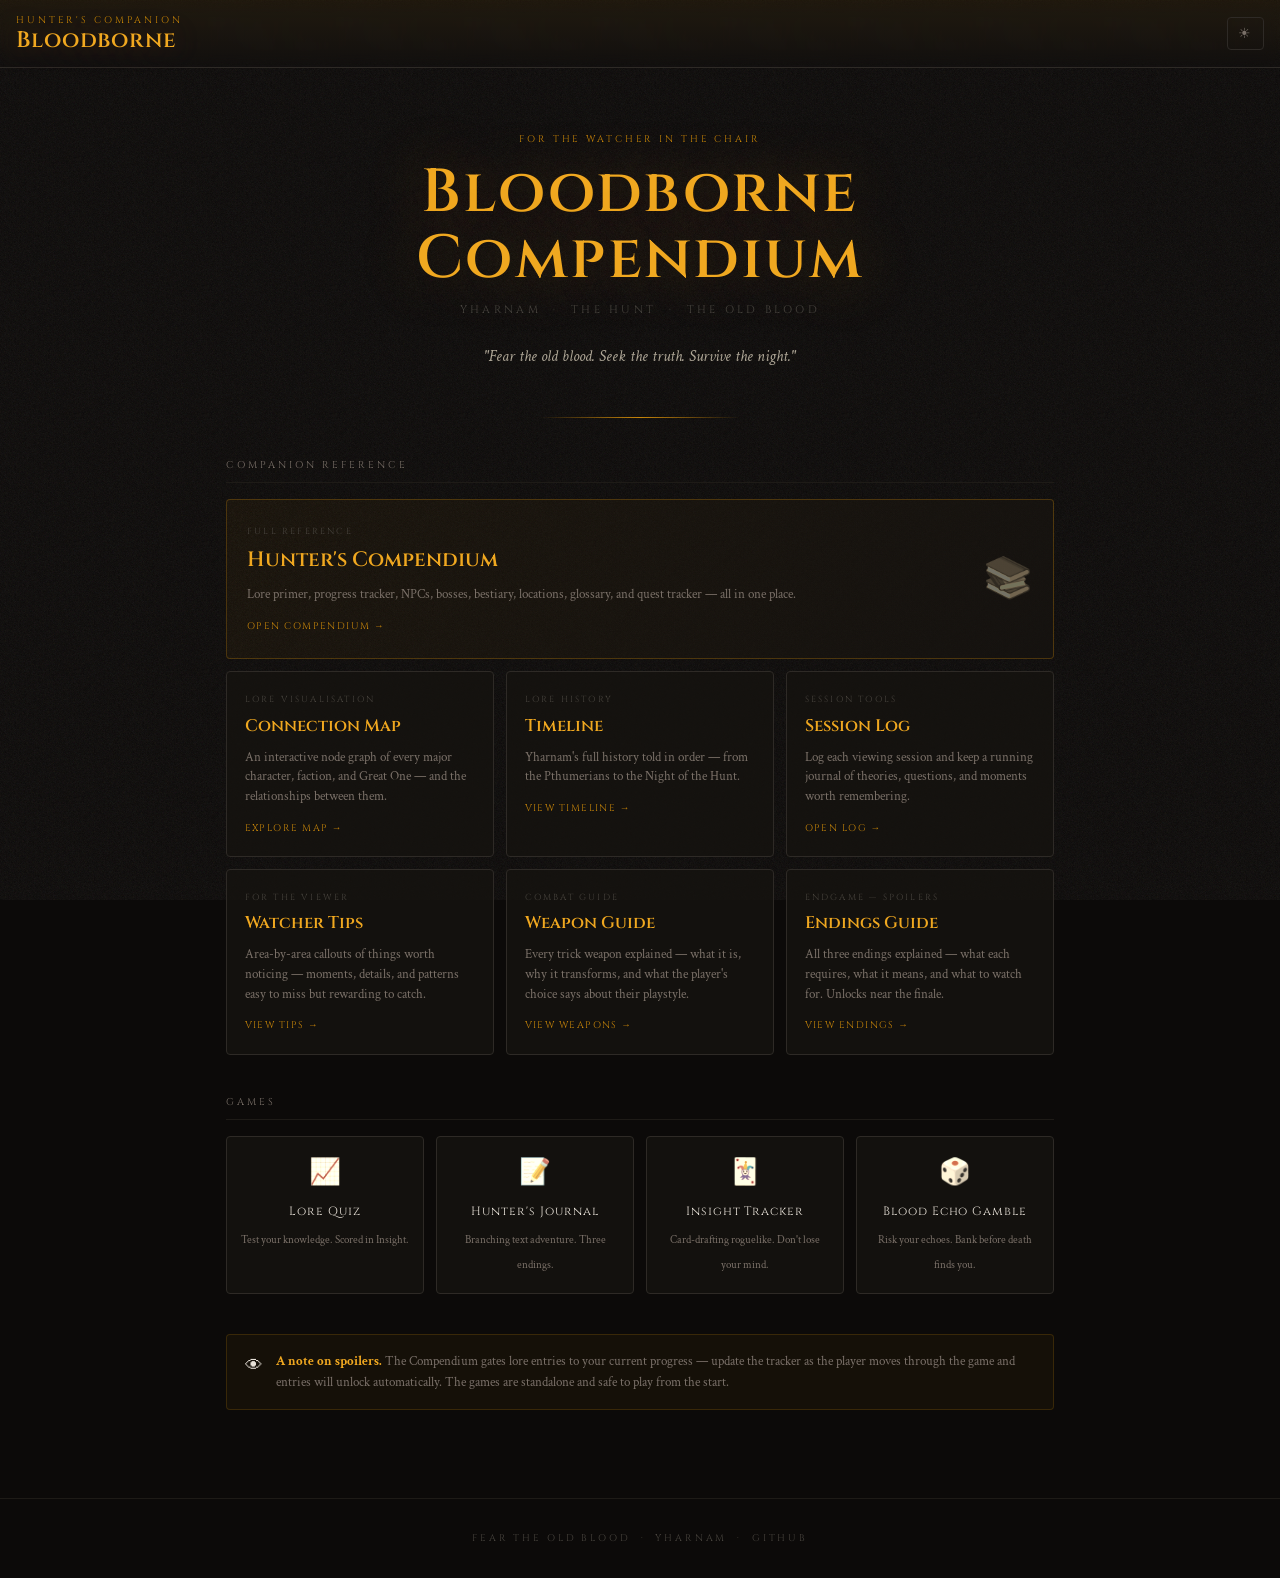
<file: index.html>
<!DOCTYPE html>
<html lang="en">
<head>
<meta charset="UTF-8">
<meta name="viewport" content="width=device-width, initial-scale=1.0">
<title>Bloodborne Compendium</title>
<link rel="stylesheet" href="shared.css">
<style>
.hero {
  text-align: center;
  padding: 4rem 1rem 3rem;
  position: relative;
}
.hero::after {
  content: '';
  position: absolute;
  bottom: 0; left: 50%;
  transform: translateX(-50%);
  width: 200px; height: 1px;
  background: linear-gradient(to right, transparent, var(--accent), transparent);
}
.hero-eyebrow { display: block; margin-bottom: 0.75rem; }
.hero-title {
  font-size: clamp(2.2rem, 6vw, 3.8rem);
  color: var(--accent-s);
  text-shadow: 0 0 60px rgba(200,134,10,0.35);
  line-height: 1.1;
  margin-bottom: 0.5rem;
}
.hero-sub {
  color: var(--text-faint);
  font-size: 0.68rem;
  letter-spacing: 0.3em;
  font-family: var(--font-display);
  text-transform: uppercase;
}
.hero-tagline {
  margin-top: 1.5rem;
  color: var(--text-mid);
  font-size: 1rem;
  font-style: italic;
  max-width: 440px;
  margin-left: auto;
  margin-right: auto;
  line-height: 1.7;
}
.nav-section { padding: 2.5rem 1rem; max-width: 860px; margin: 0 auto; }
.nav-section-title {
  font-size: 0.62rem;
  letter-spacing: 0.3em;
  text-transform: uppercase;
  color: var(--text-dim);
  font-family: var(--font-display);
  margin-bottom: 1rem;
  padding-bottom: 0.5rem;
  border-bottom: 1px solid var(--border-sub);
}
.nav-grid { display: grid; grid-template-columns: repeat(auto-fill, minmax(240px, 1fr)); gap: 0.75rem; }
.nav-card {
  border: 1px solid var(--border);
  border-radius: var(--radius);
  background: var(--surface);
  padding: 1.25rem 1.1rem;
  text-decoration: none;
  display: block;
  transition: border-color var(--transition), background var(--transition), transform var(--transition);
  position: relative;
  overflow: hidden;
}
.nav-card::before {
  content: '';
  position: absolute;
  inset: 0;
  background: linear-gradient(135deg, var(--accent-dim), transparent 60%);
  opacity: 0;
  transition: opacity var(--transition);
}
.nav-card:hover { border-color: var(--accent); transform: translateY(-2px); }
.nav-card:hover::before { opacity: 1; }
.nav-card-label {
  font-size: 0.55rem;
  letter-spacing: 0.25em;
  text-transform: uppercase;
  color: var(--text-faint);
  font-family: var(--font-display);
  margin-bottom: 0.4rem;
  display: block;
}
.nav-card-title {
  font-family: var(--font-display);
  font-size: 1.05rem;
  font-weight: 600;
  color: var(--accent-s);
  margin-bottom: 0.5rem;
  display: block;
}
.nav-card-desc { font-size: 0.8rem; color: var(--text-dim); line-height: 1.55; }
.nav-card-arrow {
  display: block;
  margin-top: 0.85rem;
  font-size: 0.6rem;
  letter-spacing: 0.15em;
  text-transform: uppercase;
  color: var(--accent);
  font-family: var(--font-display);
  transition: letter-spacing var(--transition);
}
.nav-card:hover .nav-card-arrow { letter-spacing: 0.25em; }
.nav-card.featured {
  grid-column: 1 / -1;
  display: grid;
  grid-template-columns: 1fr auto;
  align-items: center;
  gap: 1rem;
  padding: 1.5rem 1.25rem;
  border-color: rgba(200,134,10,0.3);
  background: linear-gradient(135deg, rgba(200,134,10,0.06), var(--surface));
}
.nav-card.featured .nav-card-title { font-size: 1.3rem; }
.nav-card.featured .featured-icon { font-size: 2.5rem; opacity: 0.4; filter: sepia(1); }
.games-grid {
  display: grid;
  grid-template-columns: repeat(2, 1fr);
  gap: 0.75rem;
}
@media (min-width: 600px) { .games-grid { grid-template-columns: repeat(4, 1fr); } }
.game-card {
  border: 1px solid var(--border);
  border-radius: var(--radius);
  background: var(--surface);
  padding: 1rem 0.85rem;
  text-decoration: none;
  display: block;
  text-align: center;
  transition: border-color var(--transition), background var(--transition), transform var(--transition);
}
.game-card:hover { border-color: var(--accent); transform: translateY(-2px); background: var(--accent-dim); }
.game-card-icon { font-size: 1.6rem; display: block; margin-bottom: 0.5rem; filter: sepia(0.5); }
.game-card-title { font-family: var(--font-display); font-size: 0.75rem; letter-spacing: 0.08em; color: var(--text); display: block; margin-bottom: 0.3rem; }
.game-card-desc { font-size: 0.68rem; color: var(--text-dim); line-height: 1.45; }
.watcher-note { max-width: 860px; margin: 0 auto; padding: 0 1rem 2.5rem; }
.watcher-note-inner {
  border: 1px solid rgba(200,134,10,0.2);
  border-radius: var(--radius);
  background: rgba(200,134,10,0.05);
  padding: 1rem 1.1rem;
  display: flex;
  gap: 0.85rem;
  align-items: flex-start;
}
.watcher-note-icon { font-size: 1.1rem; flex-shrink: 0; margin-top: 0.1rem; }
.watcher-note-text { font-size: 0.82rem; color: var(--text-dim); line-height: 1.6; }
.watcher-note-text strong { color: var(--accent-s); }
</style>
</head>
<body>

<header class="site-header">
  <div class="brand">
    <span class="eyebrow">Hunter's Companion</span>
    <h1>Bloodborne</h1>
  </div>
  <div class="header-controls">
    <button class="btn btn-icon" id="themeToggle" title="Toggle theme">&#9728;</button>
  </div>
</header>

<section class="hero">
  <span class="eyebrow hero-eyebrow">For the Watcher in the Chair</span>
  <h1 class="hero-title">Bloodborne<br>Compendium</h1>
  <p class="hero-sub">Yharnam &nbsp;&middot;&nbsp; The Hunt &nbsp;&middot;&nbsp; The Old Blood</p>
  <p class="hero-tagline">"Fear the old blood. Seek the truth. Survive the night."</p>
</section>

<section class="nav-section">
  <p class="nav-section-title">Companion Reference</p>
  <div class="nav-grid">
    <a href="compendium.html" class="nav-card featured">
      <div>
        <span class="nav-card-label">Full Reference</span>
        <span class="nav-card-title">Hunter's Compendium</span>
        <p class="nav-card-desc">Lore primer, progress tracker, NPCs, bosses, bestiary, locations, glossary, and quest tracker — all in one place.</p>
        <span class="nav-card-arrow">Open Compendium &rarr;</span>
      </div>
      <span class="featured-icon">&#128218;</span>
    </a>
    <a href="connection-map.html" class="nav-card">
      <span class="nav-card-label">Lore Visualisation</span>
      <span class="nav-card-title">Connection Map</span>
      <p class="nav-card-desc">An interactive node graph of every major character, faction, and Great One — and the relationships between them.</p>
      <span class="nav-card-arrow">Explore Map &rarr;</span>
    </a>
    <a href="timeline.html" class="nav-card">
      <span class="nav-card-label">Lore History</span>
      <span class="nav-card-title">Timeline</span>
      <p class="nav-card-desc">Yharnam's full history told in order — from the Pthumerians to the Night of the Hunt.</p>
      <span class="nav-card-arrow">View Timeline &rarr;</span>
    </a>
    <a href="session.html" class="nav-card">
      <span class="nav-card-label">Session Tools</span>
      <span class="nav-card-title">Session Log</span>
      <p class="nav-card-desc">Log each viewing session and keep a running journal of theories, questions, and moments worth remembering.</p>
      <span class="nav-card-arrow">Open Log &rarr;</span>
    </a>
    <a href="watcher-tips.html" class="nav-card">
      <span class="nav-card-label">For the Viewer</span>
      <span class="nav-card-title">Watcher Tips</span>
      <p class="nav-card-desc">Area-by-area callouts of things worth noticing — moments, details, and patterns easy to miss but rewarding to catch.</p>
      <span class="nav-card-arrow">View Tips &rarr;</span>
    </a>
    <a href="weapons.html" class="nav-card">
      <span class="nav-card-label">Combat Guide</span>
      <span class="nav-card-title">Weapon Guide</span>
      <p class="nav-card-desc">Every trick weapon explained — what it is, why it transforms, and what the player's choice says about their playstyle.</p>
      <span class="nav-card-arrow">View Weapons &rarr;</span>
    </a>
    <a href="endings.html" class="nav-card">
      <span class="nav-card-label">Endgame &mdash; Spoilers</span>
      <span class="nav-card-title">Endings Guide</span>
      <p class="nav-card-desc">All three endings explained — what each requires, what it means, and what to watch for. Unlocks near the finale.</p>
      <span class="nav-card-arrow">View Endings &rarr;</span>
    </a>
  </div>
</section>

<section class="nav-section" style="padding-top:0">
  <p class="nav-section-title">Games</p>
  <div class="games-grid">
    <a href="games/quiz.html" class="game-card">
      <span class="game-card-icon">&#128200;</span>
      <span class="game-card-title">Lore Quiz</span>
      <span class="game-card-desc">Test your knowledge. Scored in Insight.</span>
    </a>
    <a href="games/journal.html" class="game-card">
      <span class="game-card-icon">&#128221;</span>
      <span class="game-card-title">Hunter's Journal</span>
      <span class="game-card-desc">Branching text adventure. Three endings.</span>
    </a>
    <a href="games/insight.html" class="game-card">
      <span class="game-card-icon">&#127183;</span>
      <span class="game-card-title">Insight Tracker</span>
      <span class="game-card-desc">Card-drafting roguelike. Don't lose your mind.</span>
    </a>
    <a href="games/gamble.html" class="game-card">
      <span class="game-card-icon">&#127922;</span>
      <span class="game-card-title">Blood Echo Gamble</span>
      <span class="game-card-desc">Risk your echoes. Bank before death finds you.</span>
    </a>
  </div>
</section>

<div class="watcher-note">
  <div class="watcher-note-inner">
    <span class="watcher-note-icon">&#128065;</span>
    <p class="watcher-note-text">
      <strong>A note on spoilers.</strong> The Compendium gates lore entries to your current progress &mdash; update the tracker as the player moves through the game and entries will unlock automatically. The games are standalone and safe to play from the start.
    </p>
  </div>
</div>

<footer class="site-footer">
  Fear the Old Blood &nbsp;&middot;&nbsp; Yharnam &nbsp;&middot;&nbsp;
  <a href="https://github.com/teek88x-blip/Bloodborne-Compendium" style="color:var(--text-faint)">GitHub</a>
</footer>

<script>
(function(){
  var toggle = document.getElementById('themeToggle');
  var saved = localStorage.getItem('bb-theme') || 'dark';
  if(saved === 'light'){
    document.documentElement.setAttribute('data-theme','light');
    toggle.textContent = '\uD83C\uDF19';
  }
  toggle.addEventListener('click', function(){
    var isLight = document.documentElement.getAttribute('data-theme') === 'light';
    if(isLight){
      document.documentElement.removeAttribute('data-theme');
      toggle.textContent = '\u2600';
      localStorage.setItem('bb-theme','dark');
    } else {
      document.documentElement.setAttribute('data-theme','light');
      toggle.textContent = '\uD83C\uDF19';
      localStorage.setItem('bb-theme','light');
    }
  });
})();
</script>
</body>
</html>
</file>
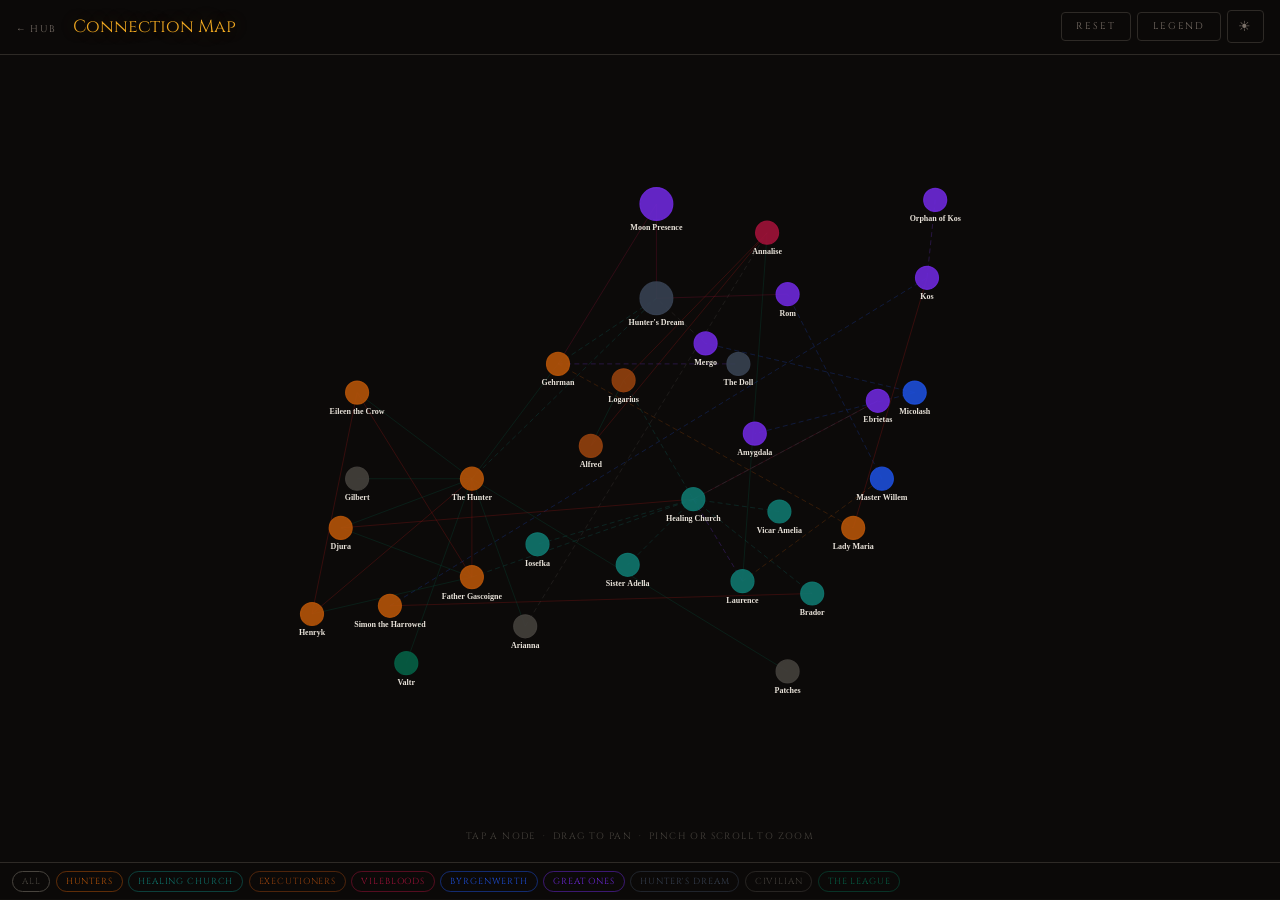
<file: connection-map.html>
<!DOCTYPE html>
<html lang="en">
<head>
<meta charset="UTF-8">
<meta name="viewport" content="width=device-width, initial-scale=1.0">
<title>Connection Map — Bloodborne</title>
<link rel="stylesheet" href="shared.css">
<style>
body{overflow:hidden}
.map-header{position:fixed;top:0;left:0;right:0;z-index:100;display:flex;justify-content:space-between;align-items:center;padding:0.65rem 1rem;background:rgba(12,10,9,0.92);border-bottom:1px solid var(--border);backdrop-filter:blur(8px)}
.map-controls{display:flex;gap:0.4rem;align-items:center;flex-wrap:wrap}
#mapCanvas{position:fixed;top:0;left:0;cursor:grab;touch-action:none}
#mapCanvas.dragging{cursor:grabbing}
.filter-bar{position:fixed;bottom:0;left:0;right:0;z-index:100;display:flex;gap:0.35rem;padding:0.5rem 0.75rem;background:rgba(12,10,9,0.92);border-top:1px solid var(--border);overflow-x:auto;scrollbar-width:none;backdrop-filter:blur(8px)}
.filter-bar::-webkit-scrollbar{display:none}
.filter-btn{font-family:var(--font-display);font-size:0.55rem;letter-spacing:0.1em;text-transform:uppercase;padding:0.22rem 0.55rem;border-radius:9999px;border:1px solid;background:transparent;cursor:pointer;white-space:nowrap;transition:all 0.15s}
.detail-panel{position:fixed;bottom:0;left:0;right:0;z-index:200;background:rgba(10,8,7,0.97);border-top:1px solid var(--border);padding:0.85rem 1rem;transform:translateY(100%);transition:transform 0.25s ease;max-height:50vh;overflow-y:auto;backdrop-filter:blur(12px)}
.detail-panel.visible{transform:translateY(0)}
.detail-panel-title{font-family:var(--font-display);font-size:1rem;font-weight:600;margin-bottom:0.1rem}
.detail-panel-faction{font-size:0.6rem;letter-spacing:0.15em;text-transform:uppercase;font-family:var(--font-display);margin-bottom:0.5rem}
.detail-panel-desc{font-size:0.82rem;color:var(--text-mid);line-height:1.6;margin-bottom:0.65rem}
.connections-title{font-size:0.58rem;letter-spacing:0.2em;text-transform:uppercase;color:var(--text-faint);font-family:var(--font-display);margin-bottom:0.4rem}
.conn-chips{display:flex;flex-wrap:wrap;gap:0.3rem}
.conn-chip{font-size:0.65rem;padding:0.2rem 0.55rem;border-radius:3px;border:1px solid;cursor:pointer;transition:opacity 0.15s;font-family:var(--font-body)}
.conn-chip:hover{opacity:0.75}
.close-btn{position:absolute;top:0.7rem;right:0.85rem;background:none;border:none;cursor:pointer;color:var(--text-dim);font-size:1rem;line-height:1}
.instructions{position:fixed;bottom:3.5rem;left:50%;transform:translateX(-50%);font-size:0.58rem;letter-spacing:0.15em;color:var(--text-faint);font-family:var(--font-display);text-transform:uppercase;pointer-events:none;white-space:nowrap;transition:opacity 0.3s}
.legend-panel{position:fixed;top:4.5rem;right:0.75rem;z-index:150;background:rgba(10,8,7,0.96);border:1px solid var(--border);border-radius:var(--radius);padding:0.75rem;min-width:170px;display:none}
.legend-panel.visible{display:block}
.legend-title{font-size:0.58rem;letter-spacing:0.2em;text-transform:uppercase;color:var(--accent);font-family:var(--font-display);margin-bottom:0.5rem}
.legend-row{display:flex;align-items:center;gap:0.5rem;margin-bottom:0.3rem}
.legend-line{width:24px;height:0;border-bottom:1.5px solid}
.legend-dot{width:10px;height:10px;border-radius:50%;border:1.5px solid;flex-shrink:0}
.legend-label{font-size:0.68rem;color:var(--text-mid)}
</style>
</head>
<body>

<header class="map-header">
  <div>
    <a href="index.html" style="font-size:0.6rem;letter-spacing:0.15em;text-transform:uppercase;font-family:var(--font-display);color:var(--text-dim);text-decoration:none">&larr; Hub</a>
    <span style="font-family:var(--font-display);font-size:1.1rem;color:var(--accent-s);margin-left:0.75rem;text-shadow:0 0 20px rgba(200,134,10,0.3)">Connection Map</span>
  </div>
  <div class="map-controls">
    <button class="btn" onclick="resetView()">Reset</button>
    <button class="btn" id="legendBtn" onclick="toggleLegend()">Legend</button>
    <button class="btn btn-icon" id="themeToggle">&#9728;</button>
  </div>
</header>

<canvas id="mapCanvas"></canvas>

<div class="legend-panel" id="legendPanel">
  <div class="legend-title">Edge Types</div>
  <div id="legendEdges"></div>
  <div class="legend-title" style="margin-top:0.6rem">Factions</div>
  <div id="legendFactions"></div>
</div>

<div class="filter-bar" id="filterBar">
  <button class="filter-btn" data-faction="all" style="border-color:var(--text-faint);color:var(--text-faint)" onclick="setFilter('all')">All</button>
</div>

<p class="instructions" id="instructions">Tap a node &nbsp;&middot;&nbsp; Drag to pan &nbsp;&middot;&nbsp; Pinch or scroll to zoom</p>

<div class="detail-panel" id="detailPanel">
  <button class="close-btn" onclick="closeDetail()">&#10005;</button>
  <div class="detail-panel-title" id="dpTitle"></div>
  <div class="detail-panel-faction" id="dpFaction"></div>
  <div class="detail-panel-desc" id="dpDesc"></div>
  <div class="connections-title">Connections</div>
  <div class="conn-chips" id="dpChips"></div>
</div>

<script>
var FACTIONS={
  hunters:{label:"Hunters",color:"#b45309",glow:"#f59e0b"},
  church:{label:"Healing Church",color:"#0f766e",glow:"#2dd4bf"},
  executors:{label:"Executioners",color:"#92400e",glow:"#d97706"},
  vilebloods:{label:"Vilebloods",color:"#9f1239",glow:"#fb7185"},
  byrgen:{label:"Byrgenwerth",color:"#1d4ed8",glow:"#60a5fa"},
  great:{label:"Great Ones",color:"#6d28d9",glow:"#a78bfa"},
  dream:{label:"Hunter's Dream",color:"#374151",glow:"#9ca3af"},
  civilian:{label:"Civilian",color:"#44403c",glow:"#a8a29e"},
  league:{label:"The League",color:"#065f46",glow:"#34d399"}
};
var EDGE_TYPES={
  control:{color:"#9f1239",dash:false,label:"Controls"},
  created:{color:"#7c3aed",dash:true,label:"Created"},
  ally:{color:"#065f46",dash:false,label:"Allied"},
  enemy:{color:"#b91c1c",dash:false,label:"Hostile"},
  service:{color:"#0f766e",dash:true,label:"Serves"},
  mentor:{color:"#b45309",dash:true,label:"Mentor"},
  research:{color:"#1d4ed8",dash:true,label:"Studied"},
  lore:{color:"#57534e",dash:true,label:"Lore link"}
};
var NODES=[
  {id:"moon",label:"Moon Presence",f:"great",x:520,y:80,desc:"The entity that traps Gehrman in the Dream. Possibly the source of the Hunter's power. Its motives are unknowable."},
  {id:"rom",label:"Rom",f:"great",x:680,y:190,desc:"The Vacuous Spider. Maintains the veil that hides the truth of the Blood Moon from the waking world."},
  {id:"ebrietas",label:"Ebrietas",f:"great",x:790,y:320,desc:"Daughter of the Cosmos. Left behind by the Great Ones; the Healing Church hid and worshipped her in secret."},
  {id:"amygdala",label:"Amygdala",f:"great",x:640,y:360,desc:"A Great One lurking in plain sight across Yharnam. Only those with sufficient Insight can perceive it."},
  {id:"mergo",label:"Mergo",f:"great",x:580,y:250,desc:"An infant Great One whose crying echoes through the Nightmare of Mensis. Silencing it ends the Hunt."},
  {id:"kos",label:"Kos",f:"great",x:850,y:170,desc:"A Great One found dead in the Fishing Hamlet. Her orphan carries her grief and her legacy."},
  {id:"orphan",label:"Orphan of Kos",f:"great",x:860,y:75,desc:"Child of the Great One Kos. Born from her washed-up corpse. Its grief and rage shape the Fishing Hamlet."},
  {id:"dream",label:"Hunter's Dream",f:"dream",x:520,y:195,desc:"The liminal space between life and death where Hunters revive. Created by the Moon Presence's pact with Gehrman."},
  {id:"gehrman",label:"Gehrman",f:"hunters",x:400,y:275,desc:"The First Hunter. Trapped in the Dream as its caretaker. Melancholy, paternal, and hiding something enormous."},
  {id:"doll",label:"The Doll",f:"dream",x:620,y:275,desc:"Created by Gehrman. Levels the Hunter by channelling the echoes of the dead. Warm, gentle, unknowably strange."},
  {id:"hunter",label:"The Hunter",f:"hunters",x:295,y:415,desc:"A stranger who arrived in Yharnam for blood ministration. Now trapped in the Hunt. That is you."},
  {id:"eileen",label:"Eileen the Crow",f:"hunters",x:155,y:310,desc:"Hunter of Hunters — a covenant dedicated to mercifully killing hunters who have gone mad with bloodlust."},
  {id:"djura",label:"Djura",f:"hunters",x:135,y:475,desc:"Old Hunter atop a tower in Old Yharnam. Defends the beasts. Believes they are still people. He might not be wrong."},
  {id:"maria",label:"Lady Maria",f:"hunters",x:760,y:475,desc:"Gehrman's finest student. Haunted by what happened at the Fishing Hamlet. Her guilt defines her arc in the DLC."},
  {id:"gascoigne",label:"Father Gascoigne",f:"hunters",x:295,y:535,desc:"A hunter who lost himself to the Hunt. His family is in Yharnam. His transformation is one of the game's first warnings."},
  {id:"simon",label:"Simon the Harrowed",f:"hunters",x:195,y:570,desc:"An Old Hunter who seeks the truth behind the Fishing Hamlet massacre. Hunted by Brador for what he knows."},
  {id:"church",label:"Healing Church",f:"church",x:565,y:440,desc:"The institution built on blood ministration. Evolved from Byrgenwerth's research. Hides enormous secrets behind its charity."},
  {id:"laurence",label:"Laurence",f:"church",x:625,y:540,desc:"The First Vicar — the man who founded the Healing Church and split from Master Willem, taking the Old Blood with him."},
  {id:"amelia",label:"Vicar Amelia",f:"church",x:670,y:455,desc:"Leader of the Healing Church in-game. Prays obsessively even as she transforms into a beast. Her faith is real."},
  {id:"adella",label:"Sister Adella",f:"church",x:485,y:520,desc:"A Church nurse. Devoted, unstable, and capable of violence if her faith in the blood is threatened."},
  {id:"iosefka",label:"Iosefka",f:"church",x:375,y:495,desc:"Runs the clinic near the start. Her questline reveals what the Church does with the people it saves."},
  {id:"brador",label:"Brador",f:"church",x:710,y:555,desc:"The Church's secret assassin. Sent to silence those who learn too much. Wears a beast-skin cloak."},
  {id:"alfred",label:"Alfred",f:"executors",x:440,y:375,desc:"Hunter of the Executioners — a splinter order dedicated to hunting Vilebloods. Warm, helpful, and a zealot."},
  {id:"logarius",label:"Logarius",f:"executors",x:480,y:295,desc:"Led the Executioners against Cainhurst. Sacrificed himself to seal Annalise away forever."},
  {id:"annalise",label:"Annalise",f:"vilebloods",x:655,y:115,desc:"Immortal Queen of Cainhurst. Sealed behind Logarius's corpse. The last Vileblood."},
  {id:"willem",label:"Master Willem",f:"byrgen",x:795,y:415,desc:"Founder of Byrgenwerth. Sought to become a Great One through eyes. Laurence was his student."},
  {id:"micolash",label:"Micolash",f:"byrgen",x:835,y:310,desc:"Host of the Nightmare. A Mensis scholar who trapped himself in a dream to meet the Great Ones. He got what he wanted."},
  {id:"gilbert",label:"Gilbert",f:"civilian",x:155,y:415,desc:"Came to Yharnam for the blood cure. Friendly, helpful, and dying. One of the few voices of warmth in the game."},
  {id:"arianna",label:"Arianna",f:"civilian",x:360,y:595,desc:"A woman of the night in Cathedral Ward. Sending her to safety matters more than it first appears."},
  {id:"valtr",label:"Valtr",f:"league",x:215,y:640,desc:"Master of the League. Hunts beasts with cooperators and eats the vermin he finds in their corpses."},
  {id:"henryk",label:"Henryk",f:"hunters",x:100,y:580,desc:"Gascoigne's old hunting partner. Succumbed to bloodlust and became the target of Eileen the Crow's hunt. A veteran who kept going past the point where stopping was possible."},
  {id:"patches",label:"Patches",f:"civilian",x:680,y:650,desc:"An unsavoury merchant in the Lecture Building, partially transformed into something spider-like. Recurring across FromSoftware games. Always survives."}
];
var EDGES=[
  {a:"moon",b:"dream",type:"control",label:"created & controls"},
  {a:"moon",b:"gehrman",type:"control",label:"trapped"},
  {a:"gehrman",b:"doll",type:"created",label:"created"},
  {a:"gehrman",b:"dream",type:"service",label:"caretaker of"},
  {a:"gehrman",b:"maria",type:"mentor",label:"mentor"},
  {a:"dream",b:"hunter",type:"service",label:"calls to the hunt"},
  {a:"hunter",b:"gehrman",type:"ally",label:"guided by"},
  {a:"hunter",b:"eileen",type:"ally",label:"met in Yharnam"},
  {a:"hunter",b:"gilbert",type:"ally",label:"befriended"},
  {a:"hunter",b:"gascoigne",type:"enemy",label:"fights"},
  {a:"eileen",b:"gascoigne",type:"enemy",label:"came to kill"},
  {a:"gascoigne",b:"church",type:"service",label:"former agent of"},
  {a:"church",b:"ebrietas",type:"service",label:"hid & worshipped"},
  {a:"church",b:"amelia",type:"service",label:"led by"},
  {a:"church",b:"adella",type:"service",label:"employs"},
  {a:"church",b:"iosefka",type:"service",label:"employs"},
  {a:"church",b:"brador",type:"service",label:"secret enforcer"},
  {a:"laurence",b:"church",type:"created",label:"founded"},
  {a:"laurence",b:"willem",type:"mentor",label:"student of"},
  {a:"laurence",b:"annalise",type:"ally",label:"gave blood to"},
  {a:"brador",b:"simon",type:"enemy",label:"hunts"},
  {a:"alfred",b:"logarius",type:"ally",label:"devout follower of"},
  {a:"alfred",b:"annalise",type:"enemy",label:"seeks to destroy"},
  {a:"logarius",b:"annalise",type:"enemy",label:"sealed away"},
  {a:"logarius",b:"church",type:"service",label:"acted for"},
  {a:"willem",b:"rom",type:"research",label:"may have created"},
  {a:"micolash",b:"mergo",type:"research",label:"sought contact with"},
  {a:"micolash",b:"amygdala",type:"research",label:"prayed to"},
  {a:"rom",b:"dream",type:"control",label:"veils"},
  {a:"ebrietas",b:"church",type:"control",label:"empowered"},
  {a:"kos",b:"orphan",type:"created",label:"mother of"},
  {a:"maria",b:"kos",type:"enemy",label:"participated in massacre"},
  {a:"simon",b:"kos",type:"research",label:"investigates fate of"},
  {a:"mergo",b:"dream",type:"lore",label:"cries within"},
  {a:"arianna",b:"annalise",type:"lore",label:"blood descends from"},
  {a:"hunter",b:"arianna",type:"ally",label:"can rescue"},
  {a:"valtr",b:"hunter",type:"ally",label:"covenant partner"},
  {a:"djura",b:"gascoigne",type:"ally",label:"former companions"},
  {a:"djura",b:"hunter",type:"ally",label:"can become ally"},
  {a:"djura",b:"church",type:"enemy",label:"rejected their methods"},
  {a:"henryk",b:"gascoigne",type:"ally",label:"hunting partners"},
  {a:"henryk",b:"eileen",type:"enemy",label:"target of her hunt"},
  {a:"henryk",b:"hunter",type:"enemy",label:"fought in questline"},
  {a:"patches",b:"hunter",type:"ally",label:"merchant"}
];

// ─── CANVAS SETUP ────────────────────────────────────────────────────────────
var canvas=document.getElementById('mapCanvas');
var ctx=canvas.getContext('2d');
var W,H;
var pan={x:0,y:0},zoom=0.82;
var selectedId=null,hoveredId=null,filterFaction='all';
// ── Pan physics ──────────────────────────────────────────────────────────────
var dragging=false,dragStart={x:0,y:0},panStart={x:0,y:0};
var panVel={x:0,y:0},lastPanPos={x:0,y:0},lastPanTime=0;
var PAN_FRICTION=0.88,PAN_MIN=0.3;
var dragMoved=false;
var panRafId=null;

// ── Node drag & force simulation ─────────────────────────────────────────────
var draggingNode=null,nodeDragMoved=false;
// Per-node velocity for force simulation
NODES.forEach(function(n){n.vx=0;n.vy=0;});
var simRafId=null,simRunning=false;

// Force constants
var REPULSION   = 18000;   // push apart
var SPRING_LEN  = 120;     // ideal edge length
var SPRING_K    = 0.04;    // spring stiffness
var SIM_DAMPING = 0.7;     // velocity damping per tick
var SIM_MIN_VEL = 0.08;    // stop threshold
var darkMode=localStorage.getItem('bb-theme')!=='light';
var hitRadius=22;

function resize(){
  W=canvas.width=window.innerWidth;
  H=canvas.height=window.innerHeight;
  draw();
}
window.addEventListener('resize',resize);

function resetView(){pan={x:0,y:0};zoom=0.82;draw();}

// ─── THEMING ─────────────────────────────────────────────────────────────────
var tt=document.getElementById('themeToggle');
if(!darkMode){document.documentElement.setAttribute('data-theme','light');tt.textContent='\uD83C\uDF19';}
tt.addEventListener('click',function(){
  darkMode=!darkMode;
  if(darkMode){document.documentElement.removeAttribute('data-theme');tt.textContent='\u2600';localStorage.setItem('bb-theme','dark');}
  else{document.documentElement.setAttribute('data-theme','light');tt.textContent='\uD83C\uDF19';localStorage.setItem('bb-theme','light');}
  draw();
});

function bgColor(){return darkMode?'#0c0a09':'#f0ebe2';}
function nodeTextColor(){return darkMode?'#e8e2d9':'#1c1812';}

// ─── WORLD TO SCREEN ─────────────────────────────────────────────────────────
function toScreen(x,y){return{x:x*zoom+pan.x+W/2-500*zoom,y:y*zoom+pan.y+H/2-380*zoom};}
function toWorld(sx,sy){return{x:(sx-pan.x-W/2+500*zoom)/zoom,y:(sy-pan.y-H/2+380*zoom)/zoom};}

// ─── DRAW ─────────────────────────────────────────────────────────────────────
function draw(){
  ctx.clearRect(0,0,W,H);
  ctx.fillStyle=bgColor();
  ctx.fillRect(0,0,W,H);

  var focusId=selectedId||hoveredId;
  var connSet=new Set();
  if(focusId){
    EDGES.forEach(function(e){if(e.a===focusId||e.b===focusId){connSet.add(e.a);connSet.add(e.b);}});
  }

  var visNodes=filterFaction==='all'?NODES:NODES.filter(function(n){return n.f===filterFaction;});
  var visIds=new Set(visNodes.map(function(n){return n.id;}));
  var visEdges=EDGES.filter(function(e){return visIds.has(e.a)&&visIds.has(e.b);});

  // Edges
  visEdges.forEach(function(e){
    var na=NODES.find(function(n){return n.id===e.a;}),nb=NODES.find(function(n){return n.id===e.b;});
    if(!na||!nb)return;
    var sa=toScreen(na.x,na.y),sb=toScreen(nb.x,nb.y);
    var et=EDGE_TYPES[e.type]||EDGE_TYPES.lore;
    var isFocus=focusId&&(e.a===focusId||e.b===focusId);
    var isDimmed=focusId&&!isFocus;
    ctx.globalAlpha=isDimmed?0.07:isFocus?0.95:0.3;
    ctx.strokeStyle=et.color;
    ctx.lineWidth=(isFocus?2:1)*zoom;
    ctx.setLineDash(et.dash?[6*zoom,4*zoom]:[]);
    ctx.beginPath();ctx.moveTo(sa.x,sa.y);ctx.lineTo(sb.x,sb.y);ctx.stroke();
    if(isFocus&&e.label){
      var mx=(sa.x+sb.x)/2,my=(sa.y+sb.y)/2;
      ctx.globalAlpha=0.85;
      ctx.font=Math.max(9,10*zoom)+'px Palatino,serif';
      ctx.fillStyle=et.color;
      ctx.textAlign='center';
      ctx.fillText(e.label,mx,my-4*zoom);
    }
    ctx.setLineDash([]);
  });

  // Nodes
  visNodes.forEach(function(n){
    var s=toScreen(n.x,n.y);
    var fac=FACTIONS[n.f];
    var isSelected=n.id===selectedId;
    var isHovered=n.id===hoveredId;
    var isConn=connSet.has(n.id);
    var isDimmed=focusId&&!isConn&&n.id!==focusId;
    var r=(n.id==='moon'||n.id==='dream'?20:14)*zoom;
    ctx.globalAlpha=isDimmed?0.12:1;

    // Pulse ring
    if(isSelected||isHovered){
      ctx.globalAlpha=isDimmed?0:0.3;
      ctx.beginPath();ctx.arc(s.x,s.y,r+6*zoom,0,Math.PI*2);
      ctx.strokeStyle=fac.glow;ctx.lineWidth=1.5*zoom;ctx.stroke();
    }

    // Node circle
    ctx.globalAlpha=isDimmed?0.12:0.9;
    ctx.beginPath();ctx.arc(s.x,s.y,r,0,Math.PI*2);
    ctx.fillStyle=fac.color;ctx.fill();
    ctx.strokeStyle=isSelected||isHovered?fac.glow:fac.color;
    ctx.lineWidth=(isSelected?2.5:1.5)*zoom;ctx.stroke();

    // Label
    ctx.globalAlpha=isDimmed?0.12:1;
    ctx.font='bold '+Math.max(8,9*zoom)+'px Palatino,serif';
    ctx.fillStyle=nodeTextColor();
    ctx.textAlign='center';
    ctx.fillText(n.label,s.x,s.y+r+Math.max(10,12*zoom));
  });

  ctx.globalAlpha=1;
  ctx.setLineDash([]);
}

// ─── INTERACTION ─────────────────────────────────────────────────────────────
function nodeAt(sx,sy){
  var w=toWorld(sx,sy);
  for(var i=0;i<NODES.length;i++){
    var n=NODES[i];
    var dx=n.x-w.x,dy=n.y-w.y;
    var r=(n.id==='moon'||n.id==='dream'?20:14);
    if(dx*dx+dy*dy<(r+8)*(r+8))return n;
  }
  return null;
}

// ─── PAN MOMENTUM ────────────────────────────────────────────────────────────
function panLoop(){
  panVel.x*=PAN_FRICTION;panVel.y*=PAN_FRICTION;
  if(Math.abs(panVel.x)<PAN_MIN&&Math.abs(panVel.y)<PAN_MIN){
    panVel.x=0;panVel.y=0;panRafId=null;return;
  }
  pan.x+=panVel.x;pan.y+=panVel.y;
  if(!simRunning)draw();
  panRafId=requestAnimationFrame(panLoop);
}
function startPanPhysics(){
  if(panRafId)cancelAnimationFrame(panRafId);
  panRafId=requestAnimationFrame(panLoop);
}

// ─── FORCE SIMULATION ────────────────────────────────────────────────────────
function simStep(){
  var nodes=NODES;
  var edges=EDGES;
  var maxV=0;

  // Zero forces
  nodes.forEach(function(n){n.fx=0;n.fy=0;});

  // Repulsion between all pairs
  for(var i=0;i<nodes.length;i++){
    for(var j=i+1;j<nodes.length;j++){
      var a=nodes[i],b=nodes[j];
      var dx=b.x-a.x,dy=b.y-a.y;
      var dist2=dx*dx+dy*dy+0.01;
      var dist=Math.sqrt(dist2);
      var force=REPULSION/dist2;
      var fx=force*dx/dist,fy=force*dy/dist;
      a.fx-=fx;a.fy-=fy;
      b.fx+=fx;b.fy+=fy;
    }
  }

  // Spring attraction along edges
  edges.forEach(function(e){
    var a=nodes.find(function(n){return n.id===e.a;});
    var b=nodes.find(function(n){return n.id===e.b;});
    if(!a||!b)return;
    var dx=b.x-a.x,dy=b.y-a.y;
    var dist=Math.sqrt(dx*dx+dy*dy)+0.01;
    var stretch=dist-SPRING_LEN;
    var force=SPRING_K*stretch;
    var fx=force*dx/dist,fy=force*dy/dist;
    if(a!==draggingNode){a.fx+=fx;a.fy+=fy;}
    if(b!==draggingNode){b.fx-=fx;b.fy-=fy;}
  });

  // Integrate
  nodes.forEach(function(n){
    if(n===draggingNode)return;
    n.vx=(n.vx+n.fx)*SIM_DAMPING;
    n.vy=(n.vy+n.fy)*SIM_DAMPING;
    n.x+=n.vx;
    n.y+=n.vy;
    var v=Math.abs(n.vx)+Math.abs(n.vy);
    if(v>maxV)maxV=v;
  });

  draw();

  if(maxV>SIM_MIN_VEL||draggingNode){
    simRafId=requestAnimationFrame(simStep);
  } else {
    simRunning=false;simRafId=null;
    // Dampen all remaining velocities to zero
    nodes.forEach(function(n){n.vx=0;n.vy=0;});
    draw();
  }
}

function startSim(){
  if(simRafId)cancelAnimationFrame(simRafId);
  simRunning=true;
  simRafId=requestAnimationFrame(simStep);
}

function stopSim(){
  if(simRafId){cancelAnimationFrame(simRafId);simRafId=null;}
  simRunning=false;
}

// ─── MOUSE ────────────────────────────────────────────────────────────────────
canvas.addEventListener('mousedown',function(e){
  if(panRafId){cancelAnimationFrame(panRafId);panRafId=null;}
  panVel.x=0;panVel.y=0;
  var n=nodeAt(e.clientX,e.clientY);
  if(n){
    draggingNode=n;nodeDragMoved=false;
    dragStart={x:e.clientX,y:e.clientY};
    // Pin this node while dragging
    n.vx=0;n.vy=0;
    if(!simRunning)startSim();
    return;
  }
  dragging=true;dragMoved=false;
  canvas.classList.add('dragging');
  dragStart={x:e.clientX,y:e.clientY};
  panStart={x:pan.x,y:pan.y};
  lastPanPos={x:e.clientX,y:e.clientY};
  lastPanTime=Date.now();
});

canvas.addEventListener('mousemove',function(e){
  if(draggingNode){
    var dx=e.clientX-dragStart.x,dy=e.clientY-dragStart.y;
    if(!nodeDragMoved&&Math.sqrt(dx*dx+dy*dy)>4)nodeDragMoved=true;
    if(nodeDragMoved){
      var w=toWorld(e.clientX,e.clientY);
      draggingNode.x=w.x;draggingNode.y=w.y;
      draggingNode.vx=0;draggingNode.vy=0;
      canvas.style.cursor='grabbing';
    }
    return;
  }
  if(dragging){
    var now=Date.now();
    var dt=Math.max(1,now-lastPanTime);
    panVel.x=(e.clientX-lastPanPos.x)*(16/dt);
    panVel.y=(e.clientY-lastPanPos.y)*(16/dt);
    lastPanPos={x:e.clientX,y:e.clientY};
    lastPanTime=now;
    pan.x=panStart.x+(e.clientX-dragStart.x);
    pan.y=panStart.y+(e.clientY-dragStart.y);
    dragMoved=true;
    if(!simRunning)draw();
    return;
  }
  var n=nodeAt(e.clientX,e.clientY);
  var newH=n?n.id:null;
  if(newH!==hoveredId){hoveredId=newH;canvas.style.cursor=n?'pointer':'grab';if(!simRunning)draw();}
});

canvas.addEventListener('mouseup',function(){
  if(draggingNode){
    if(!nodeDragMoved)selectNode(draggingNode.id);
    else startSim(); // release — let sim settle
    canvas.style.cursor='grab';
    draggingNode=null;nodeDragMoved=false;
    return;
  }
  if(dragging){
    dragging=false;canvas.classList.remove('dragging');
    if(!dragMoved&&selectedId){closeDetail();return;}
    startPanPhysics();
  }
});

canvas.addEventListener('mouseleave',function(){
  if(draggingNode){startSim();draggingNode=null;nodeDragMoved=false;}
  if(dragging){dragging=false;canvas.classList.remove('dragging');startPanPhysics();}
});

canvas.addEventListener('wheel',function(e){
  e.preventDefault();
  var f=e.deltaY<0?1.08:0.93;
  zoom=Math.min(2.5,Math.max(0.25,zoom*f));
  if(!simRunning)draw();
},{passive:false});

// ─── TOUCH ────────────────────────────────────────────────────────────────────
var touches={};
canvas.addEventListener('touchstart',function(e){
  e.preventDefault();
  if(panRafId){cancelAnimationFrame(panRafId);panRafId=null;}
  panVel.x=0;panVel.y=0;
  if(e.touches.length===1){
    var t=e.touches[0];
    dragMoved=false;nodeDragMoved=false;
    touches.startTime=Date.now();
    var n=nodeAt(t.clientX,t.clientY);
    if(n){
      draggingNode=n;
      dragStart={x:t.clientX,y:t.clientY};
      n.vx=0;n.vy=0;
      if(!simRunning)startSim();
      return;
    }
    dragging=true;
    dragStart={x:t.clientX,y:t.clientY};
    panStart={x:pan.x,y:pan.y};
    lastPanPos={x:t.clientX,y:t.clientY};
    lastPanTime=Date.now();
  } else if(e.touches.length===2){
    dragging=false;draggingNode=null;
    var dx=e.touches[0].clientX-e.touches[1].clientX;
    var dy=e.touches[0].clientY-e.touches[1].clientY;
    touches.pinchDist=Math.sqrt(dx*dx+dy*dy);
    touches.pinchZoom=zoom;
  }
},{passive:false});

canvas.addEventListener('touchmove',function(e){
  e.preventDefault();
  if(e.touches.length===1){
    var t=e.touches[0];
    if(draggingNode){
      var dx=t.clientX-dragStart.x,dy=t.clientY-dragStart.y;
      if(!nodeDragMoved&&Math.sqrt(dx*dx+dy*dy)>6)nodeDragMoved=true;
      if(nodeDragMoved){
        var w=toWorld(t.clientX,t.clientY);
        draggingNode.x=w.x;draggingNode.y=w.y;
        draggingNode.vx=0;draggingNode.vy=0;
      }
      return;
    }
    if(dragging){
      var now=Date.now();
      var dt=Math.max(1,now-lastPanTime);
      panVel.x=(t.clientX-lastPanPos.x)*(16/dt);
      panVel.y=(t.clientY-lastPanPos.y)*(16/dt);
      lastPanPos={x:t.clientX,y:t.clientY};
      lastPanTime=now;
      pan.x=panStart.x+(t.clientX-dragStart.x);
      pan.y=panStart.y+(t.clientY-dragStart.y);
      dragMoved=true;
      if(!simRunning)draw();
    }
  } else if(e.touches.length===2&&touches.pinchDist){
    var dx=e.touches[0].clientX-e.touches[1].clientX;
    var dy=e.touches[0].clientY-e.touches[1].clientY;
    var dist=Math.sqrt(dx*dx+dy*dy);
    zoom=Math.min(2.5,Math.max(0.25,touches.pinchZoom*(dist/touches.pinchDist)));
    if(!simRunning)draw();
  }
},{passive:false});

canvas.addEventListener('touchend',function(e){
  if(draggingNode){
    var elapsed=Date.now()-(touches.startTime||0);
    if(!nodeDragMoved&&elapsed<250)selectNode(draggingNode.id);
    else startSim();
    draggingNode=null;nodeDragMoved=false;
    touches={};return;
  }
  if(dragging){
    dragging=false;
    var elapsed=Date.now()-(touches.startTime||0);
    if(!dragMoved&&elapsed<250&&selectedId){closeDetail();touches={};return;}
    startPanPhysics();
  }
  touches={};
});

// ─── DETAIL PANEL ─────────────────────────────────────────────────────────────
function selectNode(id){
  selectedId=selectedId===id?null:id;
  if(selectedId){
    var n=NODES.find(function(x){return x.id===id;});
    var fac=FACTIONS[n.f];
    document.getElementById('dpTitle').textContent=n.label;
    document.getElementById('dpTitle').style.color=fac.glow;
    document.getElementById('dpFaction').textContent=fac.label;
    document.getElementById('dpFaction').style.color=fac.color;
    document.getElementById('dpDesc').textContent=n.desc;
    var edges=EDGES.filter(function(e){return e.a===id||e.b===id;});
    var chips='';
    edges.forEach(function(e){
      var oid=e.a===id?e.b:e.a;
      var on=NODES.find(function(x){return x.id===oid;});
      if(!on)return;
      var et=EDGE_TYPES[e.type]||EDGE_TYPES.lore;
      var arrow=e.a===id?'&rarr;':'&larr;';
      chips+='<span class="conn-chip" style="color:'+et.color+';border-color:'+et.color+'40;background:'+et.color+'15" onclick="selectNode(\''+oid+'\')">'+arrow+' '+on.label+' <span style="opacity:0.55;font-size:0.58rem">('+e.label+')</span></span>';
    });
    document.getElementById('dpChips').innerHTML=chips||'<span style="font-size:0.75rem;color:var(--text-faint)">No direct connections</span>';
    document.getElementById('detailPanel').classList.add('visible');
    document.getElementById('instructions').style.opacity='0';
  } else {
    closeDetail();
  }
  draw();
}

function closeDetail(){selectedId=null;document.getElementById('detailPanel').classList.remove('visible');document.getElementById('instructions').style.opacity='1';draw();}

// ─── FILTER BAR ───────────────────────────────────────────────────────────────
var fb=document.getElementById('filterBar');
Object.entries(FACTIONS).forEach(function(entry){
  var key=entry[0],fac=entry[1];
  var btn=document.createElement('button');
  btn.className='filter-btn';btn.setAttribute('data-faction',key);
  btn.style.borderColor=fac.color+'80';btn.style.color=fac.color;
  btn.textContent=fac.label;
  btn.addEventListener('click',function(){setFilter(key);});
  fb.appendChild(btn);
});

function setFilter(fac){
  filterFaction=fac;
  document.querySelectorAll('.filter-btn').forEach(function(b){
    var k=b.getAttribute('data-faction');
    var f=k==='all'?{color:'var(--text-faint)'}:FACTIONS[k];
    var isActive=k===fac;
    b.style.background=isActive?(k==='all'?'rgba(120,112,100,0.25)':FACTIONS[k].color+'25'):'transparent';
    b.style.color=isActive?(k==='all'?'var(--text)':FACTIONS[k].glow):(k==='all'?'var(--text-faint)':FACTIONS[k].color);
  });
  selectedId=null;closeDetail();draw();
}

// ─── LEGEND ───────────────────────────────────────────────────────────────────
function toggleLegend(){document.getElementById('legendPanel').classList.toggle('visible');}
function buildLegend(){
  var eh='';
  Object.entries(EDGE_TYPES).forEach(function(e){
    eh+='<div class="legend-row"><svg width="24" height="8" style="flex-shrink:0"><line x1="0" y1="4" x2="24" y2="4" stroke="'+e[1].color+'" stroke-width="1.5" stroke-dasharray="'+( e[1].dash?'5,3':'none')+'"/></svg><span class="legend-label">'+e[1].label+'</span></div>';
  });
  document.getElementById('legendEdges').innerHTML=eh;
  var fh='';
  Object.entries(FACTIONS).forEach(function(e){
    fh+='<div class="legend-row"><div class="legend-dot" style="background:'+e[1].color+';border-color:'+e[1].glow+'"></div><span class="legend-label">'+e[1].label+'</span></div>';
  });
  document.getElementById('legendFactions').innerHTML=fh;
}
buildLegend();

resize();
</script>
</body>
</html>
</file>
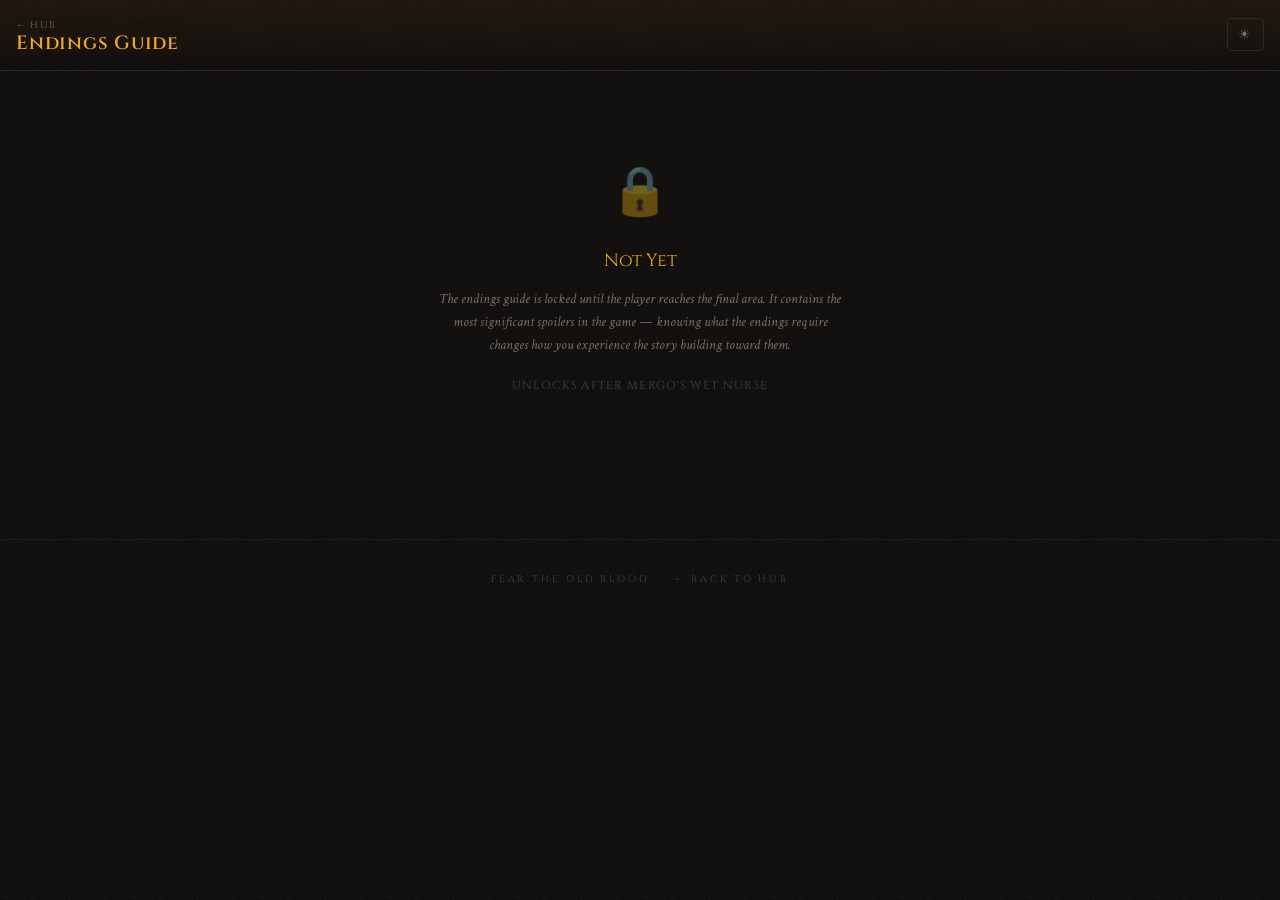
<file: endings.html>
<!DOCTYPE html>
<html lang="en">
<head>
<meta charset="UTF-8">
<meta name="viewport" content="width=device-width, initial-scale=1.0">
<title>Endings Guide — Bloodborne</title>
<link rel="stylesheet" href="shared.css">
<style>
.back-link{display:inline-flex;align-items:center;gap:0.4rem;font-size:0.6rem;letter-spacing:0.15em;text-transform:uppercase;font-family:var(--font-display);color:var(--text-dim);text-decoration:none;transition:color var(--transition)}
.back-link:hover{color:var(--accent-s)}
.lock-screen{text-align:center;padding:4rem 1rem;max-width:440px;margin:0 auto}
.lock-icon{font-size:3rem;margin-bottom:1rem;opacity:0.4}
.lock-title{font-family:var(--font-display);font-size:1.1rem;color:var(--accent-s);margin-bottom:0.75rem}
.lock-text{font-size:0.85rem;color:var(--text-dim);line-height:1.7;font-style:italic}
.lock-progress{margin-top:1.25rem;font-size:0.72rem;color:var(--text-faint);font-family:var(--font-display);letter-spacing:0.1em;text-transform:uppercase}
.ending-card{border:2px solid;border-radius:var(--radius);padding:1.25rem 1.1rem;margin-bottom:1.25rem}
.ending-number{font-size:0.58rem;letter-spacing:0.25em;text-transform:uppercase;font-family:var(--font-display);margin-bottom:0.4rem}
.ending-title{font-family:var(--font-display);font-size:1.3rem;font-weight:600;margin-bottom:0.5rem}
.ending-tagline{font-size:0.82rem;font-style:italic;margin-bottom:1rem;line-height:1.6}
.ending-section{margin-bottom:0.85rem}
.ending-section-label{font-size:0.6rem;letter-spacing:0.2em;text-transform:uppercase;font-family:var(--font-display);margin-bottom:0.3rem;opacity:0.7}
.ending-section-text{font-size:0.84rem;line-height:1.75;color:var(--text-mid)}
.ending-section-text strong{color:var(--text)}
.req-item{display:flex;gap:0.5rem;align-items:flex-start;padding:0.35rem 0;border-bottom:1px solid rgba(255,255,255,0.05);font-size:0.8rem;line-height:1.55;color:var(--text-mid)}
.req-item:last-child{border-bottom:none}
.req-icon{flex-shrink:0;margin-top:0.05rem}
.cord-section{border:1px solid;border-radius:var(--radius);padding:0.85rem;margin-top:0.85rem}
.cord-title{font-size:0.62rem;letter-spacing:0.2em;text-transform:uppercase;font-family:var(--font-display);margin-bottom:0.6rem}
.cord-item{font-size:0.78rem;color:var(--text-mid);padding:0.3rem 0;border-bottom:1px solid rgba(255,255,255,0.05);line-height:1.55;display:flex;gap:0.5rem}
.cord-item:last-child{border-bottom:none}
.intro-note{border:1px solid rgba(200,134,10,0.2);background:rgba(200,134,10,0.05);border-radius:var(--radius);padding:1rem 1.1rem;margin-bottom:1.5rem;font-size:0.82rem;color:var(--text-dim);line-height:1.7}
.intro-note strong{color:var(--accent-s)}
</style>
</head>
<body>
<header class="site-header">
  <div class="brand">
    <a href="index.html" class="back-link">&larr; Hub</a>
    <h1 style="font-size:1.2rem;margin-top:0.15rem">Endings Guide</h1>
  </div>
  <button class="btn btn-icon" id="themeToggle">&#9728;</button>
</header>

<main class="page-wrap" style="padding-top:1.25rem;padding-bottom:2rem">
  <div id="content"></div>
</main>

<footer class="site-footer">Fear the Old Blood &nbsp;&middot;&nbsp; <a href="index.html" style="color:var(--text-faint)">&larr; Back to Hub</a></footer>

<script>
var UNLOCK_AT = 24; // After Mergo's Wet Nurse

var ENDINGS = [
  {
    number:"Ending I",
    title:"Yharnam Sunrise",
    tagline:"Accept Gehrman's offer. The Hunter is freed from the Dream.",
    color:"#b45309",
    glow:"#f59e0b",
    requirements:[
      {icon:"&#128314;", text:"Simply agree when Gehrman asks you to accept death and leave the Dream."},
      {icon:"&#9989;", text:"No special preparation needed. This is the default ending."}
    ],
    what:"Gehrman has been offering hunters this exit for as long as the Dream has existed. You accept, he kills you mercifully, and you wake up in Yharnam as the sun rises — the first sunrise seen in the game. The Hunt is over for you. Gehrman remains, tending the Dream for the next hunter. The cycle continues.",
    meaning:"The sunrise ending is the bittersweet middle ground — you escape, but nothing changes. Gehrman is still trapped. The Dream continues. Yharnam continues. You leave it all behind. There is freedom in it, and a cost to that freedom. The sun is beautiful. It's the first and only time in the game the sky is anything other than night or blood.",
    watcher:"The sunrise cutscene is short but the image is striking after so many hours of darkness and red sky. Watch your player's reaction — many people feel unexpectedly moved by seeing daylight. It's a good ending. It's just not the whole story."
  },
  {
    number:"Ending II",
    title:"Honoring Wishes",
    tagline:"Refuse Gehrman. Fight for your place in the Dream — and take his.",
    color:"#7c3aed",
    glow:"#c4b5fd",
    requirements:[
      {icon:"&#9940;", text:"Refuse Gehrman's offer when he asks you to accept death."},
      {icon:"&#9876;", text:"Defeat Gehrman in combat."},
      {icon:"&#127754;", text:"The Moon Presence will then descend. Survive it."},
      {icon:"&#9940;", text:"Do NOT consume three Umbilical Cords before this fight, or a different ending triggers."}
    ],
    what:"You refuse to leave. Gehrman is devastated — he knows what refusing means, because he made the same choice once. You fight him. If you win, the Moon Presence descends to claim you as the new caretaker. You wake Gehrman from his endless dream and watch him age and crumble in the dawn light, finally free. Then you take his chair.",
    meaning:"This ending is about the cycle. Gehrman chose this path once and was trapped by it. Now you make the same choice and are trapped in turn. You freed him — that's genuine and good — but you did it by becoming what he was. The Hunt needed a caretaker. Now it has one again. The new Hunter's Dream begins.",
    watcher:"Defeating the Moon Presence is required for this ending. Watch the Gehrman waking cutscene carefully — his confusion, his relief, his dissolution. He was ancient and exhausted and he is finally done. It's one of the most quietly devastating moments in the game. Then watch where the camera cuts to, and who is sitting in the chair."
  },
  {
    number:"Ending III",
    title:"Childhood's Beginning",
    tagline:"Consume the truth. Transcend the Dream entirely.",
    color:"#6d28d9",
    glow:"#a78bfa",
    requirements:[
      {icon:"&#129514;", text:"Consume all three One Third of Umbilical Cord items before fighting Gehrman."},
      {icon:"&#9940;", text:"Refuse Gehrman's offer."},
      {icon:"&#9876;", text:"Defeat Gehrman."},
      {icon:"&#127754;", text:"When the Moon Presence descends — you now have enough truth to fight back. Defeat it."}
    ],
    what:"You have consumed three pieces of the truth of the cosmos — fragments of connection between humans and Great Ones. When the Moon Presence descends expecting to claim you, it finds something it didn't anticipate. The fight is brief. The cutscene that follows shows the Doll cradling something small and strange. You are no longer a hunter. You are no longer human. You are something the Great Ones would recognise.",
    meaning:"The transcendence ending is Bloodborne's most radical statement. The game has been about the violence of seeking knowledge — the cost of wanting to understand things beyond human comprehension. This ending says: what if the cost was paid? What if you understood enough? The answer is not human. But it is free. The Doll tends you now, as she tended Gehrman. Whether that is a good ending depends on what you value.",
    watcher:"The Doll's reaction in the final cutscene is the emotional core of this ending. Watch her face. She was made by Gehrman to keep him company in his endless imprisonment — and now she has something new to tend. The cycle is broken but something replaced it. The final image is deliberately ambiguous. Let it sit.",
    cords:[
      {icon:"&#129514;", text:"<strong>Iosefka's Cord</strong> — From the real Iosefka in her clinic, accessed via the Forbidden Woods back entrance after the Blood Moon. She is hostile. Defeat her."},
      {icon:"&#129514;", text:"<strong>Arianna's Cord</strong> — From Arianna, if she survived to the Oedon Chapel after the Blood Moon. She gives birth to something strange. The cord is nearby."},
      {icon:"&#129514;", text:"<strong>Abandoned Workshop Cord</strong> — In the Hunter's Dream itself, in the Abandoned Workshop through the door past the gravestones. Easy to miss."},
      {icon:"&#129514;", text:"<strong>Mergo's Cord</strong> — Dropped by Mergo's Wet Nurse. Only three cords are needed; this is the fourth and easiest to guarantee."}
    ]
  }
];

var currentArea = parseInt(localStorage.getItem('bb-area')||'0');

function renderLocked(){
  var remaining = UNLOCK_AT - currentArea;
  return '<div class="lock-screen">'
    + '<div class="lock-icon">&#128274;</div>'
    + '<div class="lock-title">Not Yet</div>'
    + '<p class="lock-text">The endings guide is locked until the player reaches the final area. It contains the most significant spoilers in the game — knowing what the endings require changes how you experience the story building toward them.</p>'
    + '<p class="lock-progress">Unlocks after Mergo\'s Wet Nurse</p>'
    + '</div>';
}

function renderEndings(){
  var html = '<div class="intro-note"><strong>Three endings.</strong> The choice happens at the very end of the game, after Mergo\'s Wet Nurse. Gehrman will speak to the player. What they do next determines everything. Two of the three endings require specific preparation — this guide explains what, why, and what it all means.</div>';

  ENDINGS.forEach(function(e){
    html += '<div class="ending-card" style="border-color:' + e.color + ';box-shadow:0 0 30px ' + e.color + '18">';
    html += '<div class="ending-number" style="color:' + e.color + '">' + e.number + '</div>';
    html += '<div class="ending-title" style="color:' + e.glow + '">' + e.title + '</div>';
    html += '<div class="ending-tagline" style="color:' + e.glow + '88">' + e.tagline + '</div>';

    // Requirements
    html += '<div class="ending-section"><div class="ending-section-label" style="color:' + e.color + '">Requirements</div>';
    html += '<div style="border:1px solid ' + e.color + '30;border-radius:var(--radius);padding:0.5rem 0.75rem;background:' + e.color + '08">';
    e.requirements.forEach(function(r){
      html += '<div class="req-item"><span class="req-icon">' + r.icon + '</span><span>' + r.text + '</span></div>';
    });
    html += '</div></div>';

    // What happens
    html += '<div class="ending-section"><div class="ending-section-label" style="color:' + e.color + '">What Happens</div>';
    html += '<div class="ending-section-text">' + e.what + '</div></div>';

    // Meaning
    html += '<div class="ending-section"><div class="ending-section-label" style="color:' + e.color + '">What It Means</div>';
    html += '<div class="ending-section-text">' + e.meaning + '</div></div>';

    // Watcher note
    if(e.watcher){
      html += '<div style="border:1px solid ' + e.color + '30;background:' + e.color + '08;border-radius:var(--radius);padding:0.65rem 0.85rem;margin-top:0.25rem">';
      html += '<div style="font-size:0.6rem;letter-spacing:0.15em;text-transform:uppercase;font-family:var(--font-display);color:' + e.color + ';margin-bottom:0.25rem">Watch For</div>';
      html += '<div class="ending-section-text">' + e.watcher + '</div></div>';
    }

    // Umbilical Cord locations for ending 3
    if(e.cords){
      html += '<div class="cord-section" style="border-color:' + e.color + '40;background:' + e.color + '06;margin-top:0.85rem">';
      html += '<div class="cord-title" style="color:' + e.color + '">Umbilical Cord Locations</div>';
      e.cords.forEach(function(cord){
        html += '<div class="cord-item"><span style="flex-shrink:0">' + cord.icon + '</span><span>' + cord.text + '</span></div>';
      });
      html += '</div>';
    }

    html += '</div>';
  });
  return html;
}

document.getElementById('content').innerHTML = currentArea >= UNLOCK_AT ? renderEndings() : renderLocked();

var tt = document.getElementById('themeToggle');
var dark = localStorage.getItem('bb-theme') !== 'light';
if(!dark){ document.documentElement.setAttribute('data-theme','light'); tt.textContent = '\uD83C\uDF19'; }
tt.addEventListener('click', function(){
  dark = !dark;
  if(dark){ document.documentElement.removeAttribute('data-theme'); tt.textContent = '\u2600'; localStorage.setItem('bb-theme','dark'); }
  else { document.documentElement.setAttribute('data-theme','light'); tt.textContent = '\uD83C\uDF19'; localStorage.setItem('bb-theme','light'); }
});

if(currentArea > 14) document.documentElement.setAttribute('data-bloodmoon','1');
</script>
</body>
</html>
</file>
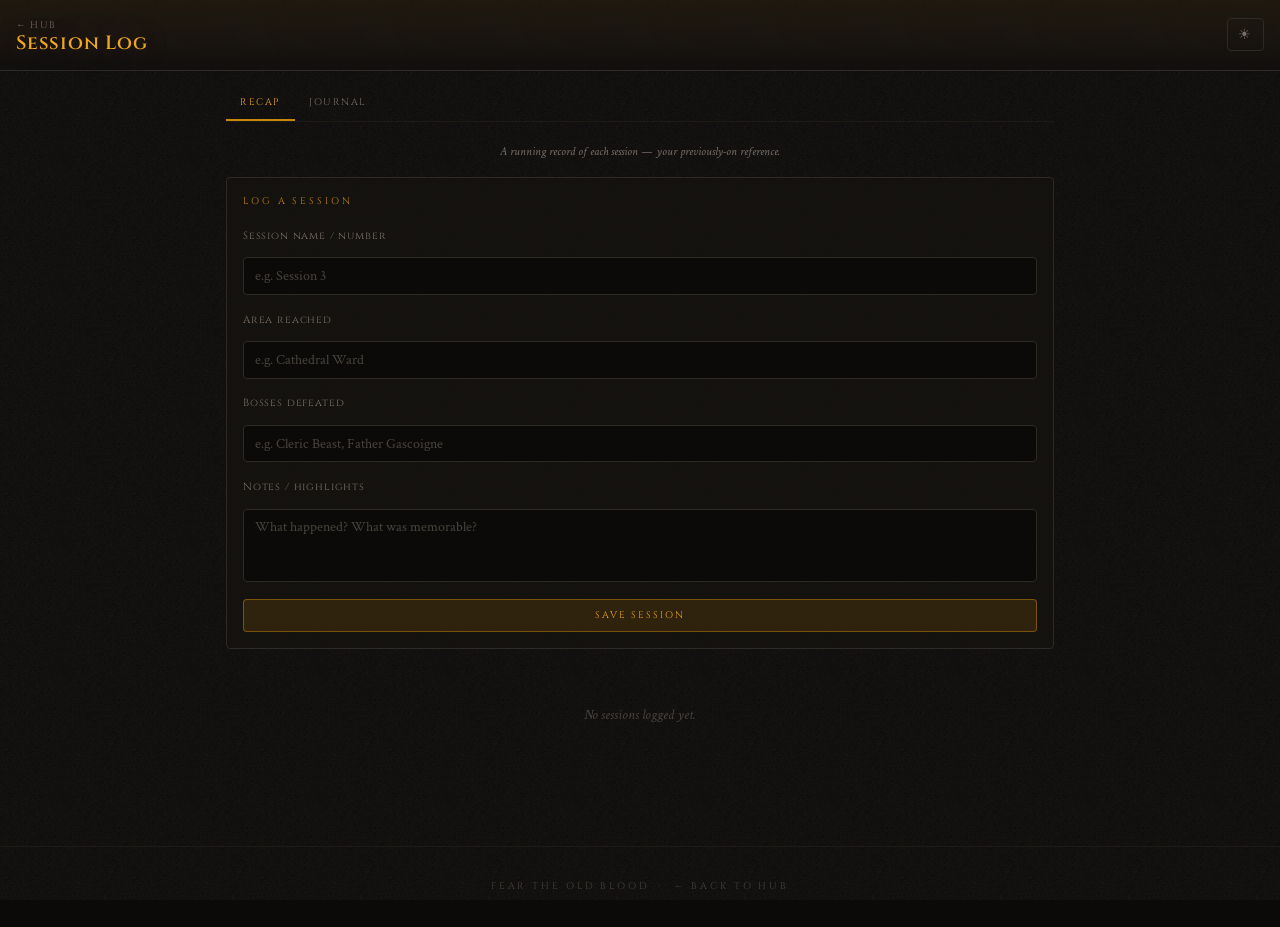
<file: session.html>
<!DOCTYPE html>
<html lang="en">
<head>
<meta charset="UTF-8">
<meta name="viewport" content="width=device-width, initial-scale=1.0">
<title>Session Log — Bloodborne</title>
<link rel="stylesheet" href="shared.css">
<style>
.back-link{display:inline-flex;align-items:center;gap:0.4rem;font-size:0.6rem;letter-spacing:0.15em;text-transform:uppercase;font-family:var(--font-display);color:var(--text-dim);text-decoration:none;transition:color var(--transition)}
.back-link:hover{color:var(--accent-s)}
.section-intro{text-align:center;color:var(--text-dim);font-size:0.75rem;margin-bottom:1rem;font-style:italic}
.session-tabs{display:flex;border-bottom:1px solid var(--border-sub);margin-bottom:1.25rem}
.session-tab{font-family:var(--font-display);font-size:0.6rem;letter-spacing:0.15em;text-transform:uppercase;padding:0.6rem 0.9rem;background:none;border:none;border-bottom:2px solid transparent;color:var(--text-dim);cursor:pointer;transition:color var(--transition),border-color var(--transition)}
.session-tab:hover{color:var(--text-mid)}
.session-tab.active{border-bottom-color:var(--accent);color:var(--accent-s)}
.pane{display:none}.pane.active{display:block}
.session-form{display:flex;flex-direction:column;gap:0.55rem}
.empty-state{text-align:center;color:var(--text-faint);font-style:italic;font-size:0.85rem;padding:2.5rem 0}
.recap-delete{background:none;border:none;color:var(--text-faint);cursor:pointer;font-size:0.75rem;padding:0.1rem 0.3rem;transition:color var(--transition)}
.recap-delete:hover{color:var(--red-s)}
</style>
</head>
<body>
<header class="site-header">
  <div class="brand">
    <a href="index.html" class="back-link">&larr; Hub</a>
    <h1 style="font-size:1.2rem;margin-top:0.15rem">Session Log</h1>
  </div>
  <button class="btn btn-icon" id="themeToggle">&#9728;</button>
</header>

<main class="page-wrap" style="padding-top:1rem;padding-bottom:2rem">

  <div class="session-tabs">
    <button class="session-tab active" onclick="switchTab('recap',this)">Recap</button>
    <button class="session-tab" onclick="switchTab('journal',this)">Journal</button>
  </div>

  <!-- RECAP -->
  <div class="pane active" id="pane-recap">
    <p class="section-intro">A running record of each session — your previously-on reference.</p>
    <div class="surface-box session-form mb-md">
      <p class="eyebrow" style="margin-bottom:0.6rem">Log a Session</p>
      <label class="field-label">Session name / number</label>
      <input type="text" id="recapSession" placeholder="e.g. Session 3">
      <label class="field-label mt-sm">Area reached</label>
      <input type="text" id="recapArea" placeholder="e.g. Cathedral Ward">
      <label class="field-label mt-sm">Bosses defeated</label>
      <input type="text" id="recapBosses" placeholder="e.g. Cleric Beast, Father Gascoigne">
      <label class="field-label mt-sm">Notes / highlights</label>
      <textarea id="recapNotes" rows="3" placeholder="What happened? What was memorable?"></textarea>
      <button class="btn btn-primary" style="width:100%;margin-top:0.5rem;padding:0.55rem" onclick="addRecap()">Save Session</button>
    </div>
    <div id="recap-list"></div>
  </div>

  <!-- JOURNAL -->
  <div class="pane" id="pane-journal">
    <p class="section-intro">Theories, questions, moments worth remembering.</p>
    <div class="surface-box mb-md">
      <textarea id="journalInput" rows="3" placeholder="Write a note, theory, or question..."></textarea>
      <button class="btn btn-primary" style="width:100%;margin-top:0.5rem;padding:0.5rem" onclick="addJournalEntry()">Add Entry</button>
    </div>
    <div id="journal-list"></div>
  </div>

</main>

<footer class="site-footer">Fear the Old Blood &nbsp;&middot;&nbsp; <a href="index.html" style="color:var(--text-faint)">&larr; Back to Hub</a></footer>

<script>
var state={
  recaps: JSON.parse(localStorage.getItem('bb-recaps')||'[]'),
  journal: JSON.parse(localStorage.getItem('bb-journal')||'[]')
};

function save(){
  localStorage.setItem('bb-recaps',JSON.stringify(state.recaps));
  localStorage.setItem('bb-journal',JSON.stringify(state.journal));
}

function switchTab(name,btn){
  document.querySelectorAll('.session-tab').forEach(function(b){b.classList.remove('active');});
  document.querySelectorAll('.pane').forEach(function(p){p.classList.remove('active');});
  btn.classList.add('active');
  document.getElementById('pane-'+name).classList.add('active');
}

// ── RECAP ────────────────────────────────────────────────────────────────────
function renderRecaps(){
  var list=document.getElementById('recap-list');
  if(!state.recaps.length){list.innerHTML='<p class="empty-state">No sessions logged yet.</p>';return;}
  var h='';
  state.recaps.forEach(function(r,i){
    h+='<div class="recap-card">'
      +'<div class="recap-header">'
        +'<span style="font-weight:600;font-family:var(--font-display);font-size:0.88rem">'+r.session+'</span>'
        +'<div style="display:flex;align-items:center;gap:0.5rem">'
          +'<span style="font-size:0.62rem;color:var(--text-faint)">'+r.date+'</span>'
          +'<button class="recap-delete" onclick="deleteRecap('+i+')" title="Delete">&#10005;</button>'
        +'</div>'
      +'</div>'
      +'<div class="recap-body">'
        +(r.area?'<div class="recap-row">Area: '+r.area+'</div>':'')
        +(r.bosses?'<div class="recap-row bosses">Bosses: '+r.bosses+'</div>':'')
        +(r.notes?'<div class="recap-notes">'+r.notes+'</div>':'')
      +'</div>'
    +'</div>';
  });
  list.innerHTML=h;
}

function addRecap(){
  var s=document.getElementById('recapSession').value.trim();
  if(!s)return;
  state.recaps.unshift({
    session:s,
    area:document.getElementById('recapArea').value.trim(),
    bosses:document.getElementById('recapBosses').value.trim(),
    notes:document.getElementById('recapNotes').value.trim(),
    date:new Date().toLocaleDateString()
  });
  save();
  ['recapSession','recapArea','recapBosses','recapNotes'].forEach(function(id){document.getElementById(id).value='';});
  renderRecaps();
}

function deleteRecap(i){
  state.recaps.splice(i,1);
  save();
  renderRecaps();
}

// ── JOURNAL ───────────────────────────────────────────────────────────────────
function renderJournal(){
  var list=document.getElementById('journal-list');
  if(!state.journal.length){list.innerHTML='<p class="empty-state">No entries yet. The night is long.</p>';return;}
  var h='';
  state.journal.forEach(function(e,i){
    h+='<div class="journal-entry">'
      +'<div style="display:flex;justify-content:space-between;align-items:flex-start;gap:0.5rem">'
        +'<div class="journal-entry-text">'+e.text+'</div>'
        +'<button class="recap-delete" onclick="deleteJournal('+i+')" title="Delete">&#10005;</button>'
      +'</div>'
      +'<div class="journal-entry-time">'+e.time+'</div>'
    +'</div>';
  });
  list.innerHTML=h;
}

function addJournalEntry(){
  var el=document.getElementById('journalInput'),text=el.value.trim();
  if(!text)return;
  state.journal.unshift({text:text,time:new Date().toLocaleString()});
  el.value='';save();renderJournal();
}

function deleteJournal(i){
  state.journal.splice(i,1);
  save();
  renderJournal();
}

document.getElementById('journalInput').addEventListener('keydown',function(e){
  if(e.key==='Enter'&&!e.shiftKey){e.preventDefault();addJournalEntry();}
});

// ── THEME ─────────────────────────────────────────────────────────────────────
var tt=document.getElementById('themeToggle');
var dark=localStorage.getItem('bb-theme')!=='light';
if(!dark){document.documentElement.setAttribute('data-theme','light');tt.textContent='\uD83C\uDF19';}
tt.addEventListener('click',function(){
  dark=!dark;
  if(dark){document.documentElement.removeAttribute('data-theme');tt.textContent='\u2600';localStorage.setItem('bb-theme','dark');}
  else{document.documentElement.setAttribute('data-theme','light');tt.textContent='\uD83C\uDF19';localStorage.setItem('bb-theme','light');}
});

renderRecaps();
renderJournal();
</script>
</body>
</html>
</file>
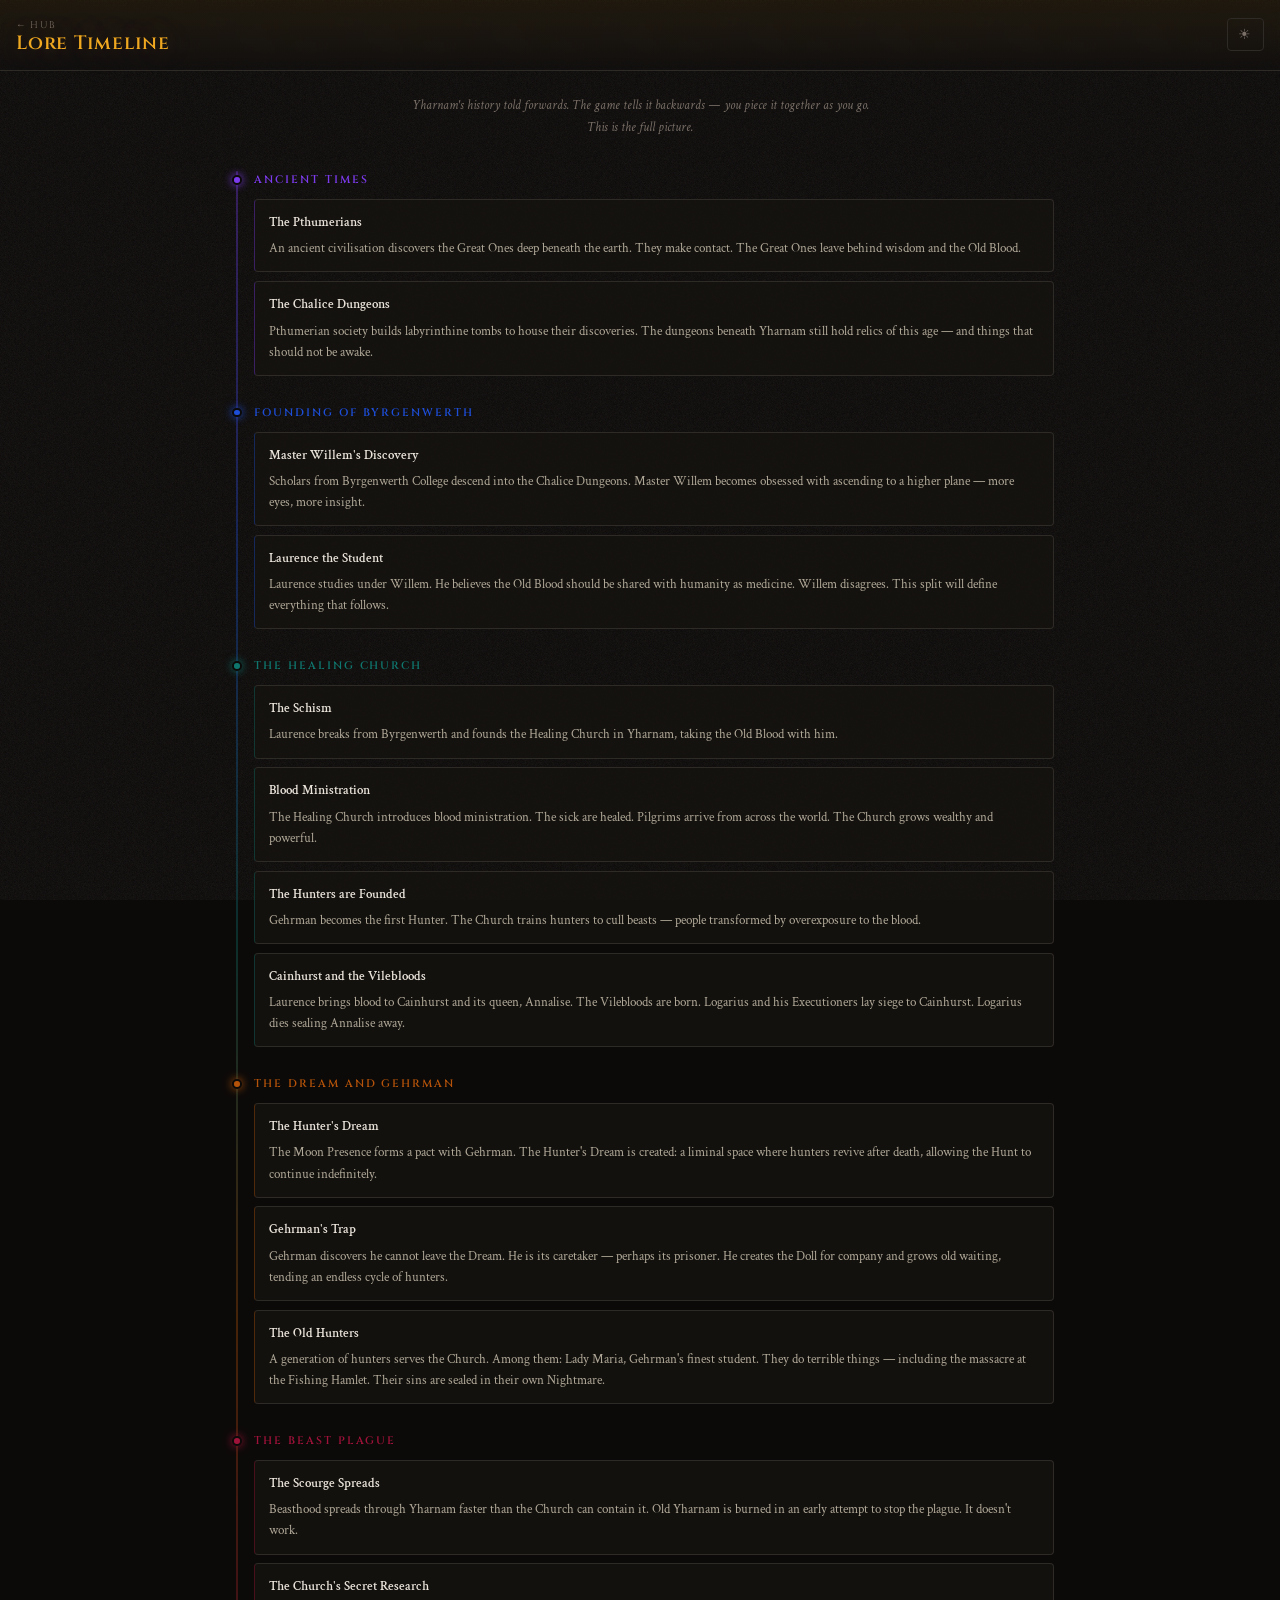
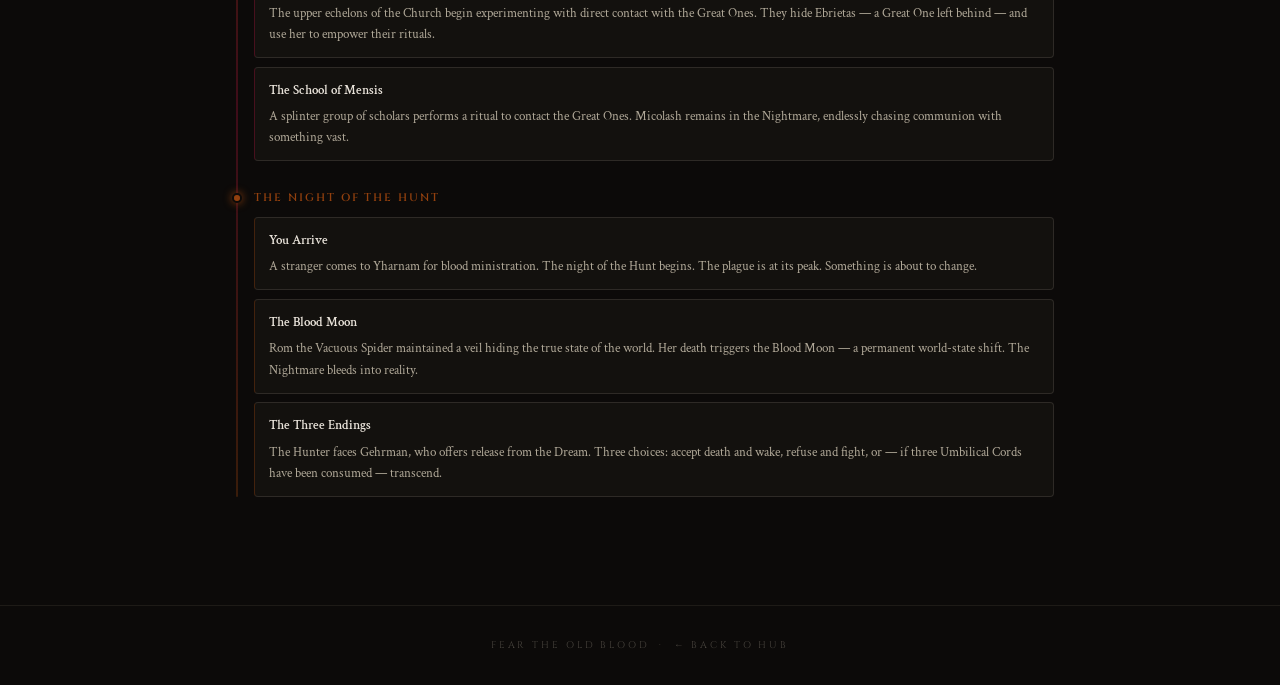
<file: timeline.html>
<!DOCTYPE html>
<html lang="en">
<head>
<meta charset="UTF-8">
<meta name="viewport" content="width=device-width, initial-scale=1.0">
<title>Lore Timeline — Bloodborne</title>
<link rel="stylesheet" href="shared.css">
<style>
.back-link{display:inline-flex;align-items:center;gap:0.4rem;font-size:0.6rem;letter-spacing:0.15em;text-transform:uppercase;font-family:var(--font-display);color:var(--text-dim);text-decoration:none;transition:color var(--transition)}
.back-link:hover{color:var(--accent-s)}
.tl-spine-color{background:linear-gradient(to bottom,#7c3aed,#1d4ed8,#0f766e,#b45309,#9f1239,#92400e)}
.tl-intro{text-align:center;color:var(--text-dim);font-size:0.82rem;font-style:italic;line-height:1.7;max-width:480px;margin:0 auto 2rem}
</style>
</head>
<body>
<header class="site-header">
  <div class="brand">
    <a href="index.html" class="back-link">&larr; Hub</a>
    <h1 style="font-size:1.2rem;margin-top:0.15rem">Lore Timeline</h1>
  </div>
  <button class="btn btn-icon" id="themeToggle">&#9728;</button>
</header>

<main class="page-wrap" style="padding-top:1.5rem;padding-bottom:2rem">
  <p class="tl-intro">Yharnam's history told forwards. The game tells it backwards — you piece it together as you go. This is the full picture.</p>
  <div class="timeline-wrap">
    <div class="timeline-spine tl-spine-color"></div>
    <div id="timeline-eras"></div>
  </div>
</main>

<footer class="site-footer">Fear the Old Blood &nbsp;&middot;&nbsp; <a href="index.html" style="color:var(--text-faint)">&larr; Back to Hub</a></footer>

<script>
var TIMELINE=[{era:"Ancient Times",color:"#7c3aed",events:[{title:"The Pthumerians",text:"An ancient civilisation discovers the Great Ones deep beneath the earth. They make contact. The Great Ones leave behind wisdom and the Old Blood."},{title:"The Chalice Dungeons",text:"Pthumerian society builds labyrinthine tombs to house their discoveries. The dungeons beneath Yharnam still hold relics of this age — and things that should not be awake."}]},{era:"Founding of Byrgenwerth",color:"#1d4ed8",events:[{title:"Master Willem's Discovery",text:"Scholars from Byrgenwerth College descend into the Chalice Dungeons. Master Willem becomes obsessed with ascending to a higher plane — more eyes, more insight."},{title:"Laurence the Student",text:"Laurence studies under Willem. He believes the Old Blood should be shared with humanity as medicine. Willem disagrees. This split will define everything that follows."}]},{era:"The Healing Church",color:"#0f766e",events:[{title:"The Schism",text:"Laurence breaks from Byrgenwerth and founds the Healing Church in Yharnam, taking the Old Blood with him."},{title:"Blood Ministration",text:"The Healing Church introduces blood ministration. The sick are healed. Pilgrims arrive from across the world. The Church grows wealthy and powerful."},{title:"The Hunters are Founded",text:"Gehrman becomes the first Hunter. The Church trains hunters to cull beasts — people transformed by overexposure to the blood."},{title:"Cainhurst and the Vilebloods",text:"Laurence brings blood to Cainhurst and its queen, Annalise. The Vilebloods are born. Logarius and his Executioners lay siege to Cainhurst. Logarius dies sealing Annalise away."}]},{era:"The Dream and Gehrman",color:"#b45309",events:[{title:"The Hunter's Dream",text:"The Moon Presence forms a pact with Gehrman. The Hunter's Dream is created: a liminal space where hunters revive after death, allowing the Hunt to continue indefinitely."},{title:"Gehrman's Trap",text:"Gehrman discovers he cannot leave the Dream. He is its caretaker — perhaps its prisoner. He creates the Doll for company and grows old waiting, tending an endless cycle of hunters."},{title:"The Old Hunters",text:"A generation of hunters serves the Church. Among them: Lady Maria, Gehrman's finest student. They do terrible things — including the massacre at the Fishing Hamlet. Their sins are sealed in their own Nightmare."}]},{era:"The Beast Plague",color:"#9f1239",events:[{title:"The Scourge Spreads",text:"Beasthood spreads through Yharnam faster than the Church can contain it. Old Yharnam is burned in an early attempt to stop the plague. It doesn't work."},{title:"The Church's Secret Research",text:"The upper echelons of the Church begin experimenting with direct contact with the Great Ones. They hide Ebrietas — a Great One left behind — and use her to empower their rituals."},{title:"The School of Mensis",text:"A splinter group of scholars performs a ritual to contact the Great Ones. Micolash remains in the Nightmare, endlessly chasing communion with something vast."}]},{era:"The Night of the Hunt",color:"#92400e",events:[{title:"You Arrive",text:"A stranger comes to Yharnam for blood ministration. The night of the Hunt begins. The plague is at its peak. Something is about to change."},{title:"The Blood Moon",text:"Rom the Vacuous Spider maintained a veil hiding the true state of the world. Her death triggers the Blood Moon — a permanent world-state shift. The Nightmare bleeds into reality."},{title:"The Three Endings",text:"The Hunter faces Gehrman, who offers release from the Dream. Three choices: accept death and wake, refuse and fight, or — if three Umbilical Cords have been consumed — transcend."}]}];

function renderTimeline(){
  var h='';
  TIMELINE.forEach(function(era){
    h+='<div class="timeline-era"><div class="timeline-era-header"><div class="timeline-dot" style="background:'+era.color+';box-shadow:0 0 8px '+era.color+'"></div><span class="timeline-era-label" style="color:'+era.color+'">'+era.era+'</span></div><div class="timeline-events">';
    era.events.forEach(function(ev){
      h+='<div class="timeline-event" style="border-left-color:'+era.color+'60"><div class="timeline-event-title">'+ev.title+'</div><div class="timeline-event-text">'+ev.text+'</div></div>';
    });
    h+='</div></div>';
  });
  document.getElementById('timeline-eras').innerHTML=h;
}

var tt=document.getElementById('themeToggle');
var dark=localStorage.getItem('bb-theme')!=='light';
if(!dark){document.documentElement.setAttribute('data-theme','light');tt.textContent='\uD83C\uDF19';}
tt.addEventListener('click',function(){
  dark=!dark;
  if(dark){document.documentElement.removeAttribute('data-theme');tt.textContent='\u2600';localStorage.setItem('bb-theme','dark');}
  else{document.documentElement.setAttribute('data-theme','light');tt.textContent='\uD83C\uDF19';localStorage.setItem('bb-theme','light');}
});

renderTimeline();
</script>
</body>
</html>
</file>
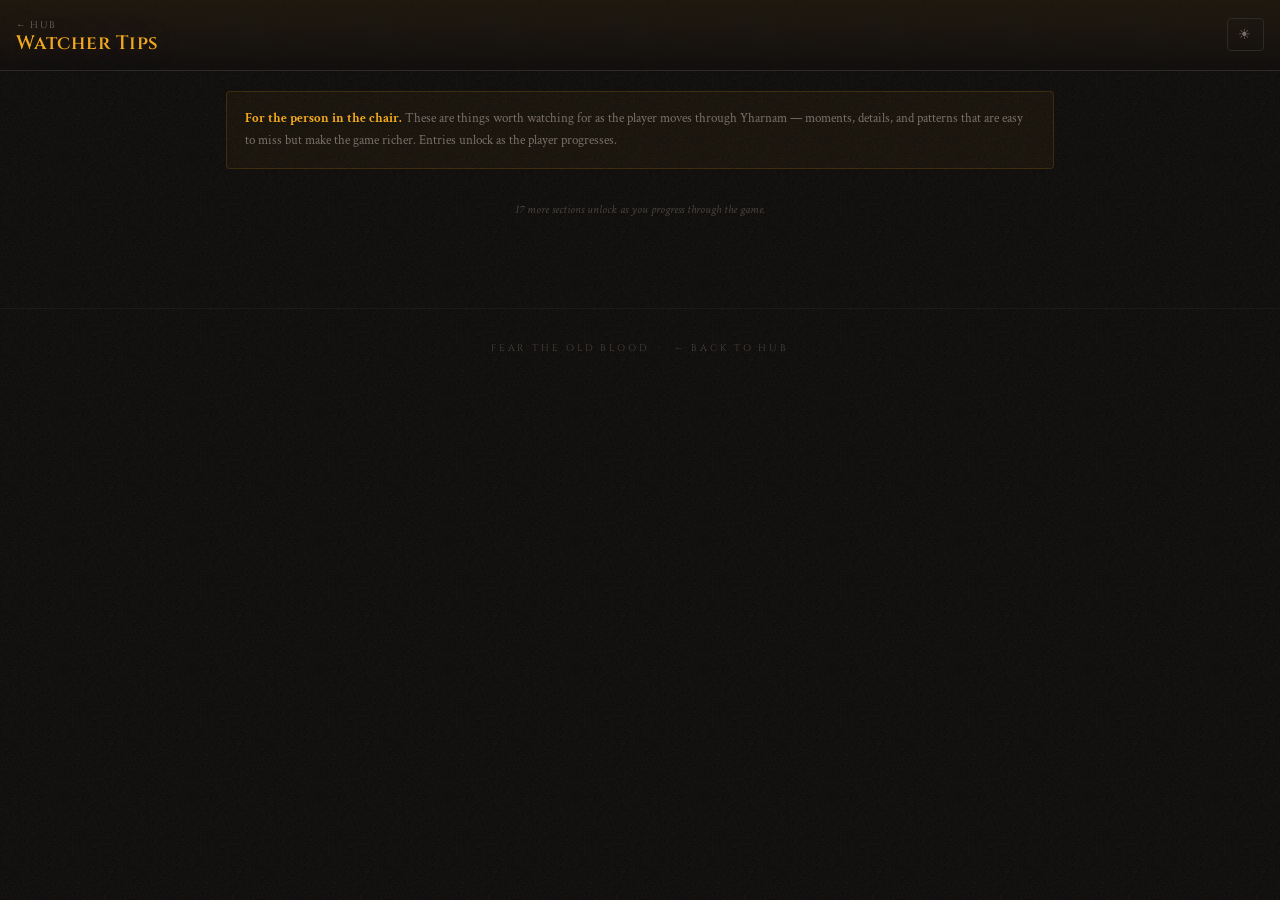
<file: watcher-tips.html>
<!DOCTYPE html>
<html lang="en">
<head>
<meta charset="UTF-8">
<meta name="viewport" content="width=device-width, initial-scale=1.0">
<title>Watcher Tips — Bloodborne</title>
<link rel="stylesheet" href="shared.css">
<style>
.back-link{display:inline-flex;align-items:center;gap:0.4rem;font-size:0.6rem;letter-spacing:0.15em;text-transform:uppercase;font-family:var(--font-display);color:var(--text-dim);text-decoration:none;transition:color var(--transition)}
.back-link:hover{color:var(--accent-s)}
.intro-box{border:1px solid rgba(200,134,10,0.2);background:rgba(200,134,10,0.05);border-radius:var(--radius);padding:1rem 1.1rem;margin-bottom:1.5rem;font-size:0.82rem;color:var(--text-dim);line-height:1.7}
.intro-box strong{color:var(--accent-s)}
.area-section{margin-bottom:2rem}
.area-header{display:flex;align-items:center;gap:0.75rem;margin-bottom:0.75rem;padding-bottom:0.5rem;border-bottom:1px solid var(--border-sub)}
.area-name{font-family:var(--font-display);font-size:0.95rem;font-weight:600;color:var(--accent-s)}
.area-phase{font-size:0.58rem;letter-spacing:0.2em;text-transform:uppercase;font-family:var(--font-display);color:var(--text-faint);border:1px solid var(--border);border-radius:2px;padding:1px 6px}
.tip-item{display:flex;gap:0.75rem;padding:0.65rem 0.75rem;border-radius:var(--radius);border:1px solid var(--border-sub);background:var(--surface);margin-bottom:0.45rem}
.tip-icon{font-size:1rem;flex-shrink:0;margin-top:0.05rem}
.tip-text{font-size:0.82rem;color:var(--text-mid);line-height:1.65}
.tip-text strong{color:var(--text);font-weight:600}
.tip-item.locked{opacity:0.35}
.tip-item.locked .tip-text{color:var(--text-faint)}
.locked-notice{text-align:center;color:var(--text-faint);font-size:0.72rem;font-style:italic;padding:0.5rem 0;font-family:var(--font-body)}
</style>
</head>
<body>
<header class="site-header">
  <div class="brand">
    <a href="index.html" class="back-link">&larr; Hub</a>
    <h1 style="font-size:1.2rem;margin-top:0.15rem">Watcher Tips</h1>
  </div>
  <button class="btn btn-icon" id="themeToggle">&#9728;</button>
</header>

<main class="page-wrap" style="padding-top:1.25rem;padding-bottom:2rem">

<div class="intro-box">
  <strong>For the person in the chair.</strong> These are things worth watching for as the player moves through Yharnam — moments, details, and patterns that are easy to miss but make the game richer. Entries unlock as the player progresses.
</div>

<div id="tips-content"></div>

</main>

<footer class="site-footer">Fear the Old Blood &nbsp;&middot;&nbsp; <a href="index.html" style="color:var(--text-faint)">&larr; Back to Hub</a></footer>

<script>
var TIPS = [
  {area:"Central Yharnam", phase:"Early Game", unlocksAt:1, tips:[
    {icon:"&#128065;", text:"<strong>Watch the environment, not just the combat.</strong> The village isn't randomly destroyed — look at what's barricaded, what's on fire, where the torches are placed. The residents knew this was coming and prepared. That tells you something about how often this has happened before."},
    {icon:"&#128172;", text:"<strong>Listen to what the villagers shout.</strong> They're not just hostile — they're calling out to each other, warning each other, praying. The game treats them as a community in the middle of something terrible, not as obstacles."},
    {icon:"&#128123;", text:"<strong>The first giant beast on the bridge is optional.</strong> Most players fight it anyway because it's right there. Watch whether your player engages or runs past — it's an early signal of their instincts."},
    {icon:"&#128214;", text:"<strong>Item descriptions are lore.</strong> Every time the player reads an item pickup, there's usually a sentence of world-building in it. Worth glancing at when they pause to check inventory."}
  ]},
  {area:"Father Gascoigne", phase:"Early Game", unlocksAt:2, tips:[
    {icon:"&#127925;", text:"<strong>The music box.</strong> If your player has the music box from the girl in the window, they can use it during the fight. Watch what happens when they do — Gascoigne pauses. He can still hear the lullaby. That's the whole tragedy in one moment."},
    {icon:"&#128148;", text:"<strong>His wife Viola is dead nearby.</strong> Her body is outside the fog gate. The Red Jewelled Brooch on her belongs to their daughter — the same girl who gave her father the music box. Gascoigne was looking for his wife when he lost himself."},
    {icon:"&#128064;", text:"<strong>He fights like a hunter.</strong> He has the same moveset as the player in phase one. He knows everything they know. Watch how the fight shifts in phase two when the beast takes over completely — there's a specific moment where he stops being a hunter and becomes something else."}
  ]},
  {area:"Cathedral Ward", phase:"Early Game", unlocksAt:3, tips:[
    {icon:"&#9763;", text:"<strong>The Healing Church architecture tells a story.</strong> Notice how it's built on top of older structures — the Workshop underneath is far more functional and less grand than the Cathedral above it. The Church literally built itself over what came before."},
    {icon:"&#128065;", text:"<strong>The giants in Cathedral Ward are different from beasts.</strong> They move slowly and deliberately, they carry coffins, and they used to be human staff of the Church. The transformation makes them bigger but keeps them doing their jobs, in a way."},
    {icon:"&#128172;", text:"<strong>Eileen the Crow's presence here is significant.</strong> If your player talks to her, she mentions she's hunting someone. She won't say who yet. It will become relevant."}
  ]},
  {area:"Old Yharnam", phase:"Early Game", unlocksAt:4, tips:[
    {icon:"&#128293;", text:"<strong>This place was burned on purpose.</strong> The Healing Church did this — sealed the gates and set fire to the district to contain the scourge. The fire didn't work. The beasts survived. The Church then pretended this district didn't exist."},
    {icon:"&#128065;", text:"<strong>Djura on the tower.</strong> He's shooting at your player — but watch who he's protecting. He's not defending the district from the beasts. He's defending the beasts from hunters. Pay attention to what he says if your player manages to reach him peacefully."},
    {icon:"&#128139;", text:"<strong>The beasts here are different — they breathe fire.</strong> They survived a burning. The plague and the flames together have done something to them. The game doesn't explain this directly; it just shows you."}
  ]},
  {area:"Hemwick Charnel Lane", phase:"Early Game", unlocksAt:6, tips:[
    {icon:"&#128128;", text:"<strong>Hemwick is where Yharnam buries its dead.</strong> The Grave Women who attack your player are the people who worked here — tending corpses, managing the boundary between living and dead. The game implies they've been doing this long enough to be changed by it."},
    {icon:"&#128065;", text:"<strong>The Mad Ones are summoned, not indigenous.</strong> They appear when the Witches call them. They seem insectoid and strange — categorised as Kin rather than beasts. This is the first hint that there's a third category of enemy beyond 'beast' and 'human'."}
  ]},
  {area:"Forbidden Woods", phase:"Mid Game", unlocksAt:9, tips:[
    {icon:"&#128065;", text:"<strong>There's a village in the woods.</strong> Look at the buildings — they're not abandoned. People live here. The Church has been using this village for blood experiments, isolated from the rest of Yharnam. The residents never agreed to any of this."},
    {icon:"&#128123;", text:"<strong>The snakes are everywhere.</strong> Snake-infested enemies, snake imagery on the architecture. This connects to Pthumerian worship — snakes appear in the deep dungeons beneath Yharnam. Something very old is present in these woods."},
    {icon:"&#128214;", text:"<strong>There's a back door to Iosefka's clinic here.</strong> If your player finds it, watch what they discover about where the people they sent to Iosefka for safety have gone."}
  ]},
  {area:"Cainhurst Castle", phase:"Mid Game", unlocksAt:10, tips:[
    {icon:"&#128248;", text:"<strong>You arrive by ghost carriage.</strong> This is one of the most visually distinctive entrances in the game — fog, a skeletal horse, a carriage that appears only under specific conditions. The game is signalling that this place operates by different rules."},
    {icon:"&#128081;", text:"<strong>The castle feels frozen.</strong> The court died here during the Executioners' siege, generations ago. The servants still patrol. Annalise still sits in her throne room. Everything has continued in a kind of suspended state since the massacre."},
    {icon:"&#128065;", text:"<strong>Annalise is immortal.</strong> She cannot die. The Executioners couldn't kill her — Logarius died to seal her away instead. When your player meets her, she is entirely unsurprised to have a visitor after all this time."}
  ]},
  {area:"Byrgenwerth", phase:"Mid Game", unlocksAt:13, tips:[
    {icon:"&#128214;", text:"<strong>Master Willem is on the balcony.</strong> He won't speak — he's past that. But notice what he's looking at: the lake, where Rom is. He sent her there. Whether that was mercy or abandonment is unclear."},
    {icon:"&#128065;", text:"<strong>The college is full of spider webs.</strong> Rom's influence spreads outward from the lake even here. Everything in Byrgenwerth is coated in the residue of what Willem's pursuit of knowledge produced."},
    {icon:"&#9888;", text:"<strong>Pay attention to the password item.</strong> Vicar Amelia was guarding a gold pendant that contains a password. Your player should use it here. What it reveals reframes the early game significantly."}
  ]},
  {area:"Rom, the Vacuous Spider", phase:"Mid Game", unlocksAt:14, tips:[
    {icon:"&#127754;", text:"<strong>After this fight, look at the sky.</strong> The Blood Moon rising is one of the most important visual moments in the game. The world permanently changes here. It's worth pausing to take it in."},
    {icon:"&#128065;", text:"<strong>Rom maintained a veil.</strong> She was hiding the true state of the world from ordinary perception. The Amygdalae that have been clinging to buildings throughout Yharnam — invisible until now — are suddenly visible after sufficient Insight. They were always there."},
    {icon:"&#128172;", text:"<strong>Check in with any NPCs your player sent to safety.</strong> The Blood Moon affects everyone not safely housed. This is the most important housekeeping moment in the game for NPC questlines."}
  ]},
  {area:"Yahar'gul", phase:"Late Game", unlocksAt:15, tips:[
    {icon:"&#128065;", text:"<strong>The streets are different now.</strong> After the Blood Moon, Yahar'gul has new enemies — stronger versions, in different positions. The world-state shift is not cosmetic. The Nightmare is bleeding into the waking world."},
    {icon:"&#128123;", text:"<strong>The bell-ringing women summon the dead.</strong> The Mensis scholars' servants are still performing their rituals in this district. The One Reborn at the end of this area is the product of those rituals — a mass of corpses fused into something the Church was apparently trying to create."}
  ]},
  {area:"Lecture Building", phase:"Late Game", unlocksAt:19, tips:[
    {icon:"&#128065;", text:"<strong>This place is between worlds.</strong> The windows look out onto different nightmares depending on which floor you're on. It's a threshold space — neither fully real nor fully dream. The students who were here have become Brainsuckers."},
    {icon:"&#128123;", text:"<strong>Brainsuckers drain Insight on contact.</strong> This is the game's most literal statement about the cost of knowledge. These creatures literally take what you've learned away from you."}
  ]},
  {area:"Upper Cathedral Ward", phase:"Late Game", unlocksAt:20, tips:[
    {icon:"&#9888;", text:"<strong>This is what the Church was really doing.</strong> The locked gate in Cathedral Ward hid this section from ordinary worshippers. The patients here have been lobotomised, their eyes sewn shut or removed. The Choir was conducting experiments in direct communion with Great Ones on living subjects."},
    {icon:"&#128065;", text:"<strong>Ebrietas is at the end.</strong> A Great One that was left behind — abandoned by her kin or simply unable to follow. The Church found her and built a secret chapel to house her. Watch how she fights. There's something in the forward lunge that reads less like an attack and more like an embrace."}
  ]},
  {area:"Nightmare of Mensis", phase:"Late Game", unlocksAt:23, tips:[
    {icon:"&#128065;", text:"<strong>The Brain of Mensis.</strong> It hangs in a cage and does nothing — it just exists. But being near it drains Insight and can inflict Frenzy. The School of Mensis performed their ritual to contact something like this. Whether this is what they were aiming for, or what they became, is not explained."},
    {icon:"&#128172;", text:"<strong>Micolash's dialogue is worth hearing.</strong> He's been in this Nightmare endlessly, chasing communion with the Great Ones. He got what he wanted and it looks like this. Listen to what he says about Kos — it matters for the DLC."},
    {icon:"&#128139;", text:"<strong>Mergo is crying.</strong> The sound throughout this area is an infant crying. You never see Mergo. The Wet Nurse protecting it is not hostile — it only acts when you approach the source of the crying. Defeating it ends the crying, which ends the Hunt."}
  ]},
  {area:"Gehrman", phase:"Endgame", unlocksAt:25, tips:[
    {icon:"&#128172;", text:"<strong>Listen to what Gehrman says before the fight.</strong> He's asking you to accept death as a mercy. He means it. He has watched hunters come and go for longer than anyone can remember and this is the kindest thing he knows how to offer."},
    {icon:"&#128065;", text:"<strong>He fights like the first hunter.</strong> His moveset is the best possible expression of the game's combat — everything it has taught you, perfected. Watch how the fight feels different from every boss before it. It's not a monster fight. It's a duel."},
    {icon:"&#9878;", text:"<strong>Three outcomes are possible from here.</strong> What your player does next determines which ending plays. If they've been collecting Umbilical Cords, a third option exists. Watch carefully."}
  ]},
  {area:"Hunter's Nightmare (DLC)", phase:"DLC", unlocksAt:27, tips:[
    {icon:"&#128128;", text:"<strong>This is where the old hunters are trapped.</strong> They committed atrocities — the Fishing Hamlet massacre — and their punishment is to hunt forever in a nightmare reflection of their own history. Ludwig is here. Laurence is here. Their Nightmare is a grotesque parody."},
    {icon:"&#128065;", text:"<strong>Ludwig's second phase is one of the most memorable moments in the game.</strong> Watch what happens when he finds his sword. The music changes. The tone changes. Do not miss this."},
    {icon:"&#128172;", text:"<strong>After Ludwig, speak to his head.</strong> This sounds absurd. Do it anyway. The exchange that follows is one of the DLC's most important lore moments."}
  ]},
  {area:"Lady Maria", phase:"DLC", unlocksAt:31, tips:[
    {icon:"&#128065;", text:"<strong>This is widely considered the best boss fight in the game.</strong> Three phases, each adding a new damage type. Watch the fight as a piece of choreography as much as a combat encounter — it's been designed to be watched."},
    {icon:"&#128148;", text:"<strong>She was Gehrman's student.</strong> The finest hunter of her generation, from Cainhurst nobility, who rejected that heritage to become something she chose. She participated in the Fishing Hamlet massacre. The guilt broke her. She threw her weapon into a well and locked herself in this tower."},
    {icon:"&#128172;", text:"<strong>The fight is a reckoning, not a battle.</strong> She doesn't want to be here any more than your player does. Watch her expressions and her posture — she's ashamed, not angry."}
  ]},
  {area:"Fishing Hamlet", phase:"DLC", unlocksAt:31, tips:[
    {icon:"&#9876;", text:"<strong>This is the bottom of everything.</strong> The Fishing Hamlet is where the old hunters came and committed the atrocity that created the Hunter's Nightmare. The people here were slaughtered to protect the secret of what the hunters found — Kos, dead on the shore."},
    {icon:"&#128065;", text:"<strong>The Shark Giants are the hamlet's descendants.</strong> The people who survived were transformed by their grief and proximity to Kos into something between human and deep-sea creature. They're still here. They're still protecting what the hunters tried to take."},
    {icon:"&#128172;", text:"<strong>The Orphan of Kos's first sound is a cry.</strong> Raw, animal, bereft. It was born from its dead mother's corpse and has known nothing but grief. Pay attention to the final cutscene — it contains one of the most important lines in the entire game."}
  ]}
];

var currentArea = parseInt(localStorage.getItem('bb-area')||'0');

function render(){
  var html = '';
  var shown = 0, locked = 0;

  TIPS.forEach(function(section){
    var isLocked = section.unlocksAt > currentArea;
    if(isLocked){ locked++; return; }
    shown++;
    html += '<div class="area-section">';
    html += '<div class="area-header">';
    html += '<span class="area-name">' + section.area + '</span>';
    html += '<span class="area-phase">' + section.phase + '</span>';
    html += '</div>';
    section.tips.forEach(function(tip){
      html += '<div class="tip-item"><span class="tip-icon">' + tip.icon + '</span><div class="tip-text">' + tip.text + '</div></div>';
    });
    html += '</div>';
  });

  if(locked > 0){
    html += '<p class="locked-notice">' + locked + ' more section' + (locked>1?'s':'') + ' unlock as you progress through the game.</p>';
  }

  document.getElementById('tips-content').innerHTML = html;
}

// Theme
var tt = document.getElementById('themeToggle');
var dark = localStorage.getItem('bb-theme') !== 'light';
if(!dark){ document.documentElement.setAttribute('data-theme','light'); tt.textContent = '\uD83C\uDF19'; }
tt.addEventListener('click', function(){
  dark = !dark;
  if(dark){ document.documentElement.removeAttribute('data-theme'); tt.textContent = '\u2600'; localStorage.setItem('bb-theme','dark'); }
  else { document.documentElement.setAttribute('data-theme','light'); tt.textContent = '\uD83C\uDF19'; localStorage.setItem('bb-theme','light'); }
});

// Blood moon theme
if(currentArea > 14) document.documentElement.setAttribute('data-bloodmoon','1');

render();
</script>
</body>
</html>
</file>
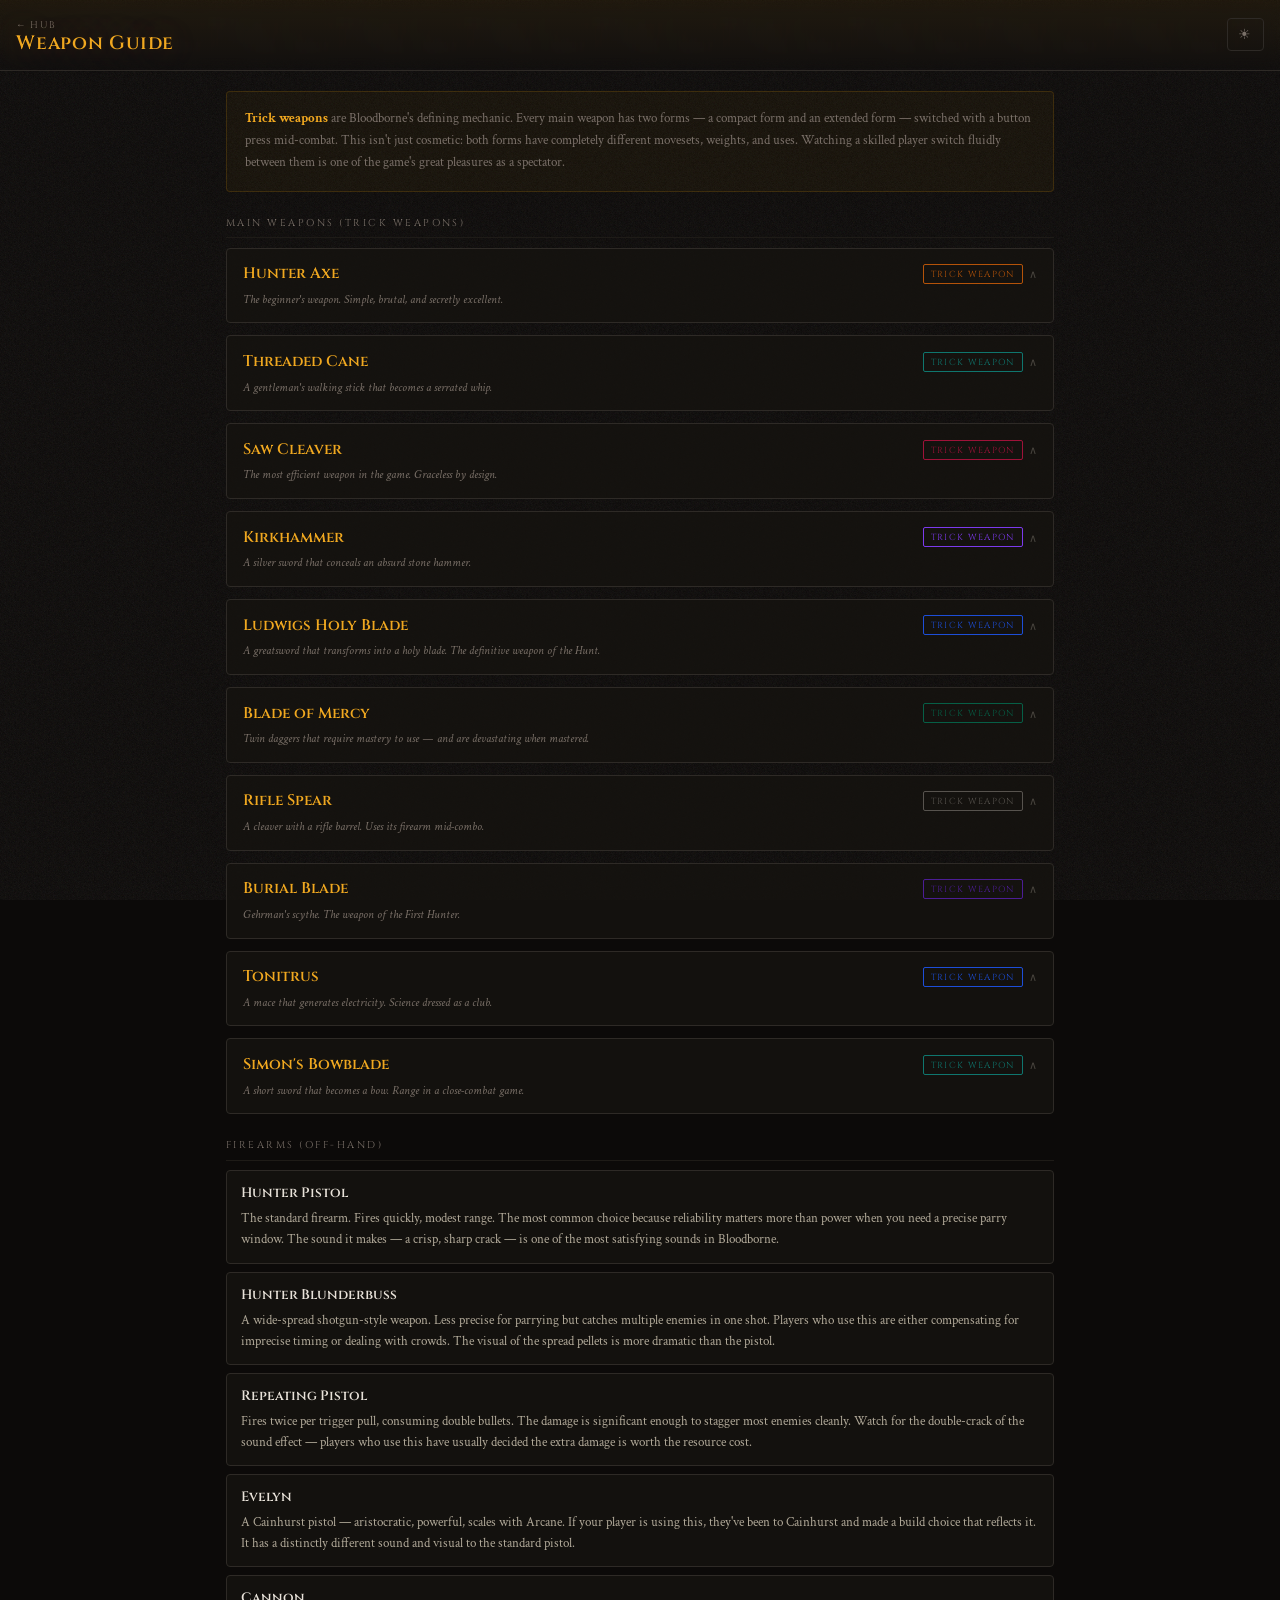
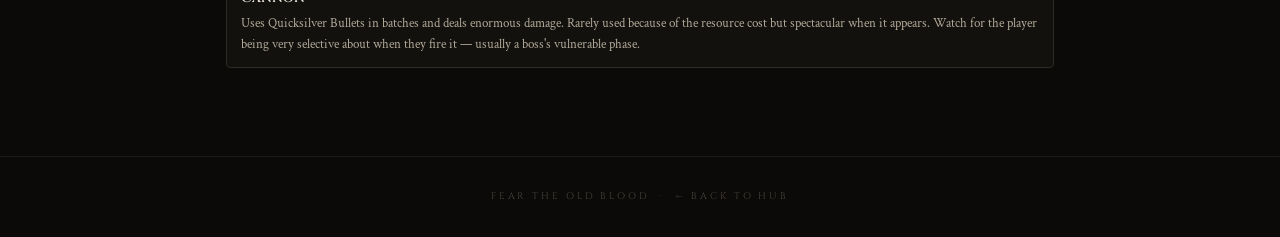
<file: weapons.html>
<!DOCTYPE html>
<html lang="en">
<head>
<meta charset="UTF-8">
<meta name="viewport" content="width=device-width, initial-scale=1.0">
<title>Weapon Guide — Bloodborne</title>
<link rel="stylesheet" href="shared.css">
<style>
.back-link{display:inline-flex;align-items:center;gap:0.4rem;font-size:0.6rem;letter-spacing:0.15em;text-transform:uppercase;font-family:var(--font-display);color:var(--text-dim);text-decoration:none;transition:color var(--transition)}
.back-link:hover{color:var(--accent-s)}
.intro-box{border:1px solid rgba(200,134,10,0.2);background:rgba(200,134,10,0.05);border-radius:var(--radius);padding:1rem 1.1rem;margin-bottom:1.5rem;font-size:0.82rem;color:var(--text-dim);line-height:1.7}
.intro-box strong{color:var(--accent-s)}
.weapon-card{border:1px solid var(--border);border-radius:var(--radius);background:var(--surface);overflow:hidden;margin-bottom:0.75rem}
.weapon-header{padding:0.85rem 1rem;cursor:pointer;display:flex;justify-content:space-between;align-items:flex-start;transition:background var(--transition)}
.weapon-header:hover{background:var(--accent-dim)}
.weapon-name{font-family:var(--font-display);font-size:0.95rem;font-weight:600;color:var(--accent-s);margin-bottom:0.2rem}
.weapon-tagline{font-size:0.75rem;color:var(--text-dim);font-style:italic}
.weapon-type{font-size:0.55rem;letter-spacing:0.15em;text-transform:uppercase;font-family:var(--font-display);padding:2px 7px;border-radius:2px;border:1px solid;flex-shrink:0;margin-left:0.5rem;margin-top:0.1rem}
.weapon-body{display:none;padding:0 1rem 1rem;border-top:1px solid var(--border-sub)}
.weapon-card.open .weapon-body{display:block}
.weapon-card.open .weapon-chevron{transform:rotate(180deg)}
.weapon-chevron{color:var(--text-faint);font-size:0.7rem;transition:transform var(--transition);flex-shrink:0;margin-top:0.25rem}
.weapon-section{margin-top:0.75rem}
.weapon-section-label{font-size:0.6rem;letter-spacing:0.2em;text-transform:uppercase;font-family:var(--font-display);color:var(--accent);margin-bottom:0.3rem}
.weapon-section-text{font-size:0.82rem;color:var(--text-mid);line-height:1.7}
.trick-callout{border:1px solid rgba(200,134,10,0.3);background:rgba(200,134,10,0.07);border-radius:var(--radius);padding:0.65rem 0.85rem;margin-top:0.65rem;font-size:0.8rem;color:var(--text-mid);line-height:1.65}
.trick-callout strong{color:var(--accent-s)}
.section-title{font-family:var(--font-display);font-size:0.62rem;letter-spacing:0.25em;text-transform:uppercase;color:var(--text-dim);margin:1.5rem 0 0.6rem;padding-bottom:0.35rem;border-bottom:1px solid var(--border-sub)}
.firearm-card{border:1px solid var(--border);border-radius:var(--radius);background:var(--surface);padding:0.75rem 0.9rem;margin-bottom:0.5rem}
.firearm-name{font-family:var(--font-display);font-size:0.85rem;font-weight:600;color:var(--text);margin-bottom:0.2rem}
.firearm-text{font-size:0.8rem;color:var(--text-mid);line-height:1.65}
</style>
</head>
<body>
<header class="site-header">
  <div class="brand">
    <a href="index.html" class="back-link">&larr; Hub</a>
    <h1 style="font-size:1.2rem;margin-top:0.15rem">Weapon Guide</h1>
  </div>
  <button class="btn btn-icon" id="themeToggle">&#9728;</button>
</header>

<main class="page-wrap" style="padding-top:1.25rem;padding-bottom:2rem">

<div class="intro-box">
  <strong>Trick weapons</strong> are Bloodborne's defining mechanic. Every main weapon has two forms — a compact form and an extended form — switched with a button press mid-combat. This isn't just cosmetic: both forms have completely different movesets, weights, and uses. Watching a skilled player switch fluidly between them is one of the game's great pleasures as a spectator.
</div>

<p class="section-title">Main Weapons (Trick Weapons)</p>
<div id="weapons-list"></div>

<p class="section-title">Firearms (Off-hand)</p>
<div id="firearms-list"></div>

</main>

<footer class="site-footer">Fear the Old Blood &nbsp;&middot;&nbsp; <a href="index.html" style="color:var(--text-faint)">&larr; Back to Hub</a></footer>

<script>
var WEAPONS = [
  {
    name:"Hunter Axe",
    tagline:"The beginner's weapon. Simple, brutal, and secretly excellent.",
    type:"Trick Weapon",
    typeColor:"#b45309",
    forms:["Compact hatchet — fast, one-handed swings","Extended great axe — slow, massive area coverage"],
    lore:"The Hunter Axe is the most straightforward weapon in the game — a hatchet that extends into a greataxe. It was the first weapon the Healing Church's hunters were trained with, and the transformation is the most legible in the game: small becomes large, fast becomes powerful. Players who stick with the Hunter Axe past the early game tend to value reliability over style. There's something to be said for that in Yharnam.",
    watcher:"The extended form's charged attack is one of the most satisfying things to watch in Bloodborne — a full overhead swing that staggers almost anything it hits. Watch for the player to use it when they need to interrupt an enemy's momentum. The trick transformation mid-combo, where the player extends the axe mid-swing, is a sign of a player who has fully learned the weapon."
  },
  {
    name:"Threaded Cane",
    tagline:"A gentleman's walking stick that becomes a serrated whip.",
    type:"Trick Weapon",
    typeColor:"#0f766e",
    forms:["Compact cane — precise, quick thrusts and slashes","Extended whip — wide sweeping range, hits multiple enemies"],
    lore:"The Threaded Cane is Cainhurst aristocracy made weapon — elegant, fashionable, and concealing something vicious. The transformation from cane to whip is the game's most thematically loaded: Yharnam presents itself as a civilised city of medicine and faith while hiding something feral underneath. The cane is the city's face. The whip is what's underneath. Players who choose this weapon often have a particular style in mind — something graceful and controlled that can turn brutal when needed.",
    watcher:"The whip form's range is what makes it interesting to watch — it can hit enemies the player seems too far away to reach. Watch for the player using it to control groups of enemies, sweeping wide arcs to keep space. The cane form's thrust attacks are excellent for the visceral counter the game rewards, so watch for the player switching back mid-whip-combo to land a parry."
  },
  {
    name:"Saw Cleaver",
    tagline:"The most efficient weapon in the game. Graceless by design.",
    type:"Trick Weapon",
    typeColor:"#9f1239",
    forms:["Compact — fast, straightforward slashing","Extended — unfolds with serrated teeth, increased damage to beasts"],
    lore:"The Saw Cleaver was purpose-built to kill beasts — the serrated teeth in its extended form tear through beast flesh specifically. It is not elegant. It has no aristocratic heritage, no Cainhurst lineage, no Church blessing. It's a tool made to do a brutal job efficiently. Many experienced players consider it the best weapon in the game precisely because it commits fully to what Bloodborne is actually about: fighting monsters in the dark, quickly, before they kill you.",
    watcher:"Less visually spectacular than other weapons but watch for the damage numbers — they're consistently high against beast enemies, which is most of the early game. The transformation attack, where the player extends the cleaver mid-swing, extends combos in ways that catch new players off guard when they first encounter it."
  },
  {
    name:"Kirkhammer",
    tagline:"A silver sword that conceals an absurd stone hammer.",
    type:"Trick Weapon",
    typeColor:"#7c3aed",
    forms:["Compact — a silver sword, fast and precise","Extended — a gigantic stone church hammer, enormous and devastating"],
    lore:"The Kirkhammer belongs to the Healing Church's hunters — the silver sword is a Church weapon, and the hammer it conceals is a church hammer, the kind used in construction and ceremony. The transformation is a joke with a punchline: what looks like an elegant religious sword is actually just a handle for something enormous. The Church often worked like this. Players who use the Kirkhammer tend to enjoy the comedy of the switch as much as the utility.",
    watcher:"The hammer form is the funniest weapon in the game to watch because of how absurdly large it is relative to the player character. Enemies get launched. Watch for the player using the transformation attack specifically — extending mid-swing creates a combo that deals staggering damage. The slam attacks leave shockwave effects on the ground. It's visually spectacular in a way most weapons aren't."
  },
  {
    name:"Ludwigs Holy Blade",
    tagline:"A greatsword that transforms into a holy blade. The definitive weapon of the Hunt.",
    type:"Trick Weapon",
    typeColor:"#1d4ed8",
    forms:["Compact — a versatile straightsword, fast and balanced","Extended — a massive two-handed greatsword with holy properties"],
    lore:"Ludwig's Holy Blade is named after Ludwig, the first hunter recruited by the Healing Church. It is, in many ways, the definitive hunter's weapon — balanced, powerful, blessed by the Church, capable of fighting both beasts and the Kin that come later. When Ludwig fights in the DLC's second phase, he uses this sword. The moonlight it emits in that fight — and in the hands of skilled players — is one of the most visually iconic images in the game.",
    watcher:"One of the best weapons to watch because of the sheer visual weight of the greatsword form. The charged attacks in extended form deal some of the highest single-hit damage in the game. Watch for the moonlight properties — players who have upgraded it fully emit light arcs on certain attacks. Ludwig's second phase in the DLC is the most dramatic demonstration of what this weapon looks like at its peak."
  },
  {
    name:"Blade of Mercy",
    tagline:"Twin daggers that require mastery to use — and are devastating when mastered.",
    type:"Trick Weapon",
    typeColor:"#065f46",
    forms:["Single dagger — fast, precise strikes","Dual daggers — extremely fast dual-wield flurry"],
    lore:"The Blade of Mercy comes from Eileen the Crow — it is the weapon of the Hunter of Hunters covenant. Its design reflects its purpose: precise, fast, and final. It doesn't have the showy transformation of the Kirkhammer or the weight of Ludwig's Holy Blade. It's built for ending things quickly and cleanly. Players who choose this weapon have usually played enough to know that speed and precision matter more than raw power.",
    watcher:"The most technically impressive weapon to watch when used well. The dual-dagger form produces some of the fastest attack sequences in the game — a skilled player can land eight to ten hits before an enemy can respond. Watch for the rhythm of it: the rapid-fire combos followed by a brief recovery window. It looks almost like dancing."
  },
  {
    name:"Rifle Spear",
    tagline:"A cleaver with a rifle barrel. Uses its firearm mid-combo.",
    type:"Trick Weapon",
    typeColor:"#57534e",
    forms:["Compact — a large cleaver blade","Extended — a long thrusting spear with an integrated rifle"],
    lore:"The Rifle Spear is perhaps the most literally Bloodborne weapon in the game — a cleaver with a gun built into it. The Powder Kegs, the renegade workshop faction who made it, were known for combining weapons and firearms in ways the main Church workshop considered excessive. Djura in Old Yharnam is a Powder Keg hunter. The Rifle Spear fires from within its spear form, allowing players to shoot at range without switching to their off-hand firearm.",
    watcher:"One of the more unusual weapons to watch because of the built-in firearm — players can shoot with it mid-combo, creating a hybrid range-and-melee playstyle. The spear form's thrusting attacks are excellent against specific enemy types. Less commonly used than some other weapons, so if your player has it, they've made a deliberate stylistic choice."
  },
  {
    name:"Burial Blade",
    tagline:"Gehrman's scythe. The weapon of the First Hunter.",
    type:"Trick Weapon",
    typeColor:"#4c1d95",
    forms:["Compact — a curved sword","Extended — a full scythe"],
    lore:"The Burial Blade is Gehrman's weapon — the scythe he used as the First Hunter and that he wields against you in the final boss fight. You cannot obtain it until after the game's first playthrough. It is, in every sense, a new-game-plus weapon: something you earn by completing the cycle, by learning enough to choose something different the second time. Players who use it are wearing a symbol of everything the Hunt costs.",
    watcher:"The most thematically loaded weapon in the game. If your player is using it, they've beaten the game at least once and made a choice to return. The scythe form's wide arcs are visually spectacular — sweeping attacks that cover enormous area. It is exactly what you'd imagine the weapon of the First Hunter to look like."
  },
  {
    name:"Tonitrus",
    tagline:"A mace that generates electricity. Science dressed as a club.",
    type:"Trick Weapon",
    typeColor:"#1d4ed8",
    forms:["Compact — a simple mace","Extended — charged with bolt damage via mechanical mechanism"],
    lore:"The Tonitrus was created by Byrgenwerth scholars — it generates electricity through a mechanism rather than through blood or blessing. In a game full of faith and blood, it's a purely mechanical solution. The fact that it works — and works well against Kin enemies — is one of Bloodborne's quiet arguments that knowledge and technology have their place alongside the mystical.",
    watcher:"The transformation here is different from most — the extended form isn't a different shape but a charged state, crackling with electricity. Watch for the activation moment: the player extends it and blue-white lightning wraps the weapon. It's one of the more visually distinctive transformations in the game."
  },
  {
    name:"Simon's Bowblade",
    tagline:"A short sword that becomes a bow. Range in a close-combat game.",
    type:"Trick Weapon",
    typeColor:"#0f766e",
    forms:["Compact — a short sword for close quarters","Extended — a fully functional bow for ranged attacks"],
    lore:"Simon the Harrowed's weapon — one of the Old Hunters you meet in the DLC. He uses it specifically because he's not a conventional hunter; he's a truth-seeker who came to the Nightmare to find answers, not to kill things. The bow form reflects this: he wants to maintain distance, to observe, to understand before engaging. The weapon suits a character who has been thinking more than fighting.",
    watcher:"The only weapon in the game with a dedicated ranged form. The bow fires actual arrows, allowing the player to attack at distances no other weapon can reach. Watch for the player switching between the sword and the bow fluidly — using the bow to wear enemies down from range before closing in with the sword. A player who uses this weapon well makes fights look remarkably controlled."
  }
];

var FIREARMS = [
  {
    name:"Hunter Pistol",
    text:"The standard firearm. Fires quickly, modest range. The most common choice because reliability matters more than power when you need a precise parry window. The sound it makes — a crisp, sharp crack — is one of the most satisfying sounds in Bloodborne."
  },
  {
    name:"Hunter Blunderbuss",
    text:"A wide-spread shotgun-style weapon. Less precise for parrying but catches multiple enemies in one shot. Players who use this are either compensating for imprecise timing or dealing with crowds. The visual of the spread pellets is more dramatic than the pistol."
  },
  {
    name:"Repeating Pistol",
    text:"Fires twice per trigger pull, consuming double bullets. The damage is significant enough to stagger most enemies cleanly. Watch for the double-crack of the sound effect — players who use this have usually decided the extra damage is worth the resource cost."
  },
  {
    name:"Evelyn",
    text:"A Cainhurst pistol — aristocratic, powerful, scales with Arcane. If your player is using this, they've been to Cainhurst and made a build choice that reflects it. It has a distinctly different sound and visual to the standard pistol."
  },
  {
    name:"Cannon",
    text:"Uses Quicksilver Bullets in batches and deals enormous damage. Rarely used because of the resource cost but spectacular when it appears. Watch for the player being very selective about when they fire it — usually a boss's vulnerable phase."
  }
];

var expandState = {};

function toggleCard(header){
  var card = header.parentElement;
  var id = card.getAttribute('data-id');
  card.classList.toggle('open');
  expandState[id] = card.classList.contains('open');
}

function render(){
  var wh = '';
  WEAPONS.forEach(function(w, i){
    var id = 'w-' + i;
    var open = expandState[id] || false;
    wh += '<div class="weapon-card ' + (open?'open':'') + '" data-id="' + id + '">';
    wh += '<div class="weapon-header" onclick="toggleCard(this)">';
    wh += '<div><div class="weapon-name">' + w.name + '</div><div class="weapon-tagline">' + w.tagline + '</div></div>';
    wh += '<div style="display:flex;align-items:flex-start;gap:0.4rem">';
    wh += '<span class="weapon-type" style="color:' + w.typeColor + ';border-color:' + w.typeColor + '">' + w.type + '</span>';
    wh += '<span class="weapon-chevron">&and;</span>';
    wh += '</div></div>';
    wh += '<div class="weapon-body">';
    // Forms
    wh += '<div class="weapon-section"><div class="weapon-section-label">Two Forms</div>';
    wh += '<div style="display:flex;flex-direction:column;gap:0.3rem;margin-top:0.1rem">';
    w.forms.forEach(function(f, fi){
      wh += '<div style="display:flex;gap:0.5rem;align-items:flex-start;font-size:0.8rem;color:var(--text-mid)">';
      wh += '<span style="font-family:var(--font-display);font-size:0.6rem;color:var(--accent);padding-top:0.1rem;flex-shrink:0">' + (fi===0?'I':'II') + '</span>';
      wh += '<span>' + f + '</span></div>';
    });
    wh += '</div></div>';
    // Lore
    wh += '<div class="weapon-section"><div class="weapon-section-label">Background</div>';
    wh += '<div class="weapon-section-text">' + w.lore + '</div></div>';
    // Watcher tips
    wh += '<div class="trick-callout"><strong>What to watch for:</strong> ' + w.watcher + '</div>';
    wh += '</div></div>';
  });

  var fh = '';
  FIREARMS.forEach(function(f){
    fh += '<div class="firearm-card"><div class="firearm-name">' + f.name + '</div><div class="firearm-text">' + f.text + '</div></div>';
  });

  document.getElementById('weapons-list').innerHTML = wh;
  document.getElementById('firearms-list').innerHTML = fh;
}

var tt = document.getElementById('themeToggle');
var dark = localStorage.getItem('bb-theme') !== 'light';
if(!dark){ document.documentElement.setAttribute('data-theme','light'); tt.textContent = '\uD83C\uDF19'; }
tt.addEventListener('click', function(){
  dark = !dark;
  if(dark){ document.documentElement.removeAttribute('data-theme'); tt.textContent = '\u2600'; localStorage.setItem('bb-theme','dark'); }
  else { document.documentElement.setAttribute('data-theme','light'); tt.textContent = '\uD83C\uDF19'; localStorage.setItem('bb-theme','light'); }
});

var currentArea = parseInt(localStorage.getItem('bb-area')||'0');
if(currentArea > 14) document.documentElement.setAttribute('data-bloodmoon','1');

render();
</script>
</body>
</html>
</file>
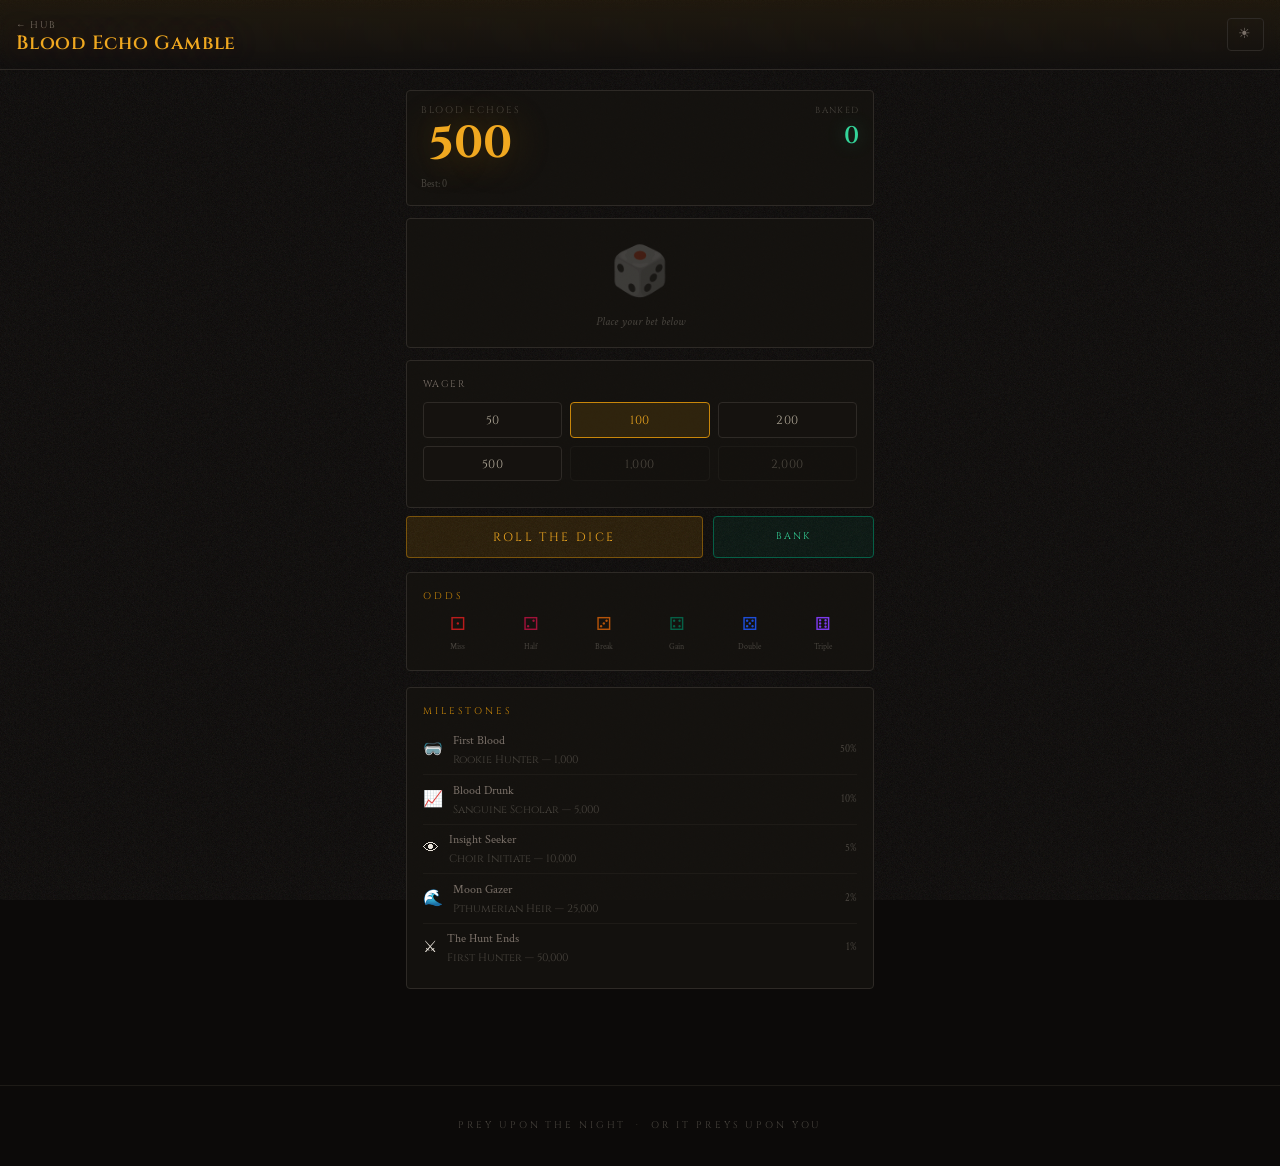
<file: games/gamble.html>
<!DOCTYPE html>
<html lang="en">
<head>
<meta charset="UTF-8">
<meta name="viewport" content="width=device-width, initial-scale=1.0">
<title>Blood Echo Gamble — Bloodborne</title>
<link rel="stylesheet" href="../shared.css">
<style>
.gamble-wrap{max-width:500px;margin:0 auto;padding:1.25rem 1rem 3rem}
.echo-display{font-family:var(--font-display);font-size:2.8rem;font-weight:700;color:var(--accent-s);text-align:center;text-shadow:0 0 40px rgba(200,134,10,0.4);line-height:1;margin:0.25rem 0}
.echo-label{font-size:0.6rem;letter-spacing:0.2em;text-transform:uppercase;color:var(--text-faint);font-family:var(--font-display);text-align:center;margin-bottom:0.1rem}
.bank-display{font-family:var(--font-display);font-size:1.5rem;font-weight:600;color:#34d399;text-shadow:0 0 20px rgba(52,211,153,0.3)}
.dice-roll{font-size:3.5rem;text-align:center;line-height:1;margin:0.5rem 0;filter:sepia(0.5)}
.dice-spin{animation:spin 0.4s ease-out}
@keyframes spin{0%{transform:rotate(0deg) scale(0.8);opacity:0}50%{transform:rotate(180deg) scale(1.2)}100%{transform:rotate(360deg) scale(1);opacity:1}}
.result-flash{animation:flash 0.5s ease-out}
@keyframes flash{0%{opacity:0;transform:scale(0.9)}100%{opacity:1;transform:scale(1)}}
.milestone-row{display:flex;align-items:center;gap:0.6rem;padding:0.35rem 0;border-bottom:1px solid var(--border-sub)}
.milestone-row:last-child{border-bottom:none}
.milestone-icon{font-size:1rem;flex-shrink:0}
.milestone-label{font-size:0.78rem;flex:1}
.milestone-reward{font-size:0.68rem;color:var(--accent);font-family:var(--font-display)}
.milestone-check{font-size:0.75rem;color:var(--green-s)}
.bet-grid{display:grid;grid-template-columns:repeat(3,1fr);gap:0.5rem;margin:0.6rem 0}
.bet-btn{padding:0.55rem 0.3rem;border-radius:var(--radius);border:1px solid var(--border);background:var(--surface);color:var(--text-mid);font-size:0.75rem;cursor:pointer;font-family:var(--font-display);letter-spacing:0.05em;transition:all 0.15s;text-align:center}
.bet-btn.active{border-color:var(--accent);background:var(--accent-dim);color:var(--accent-s)}
.bet-btn:disabled{opacity:0.35;cursor:not-allowed}
.history-grid{display:flex;gap:3px;flex-wrap:wrap;margin-top:0.35rem}
.hist-die{width:24px;height:24px;display:flex;align-items:center;justify-content:center;border-radius:3px;border:1px solid;font-size:0.8rem}
.streak-badge{font-size:0.72rem;padding:2px 8px;border-radius:3px;border:1px solid;font-family:var(--font-display);letter-spacing:0.08em}
.death-screen{border:2px solid #9f1239;border-radius:var(--radius);padding:1.5rem;text-align:center;background:rgba(159,18,57,0.1)}
</style>
</head>
<body>
<header class="site-header">
  <div class="brand">
    <a href="../index.html" style="font-size:0.6rem;letter-spacing:0.15em;text-transform:uppercase;font-family:var(--font-display);color:var(--text-dim);text-decoration:none">&larr; Hub</a>
    <h1 style="font-size:1.2rem;margin-top:0.1rem">Blood Echo Gamble</h1>
  </div>
  <button class="btn btn-icon" id="themeToggle">&#9728;</button>
</header>

<div class="gamble-wrap" id="app"></div>
<footer class="site-footer">Prey upon the night &nbsp;&middot;&nbsp; Or it preys upon you</footer>

<script>
var BETS=[50,100,200,500,1000,2000];
var DICE_FACES=['&#9856;','&#9857;','&#9858;','&#9859;','&#9860;','&#9861;'];
var MULTIPLIERS=[0,0.5,1,1.5,2,3,5];
var DIE_COLORS=['#b91c1c','#9f1239','#b45309','#065f46','#1d4ed8','#7c3aed'];

var MILESTONES=[
  {threshold:1000,label:"First Blood",icon:"&#129405;",reward:"Rookie Hunter",achieved:false},
  {threshold:5000,label:"Blood Drunk",icon:"&#128200;",reward:"Sanguine Scholar",achieved:false},
  {threshold:10000,label:"Insight Seeker",icon:"&#128065;",reward:"Choir Initiate",achieved:false},
  {threshold:25000,label:"Moon Gazer",icon:"&#127754;",reward:"Pthumerian Heir",achieved:false},
  {threshold:50000,label:"The Hunt Ends",icon:"&#9876;",reward:"First Hunter",achieved:false}
];

var state={
  echoes:500,
  bank:0,
  bet:100,
  rolling:false,
  lastRoll:null,
  lastResult:null,
  streak:0,
  highStreak:0,
  totalWon:0,
  totalLost:0,
  history:[],
  milestones:MILESTONES.map(function(m){return Object.assign({},m);}),
  screen:'game',
  highScore:parseInt(localStorage.getItem('bb-gamble-hs')||'0')
};

function roll(){
  if(state.rolling||state.echoes<=0)return;
  if(state.bet>state.echoes){alert('Not enough Blood Echoes!');return;}
  state.rolling=true;
  state.echoes-=state.bet;
  renderGame();
  setTimeout(function(){
    var die=Math.floor(Math.random()*6)+1;
    var mult=MULTIPLIERS[die];
    var won=Math.floor(state.bet*mult);
    state.lastRoll=die;
    state.lastResult=won-state.bet+(die===1?0:state.bet);
    state.echoes+=won;
    if(mult>1){state.streak++;state.highStreak=Math.max(state.highStreak,state.streak);state.totalWon+=won;}
    else{state.streak=0;state.totalLost+=state.bet;}
    state.history.unshift(die);
    if(state.history.length>20)state.history.pop();
    checkMilestones();
    state.rolling=false;
    if(state.echoes<=0&&state.bank===0){state.screen='dead';}
    renderGame();
  },350);
}

function bank(){
  if(state.bank===0&&state.echoes===0)return;
  state.bank+=state.echoes;
  state.echoes=0;
  if(state.bank>state.highScore){state.highScore=state.bank;localStorage.setItem('bb-gamble-hs',state.highScore);}
  state.screen='banked';
  renderGame();
}

function unbank(){
  state.echoes+=state.bank;state.bank=0;state.screen='game';renderGame();
}

function setBet(v){
  if(v<=state.echoes){state.bet=v;renderGame();}
}

function checkMilestones(){
  var total=state.echoes+state.bank;
  state.milestones.forEach(function(m){if(!m.achieved&&total>=m.threshold)m.achieved=true;});
}

function resetGame(){
  state={
    echoes:500,bank:0,bet:100,rolling:false,lastRoll:null,lastResult:null,
    streak:0,highStreak:0,totalWon:0,totalLost:0,history:[],
    milestones:MILESTONES.map(function(m){return Object.assign({},m);}),
    screen:'game',
    highScore:parseInt(localStorage.getItem('bb-gamble-hs')||'0')
  };
  renderGame();
}

function render(){document.getElementById('app').innerHTML=renderGame();}

function renderGame(){
  var h='';
  if(state.screen==='dead'){
    h='<div class="death-screen">'+
      '<div style="font-size:2rem;margin-bottom:0.35rem">&#128128;</div>'+
      '<p class="eyebrow" style="color:#fb7185">You Died</p>'+
      '<div style="font-family:var(--font-display);font-size:1.4rem;color:#fb7185;margin:0.3rem 0">All Echoes Lost</div>'+
      '<p style="font-size:0.8rem;color:var(--text-mid);font-style:italic;line-height:1.7;margin-bottom:1rem">Greed is the nature of the Hunt. The echoes scatter. Best banked: '+state.highScore.toLocaleString()+'</p>'+
      '<button class="btn btn-primary" style="width:100%;padding:0.75rem;border-color:#9f1239;color:#fb7185" onclick="resetGame()">Rise Again</button>';
    document.getElementById('app').innerHTML=h;return h;
  }

  if(state.screen==='banked'){
    h='<div style="border:2px solid #34d399;border-radius:var(--radius);padding:1.5rem;text-align:center;background:rgba(6,95,70,0.1)">'+
      '<div style="font-size:2rem;margin-bottom:0.35rem">&#128179;</div>'+
      '<p class="eyebrow" style="color:#34d399">Banked</p>'+
      '<div style="font-family:var(--font-display);font-size:2rem;color:#34d399;text-shadow:0 0 20px rgba(52,211,153,0.3);margin:0.3rem 0">'+state.bank.toLocaleString()+'</div>'+
      '<p style="font-size:0.78rem;color:var(--text-mid);font-style:italic;line-height:1.7;margin-bottom:1rem">Wisely preserved. The echoes rest safe from death. Withdraw to continue gambling.</p>'+
      '<div style="display:flex;gap:0.5rem">'+
      '<button class="btn btn-primary" style="flex:1;padding:0.65rem" onclick="unbank()">Withdraw &amp; Continue</button>'+
      '<button class="btn" style="flex:1;padding:0.65rem" onclick="resetGame()">New Hunt</button>'+
      '</div></div>';
    document.getElementById('app').innerHTML=h;return h;
  }

  // Stats
  h+='<div style="border:1px solid var(--border);background:var(--surface);border-radius:var(--radius);padding:0.75rem 0.85rem;margin-bottom:0.75rem">';
  h+='<div style="display:flex;justify-content:space-between;align-items:flex-start">';
  h+='<div><div class="echo-label">Blood Echoes</div><div class="echo-display">'+state.echoes.toLocaleString()+'</div></div>';
  h+='<div style="text-align:right">';
  h+='<div style="font-size:0.55rem;letter-spacing:0.15em;text-transform:uppercase;color:var(--text-faint);font-family:var(--font-display)">Banked</div>';
  h+='<div class="bank-display">'+state.bank.toLocaleString()+'</div>';
  h+='</div></div>';
  h+='<div style="display:flex;justify-content:space-between;margin-top:0.4rem">';
  h+='<span style="font-size:0.62rem;color:var(--text-faint)">Best: '+state.highScore.toLocaleString()+'</span>';
  if(state.streak>0)h+='<span class="streak-badge" style="color:var(--accent-s);border-color:var(--accent)">&#128293; '+state.streak+' streak</span>';
  h+='</div></div>';

  // Dice area
  h+='<div style="border:1px solid var(--border);background:var(--surface);border-radius:var(--radius);padding:1rem;text-align:center;margin-bottom:0.75rem">';
  if(state.rolling){
    h+='<div class="dice-roll">&#127922;</div><p style="color:var(--text-dim);font-size:0.75rem;font-style:italic">Rolling...</p>';
  } else if(state.lastRoll){
    var die=state.lastRoll;
    var mult=MULTIPLIERS[die];
    var netResult=state.lastResult;
    h+='<div class="dice-roll dice-spin" style="color:'+DIE_COLORS[die-1]+'">'+DICE_FACES[die-1]+'</div>';
    h+='<div class="result-flash" style="font-family:var(--font-display);font-size:1.1rem;color:'+(netResult>=0?'#34d399':'#fb7185')+';margin-bottom:0.1rem">';
    h+=(netResult>0?'+':'')+netResult.toLocaleString()+' Echoes</div>';
    h+='<div style="font-size:0.62rem;color:var(--text-faint)">'+
      (mult===0?'Lost it all':mult===0.5?'Half returned':mult===1?'Returned':mult===1.5?'1.5x':mult===2?'Double':mult===3?'Triple':'Five times!')+
    '</div>';
  } else {
    h+='<div style="font-size:3rem;opacity:0.2">&#127922;</div><p style="color:var(--text-faint);font-size:0.75rem;font-style:italic">Place your bet below</p>';
  }
  h+='</div>';

  // Bet selector
  h+='<div class="surface-box mb-sm"><p style="font-size:0.6rem;letter-spacing:0.15em;text-transform:uppercase;font-family:var(--font-display);color:var(--text-dim);margin-bottom:0.1rem">Wager</p>';
  h+='<div class="bet-grid">';
  BETS.forEach(function(v){
    var dis=v>state.echoes||state.rolling;
    h+='<button class="bet-btn'+(state.bet===v?' active':'')+'" onclick="setBet('+v+')" '+(dis?'disabled':'')+'>'+v.toLocaleString()+'</button>';
  });
  h+='</div></div>';

  // Action buttons
  h+='<div style="display:flex;gap:0.6rem;margin-bottom:0.85rem">';
  h+='<button class="btn btn-primary" style="flex:2;padding:0.75rem;font-size:0.75rem" onclick="roll()" '+(state.rolling||state.echoes===0?'disabled style="opacity:0.4"':'')+'>Roll the Dice</button>';
  h+='<button class="btn" style="flex:1;padding:0.75rem;color:#34d399;border-color:#065f46;background:rgba(6,95,70,0.15)" onclick="bank()" '+(state.echoes===0?'disabled style="opacity:0.4"':'')+'>Bank</button>';
  h+='</div>';

  // Dice probability legend
  h+='<div class="surface-box mb-md"><p class="eyebrow" style="margin-bottom:0.45rem">Odds</p>';
  h+='<div style="display:flex;gap:4px">';
  var labels=['Miss (x0)','Half (x0.5)','Break even (x1)','Gain (x1.5)','Double (x2)','Triple (x3)'];
  for(var i=1;i<=6;i++){
    h+='<div style="flex:1;text-align:center"><div style="font-size:1.1rem;color:'+DIE_COLORS[i-1]+'">'+DICE_FACES[i-1]+'</div><div style="font-size:0.5rem;color:var(--text-faint);margin-top:2px">'+labels[i-1].split(' ')[0]+'</div></div>';
  }
  h+='</div></div>';

  // Roll history
  if(state.history.length){
    h+='<div class="surface-box mb-md"><p class="eyebrow" style="margin-bottom:0.4rem">Recent Rolls</p>';
    h+='<div class="history-grid">';
    state.history.forEach(function(d){
      var m=MULTIPLIERS[d];
      var color=m===0?'#9f1239':m<1?'#b45309':m===1?'#4b5563':m===1.5?'#065f46':m===2?'#1d4ed8':'#7c3aed';
      h+='<div class="hist-die" style="border-color:'+color+'20;background:'+color+'20;color:'+color+'">'+DICE_FACES[d-1]+'</div>';
    });
    h+='</div></div>';
  }

  // Milestones
  h+='<div class="surface-box"><p class="eyebrow" style="margin-bottom:0.4rem">Milestones</p>';
  state.milestones.forEach(function(m){
    var total=state.echoes+state.bank;
    h+='<div class="milestone-row"><span class="milestone-icon">'+m.icon+'</span>';
    h+='<div style="flex:1"><div class="milestone-label"'+(!m.achieved?' style="color:var(--text-dim)"':'')+'>'+m.label+'</div>';
    h+='<div class="milestone-reward" style="color:'+(m.achieved?'var(--accent-s)':'var(--text-faint)')+'">'+m.reward+' &mdash; '+m.threshold.toLocaleString()+'</div></div>';
    h+=(m.achieved?'<span class="milestone-check">&#10003;</span>':'<div style="font-size:0.62rem;color:var(--text-faint)">'+Math.round(Math.min(100,(total/m.threshold)*100))+'%</div>');
    h+='</div>';
  });
  h+='</div>';

  document.getElementById('app').innerHTML=h;
  return h;
}

var tt=document.getElementById('themeToggle');
var dark=localStorage.getItem('bb-theme')!=='light';
if(!dark){document.documentElement.setAttribute('data-theme','light');tt.textContent='\uD83C\uDF19';}
tt.addEventListener('click',function(){
  dark=!dark;
  if(dark){document.documentElement.removeAttribute('data-theme');tt.textContent='\u2600';localStorage.setItem('bb-theme','dark');}
  else{document.documentElement.setAttribute('data-theme','light');tt.textContent='\uD83C\uDF19';localStorage.setItem('bb-theme','light');}
});

renderGame();
</script>
</body>
</html>
</file>
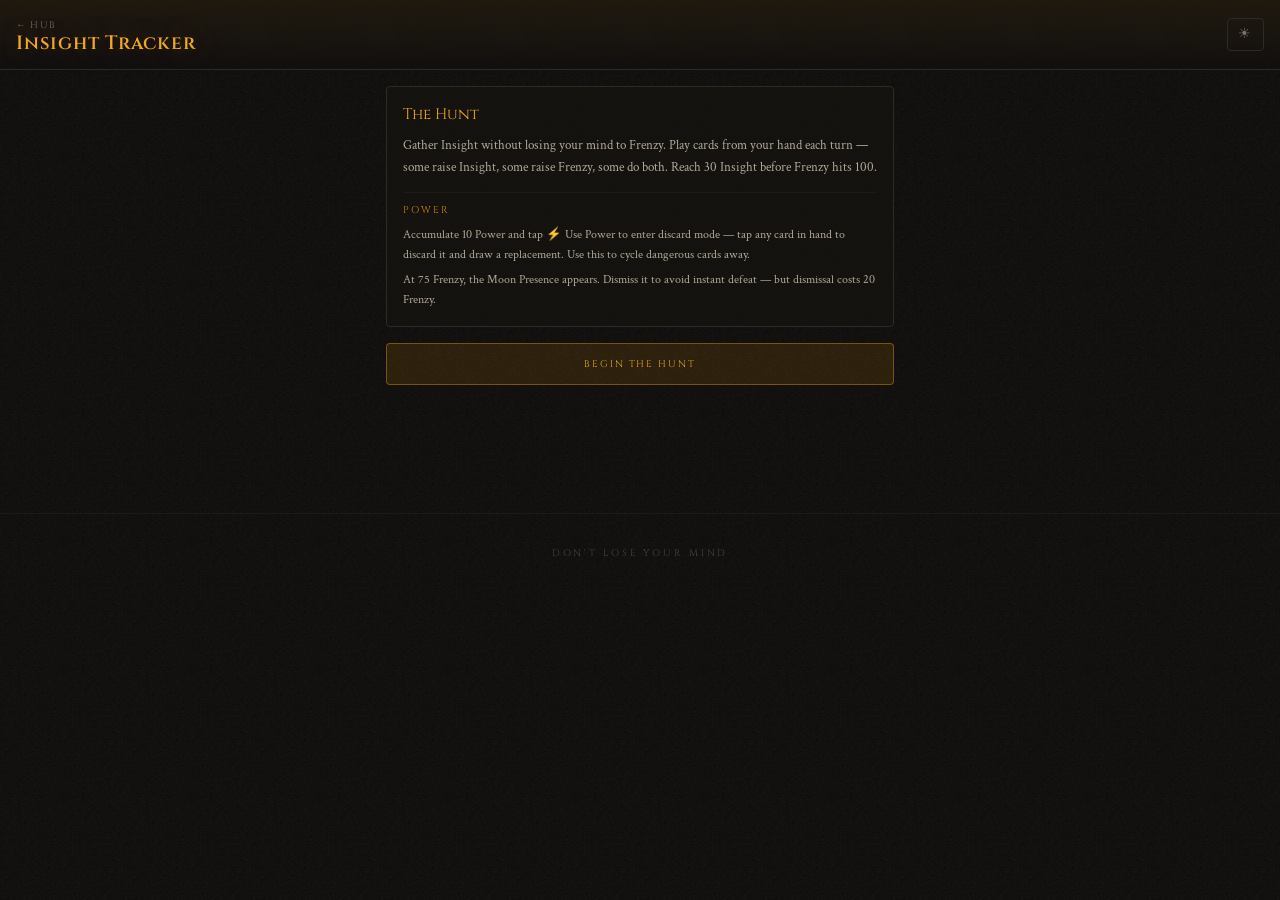
<file: games/insight.html>
<!DOCTYPE html>
<html lang="en">
<head>
<meta charset="UTF-8">
<meta name="viewport" content="width=device-width, initial-scale=1.0">
<title>Insight Tracker — Bloodborne</title>
<link rel="stylesheet" href="../shared.css">
<style>
.game-wrap{max-width:540px;margin:0 auto;padding:1rem 1rem 5rem}
.stats-bar{display:grid;grid-template-columns:1fr 1fr 1fr;gap:0.5rem;margin-bottom:0.85rem}
.stat-box{border:1px solid var(--border);background:var(--surface);border-radius:var(--radius);padding:0.5rem 0.6rem;text-align:center}
.stat-value{font-family:var(--font-display);font-size:1.4rem;font-weight:700;line-height:1}
.stat-label{font-size:0.55rem;color:var(--text-dim);letter-spacing:0.12em;text-transform:uppercase;font-family:var(--font-display);margin-top:0.2rem}
.frenzy-bar-wrap{margin-bottom:0.85rem}
.frenzy-bar-bg{height:10px;border-radius:5px;background:var(--border-sub);overflow:hidden;margin:0.25rem 0}
.frenzy-bar-fill{height:10px;border-radius:5px;transition:width 0.3s;background:linear-gradient(to right,#065f46,#b45309,#9f1239)}
.hand-area{display:flex;flex-direction:column;gap:0.45rem;margin-bottom:0.85rem}
.card-item{border:1px solid var(--border);background:var(--surface);border-radius:var(--radius);padding:0.65rem 0.85rem;cursor:pointer;transition:border-color 0.15s,background 0.15s;user-select:none}
.card-item:hover{border-color:var(--accent);background:var(--accent-dim)}
.card-item.discard-mode{border-color:#b91c1c;cursor:pointer}
.card-item.discard-mode:hover{background:rgba(150,20,20,0.2)}
.card-name{font-weight:600;font-size:0.88rem;margin-bottom:0.15rem}
.card-effects{display:flex;gap:0.5rem;font-size:0.68rem;flex-wrap:wrap}
.card-effect{padding:1px 6px;border-radius:2px;border:1px solid;font-family:var(--font-display);font-size:0.55rem;letter-spacing:0.08em}
.card-desc{font-size:0.72rem;color:var(--text-dim);margin-top:0.2rem;font-style:italic;line-height:1.45}
.action-bar{display:flex;gap:0.5rem;margin-bottom:0.85rem;flex-wrap:wrap}
.power-bar-bg{height:5px;border-radius:3px;background:var(--border-sub);overflow:hidden;margin-top:0.25rem}
.power-bar-fill{height:5px;border-radius:3px;background:#7c3aed;transition:width 0.3s}
.moon-event{border:2px solid #9f1239;border-radius:var(--radius);background:rgba(159,18,57,0.15);padding:1rem;text-align:center;margin-bottom:0.85rem;animation:pulse 1.5s ease-in-out infinite}
@keyframes pulse{0%,100%{box-shadow:0 0 0 0 rgba(159,18,57,0.4)}50%{box-shadow:0 0 15px 4px rgba(159,18,57,0.2)}}
.moon-title{font-family:var(--font-display);font-size:1rem;color:#fb7185;margin-bottom:0.3rem}
.moon-text{font-size:0.78rem;color:#fca5a5;line-height:1.6;margin-bottom:0.65rem}
.turn-log{border:1px solid var(--border-sub);border-radius:var(--radius);overflow:hidden;margin-bottom:0.5rem}
.log-item{padding:0.3rem 0.65rem;font-size:0.72rem;color:var(--text-dim);border-bottom:1px solid var(--border-sub)}
.log-item:last-child{border-bottom:none}
.game-over-box{border:2px solid var(--red);border-radius:var(--radius);padding:1.5rem 1rem;text-align:center;background:rgba(159,18,57,0.1)}
.win-box{border:2px solid #065f46;border-radius:var(--radius);padding:1.5rem 1rem;text-align:center;background:rgba(6,95,70,0.1)}
</style>
</head>
<body>
<header class="site-header">
  <div class="brand">
    <a href="../index.html" style="font-size:0.6rem;letter-spacing:0.15em;text-transform:uppercase;font-family:var(--font-display);color:var(--text-dim);text-decoration:none">&larr; Hub</a>
    <h1 style="font-size:1.2rem;margin-top:0.1rem">Insight Tracker</h1>
  </div>
  <button class="btn btn-icon" id="themeToggle">&#9728;</button>
</header>
<div class="game-wrap" id="app"></div>
<footer class="site-footer">Don't lose your mind</footer>

<script>
var CARD_DEFS=[
  {id:"vial",name:"Blood Vial",rarity:"common",insight:0,frenzy:-15,power:0,desc:"Precious blood vial. Soothes the nerves.",insightColor:"",frenzyColor:"#059669"},
  {id:"vial2",name:"Blood Vial",rarity:"common",insight:0,frenzy:-15,power:0,desc:"Precious blood vial. Soothes the nerves.",insightColor:"",frenzyColor:"#059669"},
  {id:"rune",name:"Caryll Rune",rarity:"common",insight:0,frenzy:-12,power:0,desc:"Transcribed wisdom. Calms the mind.",insightColor:"",frenzyColor:"#059669"},
  {id:"rune2",name:"Caryll Rune",rarity:"common",insight:0,frenzy:-12,power:0,desc:"Transcribed wisdom. Calms the mind.",insightColor:"",frenzyColor:"#059669"},
  {id:"pungent",name:"Pungent Cocktail",rarity:"common",insight:0,frenzy:-8,power:0,desc:"Distracts beasts. Brief relief.",insightColor:"",frenzyColor:"#059669"},
  {id:"pungent2",name:"Pungent Cocktail",rarity:"common",insight:0,frenzy:-8,power:0,desc:"Distracts beasts. Brief relief.",insightColor:"",frenzyColor:"#059669"},
  {id:"beast",name:"Beast Encounter",rarity:"common",insight:1,frenzy:10,power:1,desc:"The beasts of Yharnam press closer.",insightColor:"#b45309",frenzyColor:"#b45309"},
  {id:"beast2",name:"Beast Encounter",rarity:"common",insight:1,frenzy:10,power:1,desc:"The beasts of Yharnam press closer.",insightColor:"#b45309",frenzyColor:"#b45309"},
  {id:"madness",name:"Frenzied Madness",rarity:"common",insight:2,frenzy:18,power:0,desc:"The blood runs hot. The mind flinches.",insightColor:"#b45309",frenzyColor:"#b91c1c"},
  {id:"lamp",name:"Lamp Found",rarity:"common",insight:0,frenzy:-6,power:2,desc:"A lamp. Sanctuary, briefly.",insightColor:"",frenzyColor:"#059669"},
  {id:"lamp2",name:"Lamp Found",rarity:"common",insight:0,frenzy:-6,power:2,desc:"A lamp. Sanctuary, briefly.",insightColor:"",frenzyColor:"#059669"},
  {id:"ally",name:"Hunter's Ally",rarity:"uncommon",insight:0,frenzy:-20,power:0,desc:"Another Hunter joins the night. Comfort in company.",insightColor:"",frenzyColor:"#059669"},
  {id:"vermin",name:"Vermin Found",rarity:"uncommon",insight:1,frenzy:-5,power:0,desc:"Crushed underfoot. Something stirs in your stomach.",insightColor:"#b45309",frenzyColor:"#059669"},
  {id:"curse",name:"Cursed Blood",rarity:"uncommon",insight:3,frenzy:15,power:0,desc:"Tainted ministration. Twisted insight floods in.",insightColor:"#9f1239",frenzyColor:"#9f1239"},
  {id:"npc",name:"Survivor Rescued",rarity:"uncommon",insight:0,frenzy:-10,power:3,desc:"Someone still human. Their relief echoes.",insightColor:"",frenzyColor:"#059669"},
  {id:"coldblood",name:"Frenzied Coldblood",rarity:"rare",insight:6,frenzy:15,power:0,desc:"Dense blood echoes. Power at a price.",insightColor:"#7c3aed",frenzyColor:"#9f1239"},
  {id:"skull",name:"Laurence's Skull",rarity:"rare",insight:6,frenzy:10,power:3,desc:"The first Vicar's skull, burning eternally.",insightColor:"#7c3aed",frenzyColor:"#b45309"},
  {id:"cord",name:"Umbilical Cord",rarity:"rare",insight:8,frenzy:5,power:0,desc:"Truth that cannot be unfelt. The cosmos opens.",insightColor:"#6d28d9",frenzyColor:"#b45309"}
];

function buildDeck(){
  var deck=[];
  CARD_DEFS.forEach(function(def,i){
    deck.push(Object.assign({},def,{uid:def.id+'-'+i}));
  });
  return shuffle(deck);
}

function shuffle(a){var b=[].concat(a);for(var i=b.length-1;i>0;i--){var j=Math.floor(Math.random()*(i+1));var t=b[i];b[i]=b[j];b[j]=t;}return b;}

function drawCard(state){
  if(state.deck.length===0){state.deck=shuffle(state.discard.slice());state.discard=[];}
  if(state.deck.length===0)return null;
  var card=state.deck.shift();
  state.hand.push(card);
  return card;
}

function newGame(){
  var deck=buildDeck();
  var state={insight:0,frenzy:0,power:0,turn:0,deck:deck,hand:[],discard:[],log:[],status:'playing',discardMode:false,moonActive:false};
  for(var i=0;i<3;i++)drawCard(state);
  return state;
}

var G=newGame();
var screen='menu';

function playCard(uid){
  if(G.status!=='playing')return;
  if(G.discardMode){discardCard(uid);return;}
  var idx=G.hand.findIndex(function(c){return c.uid===uid;});
  if(idx<0)return;
  var card=G.hand.splice(idx,1)[0];
  G.discard.push(card);
  G.insight=Math.max(0,G.insight+card.insight);
  G.frenzy=Math.max(0,Math.min(100,G.frenzy+card.frenzy));
  G.power=Math.max(0,G.power+card.power);
  G.turn++;
  var logMsg=card.name;
  if(card.insight>0)logMsg+=' +'+card.insight+' Insight';
  if(card.frenzy>0)logMsg+=' +'+card.frenzy+' Frenzy';
  else if(card.frenzy<0)logMsg+=' '+card.frenzy+' Frenzy';
  G.log.unshift(logMsg);
  if(G.log.length>5)G.log.pop();
  drawCard(G);
  checkEvents();
  render();
}

function discardCard(uid){
  if(!G.discardMode||G.power<10)return;
  var idx=G.hand.findIndex(function(c){return c.uid===uid;});
  if(idx<0)return;
  var card=G.hand.splice(idx,1)[0];
  G.discard.push(card);
  G.power-=10;
  G.discardMode=false;
  drawCard(G);
  G.log.unshift('Channelled power — discarded '+card.name);
  if(G.log.length>5)G.log.pop();
  render();
}

function usePower(){
  if(G.power<10||G.discardMode)return;
  G.discardMode=true;
  render();
}

function dismissMoon(){
  if(!G.moonActive)return;
  G.frenzy=Math.min(100,G.frenzy+20);
  G.moonActive=false;
  G.log.unshift('Moon Presence dismissed — Frenzy +20');
  if(G.log.length>5)G.log.pop();
  checkEvents();
  render();
}

function checkEvents(){
  if(G.frenzy>=75&&!G.moonActive&&G.status==='playing'){G.moonActive=true;}
  if(G.frenzy>=100){G.status='lose';G.moonActive=false;}
  if(G.insight>=30){G.status='win';}
}

function endDiscard(){G.discardMode=false;render();}

function render(){
  var app=document.getElementById('app');
  if(screen==='menu'){app.innerHTML=renderMenu();return;}
  if(G.status==='lose'){app.innerHTML=renderGameOver();return;}
  if(G.status==='win'){app.innerHTML=renderWin();return;}
  app.innerHTML=renderGame();
}

function renderMenu(){
  var h='<div class="surface-box mb-md">';
  h+='<p style="font-size:0.95rem;color:var(--accent-s);font-family:var(--font-display);margin-bottom:0.5rem">The Hunt</p>';
  h+='<p style="font-size:0.82rem;color:var(--text-mid);line-height:1.7">Gather Insight without losing your mind to Frenzy. Play cards from your hand each turn — some raise Insight, some raise Frenzy, some do both. Reach 30 Insight before Frenzy hits 100.</p>';
  h+='<div style="margin-top:0.75rem;border-top:1px solid var(--border-sub);padding-top:0.65rem">';
  h+='<p style="font-size:0.62rem;letter-spacing:0.2em;text-transform:uppercase;font-family:var(--font-display);color:var(--accent);margin-bottom:0.35rem">Power</p>';
  h+='<p style="font-size:0.78rem;color:var(--text-mid);line-height:1.6">Accumulate 10 Power and tap &#9889; Use Power to enter discard mode — tap any card in hand to discard it and draw a replacement. Use this to cycle dangerous cards away.</p>';
  h+='<p style="font-size:0.78rem;color:var(--text-mid);margin-top:0.35rem;line-height:1.6">At 75 Frenzy, the Moon Presence appears. Dismiss it to avoid instant defeat — but dismissal costs 20 Frenzy.</p>';
  h+='</div></div>';
  h+='<button class="btn btn-primary" style="width:100%;padding:0.85rem" onclick="screen=\'game\';render()">Begin the Hunt</button>';
  return h;
}

function rarityColor(r){return r==='rare'?'#7c3aed':r==='uncommon'?'#0f766e':'#57534e';}
function rarityGlow(r){return r==='rare'?'#c4b5fd':r==='uncommon'?'#2dd4bf':'#9ca3af';}

function renderGame(){
  var h='';
  var frenzyPct=Math.min(100,G.frenzy);
  var insightPct=Math.min(100,(G.insight/30)*100);

  h+='<div class="stats-bar">';
  h+='<div class="stat-box"><div class="stat-value" style="color:var(--accent-s)">'+G.insight+'<span style="font-size:0.7rem;color:var(--text-faint)">/30</span></div><div class="stat-label">Insight</div></div>';
  h+='<div class="stat-box"><div class="stat-value" style="color:'+(G.frenzy>=75?'#fb7185':G.frenzy>=50?'#fbbf24':'#34d399')+'">'+G.frenzy+'<span style="font-size:0.7rem;color:var(--text-faint)">/100</span></div><div class="stat-label">Frenzy</div></div>';
  h+='<div class="stat-box"><div class="stat-value" style="color:#c4b5fd">'+G.power+'</div><div class="stat-label">Power</div><div class="power-bar-bg"><div class="power-bar-fill" style="width:'+Math.min(100,G.power*10)+'%"></div></div></div>';
  h+='</div>';

  h+='<div class="frenzy-bar-wrap">';
  h+='<div style="display:flex;justify-content:space-between;font-size:0.6rem;color:var(--text-faint);margin-bottom:0.15rem"><span>Frenzy</span><span>Turn '+G.turn+'</span></div>';
  h+='<div class="frenzy-bar-bg"><div class="frenzy-bar-fill" style="width:'+frenzyPct+'%"></div></div></div>';

  if(G.moonActive){
    h+='<div class="moon-event">';
    h+='<div class="moon-title">&#127754; Moon Presence</div>';
    h+='<p class="moon-text">The Moon Presence has descended. Dismiss it or it will consume you. Frenzy +20 on dismissal.</p>';
    h+='<button class="btn btn-primary" onclick="dismissMoon()" style="border-color:#9f1239;background:rgba(159,18,57,0.25);color:#fb7185">Dismiss the Presence</button>';
    h+='</div>';
  }

  h+='<div class="action-bar">';
  if(G.discardMode){
    h+='<div style="flex:1;font-size:0.75rem;color:#fb7185;font-style:italic;display:flex;align-items:center">Select a card to discard</div>';
    h+='<button class="btn" onclick="endDiscard()">Cancel</button>';
  } else {
    h+='<button class="btn btn-primary" onclick="usePower()" '+(G.power<10?'disabled style="opacity:0.3"':'')+'>&#9889; Use Power ('+G.power+'/10)</button>';
  }
  h+='</div>';

  h+='<div class="hand-area">';
  G.hand.forEach(function(card){
    var rc=rarityColor(card.rarity),rg=rarityGlow(card.rarity);
    h+='<div class="card-item'+(G.discardMode?' discard-mode':'')+'" style="border-left:3px solid '+rc+'" onclick="playCard(\''+card.uid+'\')">';
    h+='<div style="display:flex;justify-content:space-between;align-items:flex-start">';
    h+='<div class="card-name" style="color:'+rg+'">'+card.name+'</div>';
    h+='<span style="font-size:0.55rem;color:'+rc+';font-family:var(--font-display);letter-spacing:0.1em;text-transform:uppercase">'+card.rarity+'</span></div>';
    h+='<div class="card-effects">';
    if(card.insight>0)h+='<span class="card-effect" style="color:#fbbf24;border-color:#b45309">+'+card.insight+' Insight</span>';
    if(card.frenzy>0)h+='<span class="card-effect" style="color:#fca5a5;border-color:#9f1239">+'+card.frenzy+' Frenzy</span>';
    else if(card.frenzy<0)h+='<span class="card-effect" style="color:#6ee7b7;border-color:#065f46">'+card.frenzy+' Frenzy</span>';
    if(card.power>0)h+='<span class="card-effect" style="color:#c4b5fd;border-color:#6d28d9">+'+card.power+' Power</span>';
    h+='</div>';
    h+='<div class="card-desc">'+card.desc+'</div>';
    h+='</div>';
  });
  h+='</div>';

  if(G.log.length){
    h+='<div class="turn-log">';
    G.log.forEach(function(msg){h+='<div class="log-item">'+msg+'</div>';});
    h+='</div>';
  }

  h+='<div style="display:flex;gap:0.4rem;margin-top:0.5rem">';
  h+='<div style="flex:1;border:1px solid var(--border-sub);border-radius:var(--radius);padding:0.4rem;text-align:center;font-size:0.62rem;color:var(--text-faint)">Deck: '+G.deck.length+'</div>';
  h+='<div style="flex:1;border:1px solid var(--border-sub);border-radius:var(--radius);padding:0.4rem;text-align:center;font-size:0.62rem;color:var(--text-faint)">Discard: '+G.discard.length+'</div>';
  h+='<button class="btn" style="flex:1;padding:0.35rem 0.5rem;font-size:0.55rem" onclick="G=newGame();render()">New Game</button>';
  h+='</div>';

  return h;
}

function renderGameOver(){
  return '<div class="game-over-box">'+
    '<p class="eyebrow" style="color:#fb7185">Frenzy: 100</p>'+
    '<div style="font-family:var(--font-display);font-size:1.5rem;color:#fb7185;margin:0.4rem 0;text-shadow:0 0 20px rgba(159,18,57,0.5)">Lost to the Blood</div>'+
    '<p style="font-size:0.82rem;color:var(--text-mid);font-style:italic;line-height:1.7;margin-bottom:1rem">The Frenzy took you. You became what you hunted. Insight reached: '+G.insight+'</p>'+
    '<div style="display:flex;gap:0.5rem">'+
    '<button class="btn btn-primary" style="flex:1;padding:0.7rem;border-color:#9f1239" onclick="G=newGame();screen=\'game\';render()">Hunt Again</button>'+
    '<button class="btn" style="flex:1;padding:0.7rem" onclick="screen=\'menu\';G=newGame();render()">Menu</button>'+
    '</div></div>';
}

function renderWin(){
  return '<div class="win-box">'+
    '<p class="eyebrow" style="color:#34d399">30 Insight</p>'+
    '<div style="font-family:var(--font-display);font-size:1.5rem;color:#34d399;margin:0.4rem 0;text-shadow:0 0 20px rgba(6,95,70,0.5)">Augur of Ebrietas</div>'+
    '<p style="font-size:0.82rem;color:var(--text-mid);font-style:italic;line-height:1.7;margin-bottom:1rem">You gathered the truth and kept your mind. Frenzy when complete: '+G.frenzy+'</p>'+
    '<div style="display:flex;gap:0.5rem">'+
    '<button class="btn btn-primary" style="flex:1;padding:0.7rem" onclick="G=newGame();screen=\'game\';render()">Hunt Again</button>'+
    '<button class="btn" style="flex:1;padding:0.7rem" onclick="screen=\'menu\';G=newGame();render()">Menu</button>'+
    '</div></div>';
}

var tt=document.getElementById('themeToggle');
var dark=localStorage.getItem('bb-theme')!=='light';
if(!dark){document.documentElement.setAttribute('data-theme','light');tt.textContent='\uD83C\uDF19';}
tt.addEventListener('click',function(){
  dark=!dark;
  if(dark){document.documentElement.removeAttribute('data-theme');tt.textContent='\u2600';localStorage.setItem('bb-theme','dark');}
  else{document.documentElement.setAttribute('data-theme','light');tt.textContent='\uD83C\uDF19';localStorage.setItem('bb-theme','light');}
});
render();
</script>
</body>
</html>
</file>
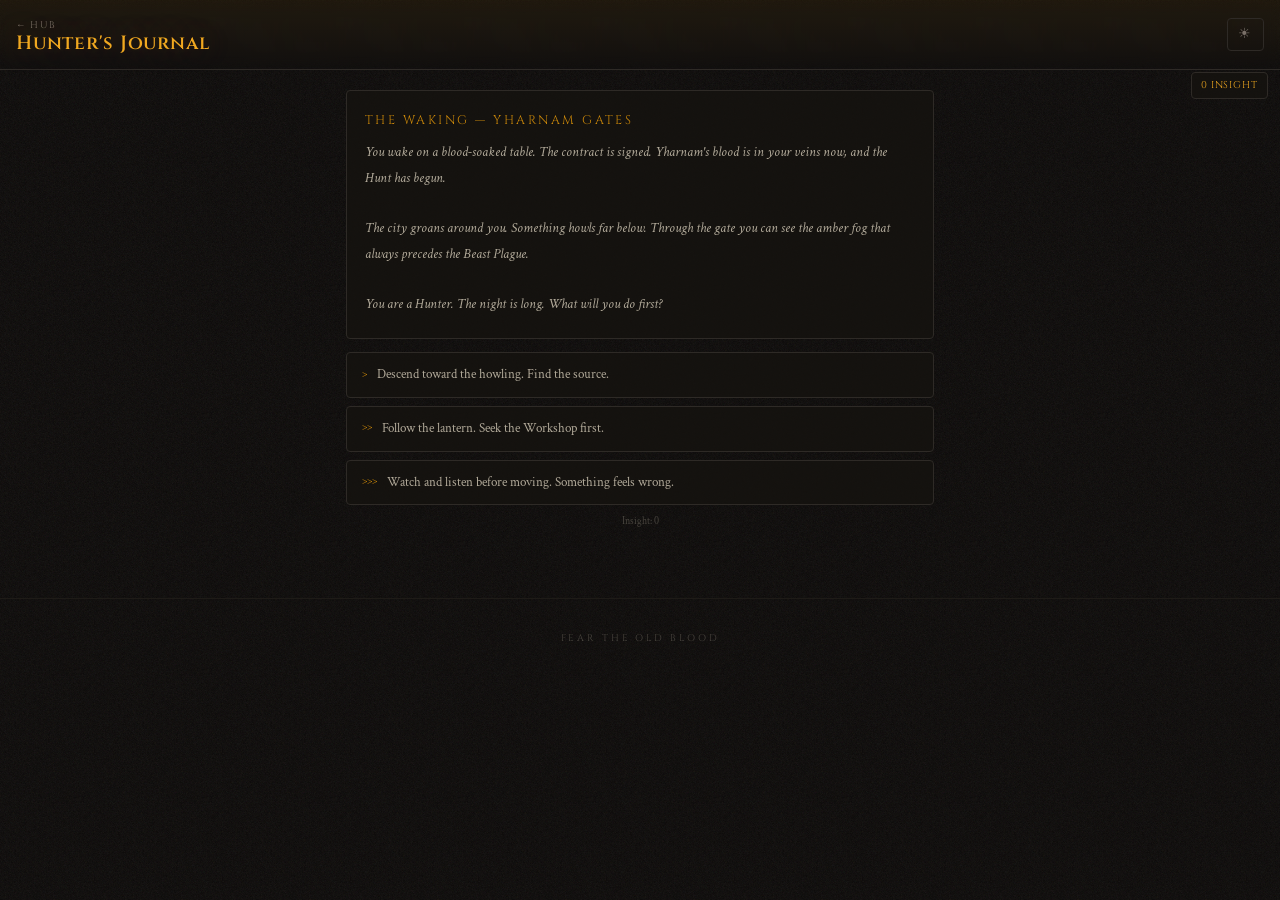
<file: games/journal.html>
<!DOCTYPE html>
<html lang="en">
<head>
<meta charset="UTF-8">
<meta name="viewport" content="width=device-width, initial-scale=1.0">
<title>Hunter's Journal — Bloodborne</title>
<link rel="stylesheet" href="../shared.css">
<style>
.adventure-wrap{max-width:620px;margin:0 auto;padding:1.25rem 1rem}
.scene-box{border:1px solid var(--border);background:var(--surface);border-radius:var(--radius);padding:1.25rem 1.1rem;margin-bottom:0.85rem}
.scene-title{font-family:var(--font-display);font-size:0.78rem;letter-spacing:0.2em;text-transform:uppercase;color:var(--accent);margin-bottom:0.6rem}
.scene-text{font-size:0.88rem;line-height:1.8;color:var(--text-mid);font-style:italic;white-space:pre-line}
.choice-btn{width:100%;text-align:left;padding:0.75rem 0.95rem;border-radius:var(--radius);border:1px solid var(--border);background:var(--surface);color:var(--text-mid);font-size:0.82rem;cursor:pointer;font-family:var(--font-body);line-height:1.5;margin-bottom:0.5rem;transition:border-color 0.15s,background 0.15s;display:flex;align-items:center;gap:0.6rem}
.choice-btn:hover{border-color:var(--accent);background:var(--accent-dim);color:var(--text)}
.choice-prefix{font-family:var(--font-display);font-size:0.7rem;color:var(--accent);flex-shrink:0}
.history-bar{border:1px solid var(--border-sub);background:rgba(12,10,9,0.4);border-radius:var(--radius);padding:0.55rem 0.75rem;margin-bottom:0.85rem;font-size:0.65rem;color:var(--text-faint);font-family:var(--font-display);letter-spacing:0.08em;display:flex;gap:0.5rem;flex-wrap:wrap}
.history-step{color:var(--text-faint)}
.history-step::after{content:" ›";color:var(--text-faint)}
.insight-display{position:fixed;top:72px;right:0.75rem;z-index:110;background:var(--surface);border:1px solid var(--border);border-radius:var(--radius);padding:0.3rem 0.6rem;font-size:0.62rem;font-family:var(--font-display);letter-spacing:0.08em;text-transform:uppercase;color:var(--accent-s)}
.ending-box{border:2px solid;border-radius:var(--radius);padding:1.5rem;text-align:center}
.ending-title{font-family:var(--font-display);font-size:1.4rem;margin-bottom:0.75rem}
.ending-text{font-size:0.88rem;line-height:1.8;color:var(--text-mid);font-style:italic;margin-bottom:1.2rem}
</style>
</head>
<body>
<header class="site-header">
  <div class="brand">
    <a href="../index.html" style="font-size:0.6rem;letter-spacing:0.15em;text-transform:uppercase;font-family:var(--font-display);color:var(--text-dim);text-decoration:none">&larr; Hub</a>
    <h1 style="font-size:1.2rem;margin-top:0.1rem">Hunter's Journal</h1>
  </div>
  <button class="btn btn-icon" id="themeToggle">&#9728;</button>
</header>
<div class="insight-display" id="insightDisplay">0 Insight</div>
<div class="adventure-wrap" id="app"></div>
<footer class="site-footer">Fear the Old Blood</footer>

<script>
var SCENES = {
  start: {
    loc: "The Waking — Yharnam Gates",
    text: "You wake on a blood-soaked table. The contract is signed. Yharnam's blood is in your veins now, and the Hunt has begun.\n\nThe city groans around you. Something howls far below. Through the gate you can see the amber fog that always precedes the Beast Plague.\n\nYou are a Hunter. The night is long. What will you do first?",
    choices: [
      {label: "Descend toward the howling. Find the source.", next: "beast_hunt", insight: 1},
      {label: "Follow the lantern. Seek the Workshop first.", next: "workshop", insight: 0},
      {label: "Watch and listen before moving. Something feels wrong.", next: "observe", insight: 2}
    ]
  },
  workshop: {
    loc: "Oedon Workshop — Hunter's Workshop",
    text: "The Workshop smells of oil and old blood. Weapons line the walls — crude, brutal, and well-used.\n\nAn old man sits by the fire. Gehrman, they called him. He does not look up when you enter.\n\n'You've made your contract,' he says. 'The Doll will help you. Go. Hunt. That is all there is.'\n\nHis eyes, when they finally meet yours, hold something deep and sorrowful.",
    choices: [
      {label: "Ask Gehrman about the Hunt. Press for answers.", next: "gehrman_press", insight: 2},
      {label: "Take the weapon and go. Words are for after.", next: "armed_descent", insight: 0},
      {label: "Speak to the Doll. She stands apart, strangely still.", next: "doll_talk", insight: 3}
    ]
  },
  observe: {
    loc: "Yharnam Gates — Shadows",
    text: "You wait, and you watch.\n\nA man stumbles past carrying a lantern. Behind him, something vast moves in the dark — and stops. It is watching the man, but it has also noticed you.\n\nThe massive thing is not hostile. Not yet. It stands still, then slowly turns away.\n\nYou've gained something from this. Not safety — just knowledge. Which is Yharnam's most dangerous currency.",
    choices: [
      {label: "Follow the man with the lantern.", next: "lamp_man", insight: 0},
      {label: "Shadow the vast creature. You need to know what it is.", next: "amygdala_trace", insight: 4},
      {label: "Descend your own path, alone.", next: "beast_hunt", insight: 1}
    ]
  },
  beast_hunt: {
    loc: "Central Yharnam — The Descent",
    text: "The streets are not empty.\n\nYharnam's citizens have barricaded their doors and placed torches at windows. Good. The ones outside are beyond reasoning with. They come with fire and clubs and an animal certainty.\n\nYou fight through them — or around them. Somewhere below, a massive shape is silhouetted against the moon.\n\nYou realise: you are not hunting. You are being led.",
    choices: [
      {label: "Press forward regardless. The Hunt demands it.", next: "gascoigne_approach", insight: 0},
      {label: "Retreat and find another path. You were right to be wary.", next: "workshop", insight: 1},
      {label: "Shout into the dark. If something leads you, let it answer.", next: "crow_encounter", insight: 2}
    ]
  },
  gehrman_press: {
    loc: "Oedon Workshop",
    text: "'What do you need to know?' Gehrman's voice is gentle, but something in it does not invite more questions.\n\n'The blood changes people. Yes. That's what you'll face out there. Hunters go mad. Beasts spread. It's the nature of the old blood.'\n\nHe pauses, and in the silence you hear it: the sound of the Dream around you is wrong. It is too quiet. There are no crickets, no wind. Only the fire.\n\n'Are we truly here?' you ask.\n\nGehrman smiles then, sadly. 'That's enough insight for one night. Go. Hunt.'",
    choices: [
      {label: "Accept his answer. Go and hunt.", next: "armed_descent", insight: 0},
      {label: "Refuse to let it go. Ask again.", next: "dream_truth", insight: 3}
    ]
  },
  doll_talk: {
    loc: "Oedon Workshop — Garden",
    text: "The Doll stands in the garden, among flowers that do not move even when the wind does.\n\nShe turns to you. Her eyes are warm. Impossibly warm for something that is not — has never been — alive.\n\n'Good hunter,' she says. 'I will channel the echoes for you. Whenever you return, come to me.'\n\nYou want to ask who made her. Why she's here. Why her voice carries grief and warmth in equal measure. But something in you already understands that knowing the answer would cost more than you can currently afford.",
    choices: [
      {label: "Ask anyway. You need to understand this place.", next: "dream_truth", insight: 4},
      {label: "Thank her and leave. Some things are better not known.", next: "armed_descent", insight: 0}
    ]
  },
  dream_truth: {
    loc: "Hunter's Dream — The Garden",
    text: "The Dream is not a safe place.\n\nYou understand this now with a clarity that arrives slowly, then all at once. The Workshop is too still. The sky is wrong. Gehrman's chair never moves and yet the grass around it is worn thin in a circle, as if he has paced the same steps ten thousand times.\n\nYou are not resting here. You are trapped here.\n\nGehrman watches you from the window. He says nothing. He has said nothing a thousand times before.",
    choices: [
      {label: "Confront Gehrman directly. Make him explain.", next: "gehrman_confront", insight: 2},
      {label: "File it away. Use the Dream. Don't trust it.", next: "armed_descent", insight: 1}
    ]
  },
  lamp_man: {
    loc: "Central Yharnam — Upper Streets",
    text: "Gilbert, he says his name is. He came from outside Yharnam — like you — for the blood cure. He's been inside long enough to watch the night fall many times.\n\n'The beasts aren't all beyond saving,' he says through his window, voice rough with illness. 'Some of them were people I knew.'\n\nHe gives you directions. The Cathedral Ward. The Healing Church. 'If answers exist, they're there.'\n\nYou notice he does not say if the answers are good.",
    choices: [
      {label: "Head toward Cathedral Ward. Follow his directions.", next: "cathedral_approach", insight: 0},
      {label: "Ask about the worst thing he's seen since the night began.", next: "gilbert_truth", insight: 2}
    ]
  },
  amygdala_trace: {
    loc: "Yharnam Outskirts — The Shadow",
    text: "You follow the vast shape.\n\nIt does not walk so much as shift — as if it has decided to be in another place and the universe simply agrees. Its four long arms trail behind it like thoughts half-remembered.\n\nThen it pauses, and looks directly at you.\n\nNot with hostility. With recognition.\n\nYou understand, then, that this creature has watched every Hunter that came before you. And remembered every one.",
    choices: [
      {label: "Hold its gaze. Don't look away.", next: "insight_breach", insight: 5},
      {label: "Back away slowly. This is beyond you tonight.", next: "beast_hunt", insight: 2}
    ]
  },
  armed_descent: {
    loc: "Central Yharnam — The Streets",
    text: "You descend.\n\nThe streets of Yharnam are stone and amber lamplight and the sound of things that used to be people. You fight your way through the upper district, reading the architecture for shortcuts, learning the city's bones.\n\nBy the time you reach the river bridge, you are different than you were. Hunting changes people. Maybe that's the point.\n\nAhead: Father Gascoigne's grave. A Hunter who became a beast. The first real test.",
    choices: [
      {label: "Face Gascoigne. He was a Hunter once. You'll be fast.", next: "gascoigne_fight", insight: 0},
      {label: "Search the graveyard first. Something here is important.", next: "gascoigne_approach", insight: 1}
    ]
  },
  gascoigne_approach: {
    loc: "Oedon Tomb — The Graveyard",
    text: "Gascoigne is enormous in death — even before the change.\n\nThe gravestone he kneels before belongs to his wife. You find her music box in a woman's pocket — given by their daughter, who is still alive, still waiting.\n\nYou understand now why people go mad in Yharnam.\n\nNot from ignorance. From knowing too much and having no way to put it down.",
    choices: [
      {label: "Use the music box. Give him a moment of himself back.", next: "gascoigne_fight", insight: 1},
      {label: "Fight him outright. Mercy is not yours to give.", next: "gascoigne_fight", insight: 0}
    ]
  },
  crow_encounter: {
    loc: "Cathedral Ward — Rooftops",
    text: "A woman in crow-feather armour steps from the shadow of a gargoyle.\n\n'You called into the dark,' she says. 'That's either bravery or stupidity. In Yharnam, they're the same thing.'\n\nEileen the Crow. Hunter of Hunters. She has come to kill someone, she says, though she won't say who. Not yet.\n\n'Some Hunters go mad,' she says. 'When they do, someone has to end it. That's the job.'\n\nShe walks away along the rooftop and is gone.",
    choices: [
      {label: "Follow her. You want to know who she's hunting.", next: "cathedral_approach", insight: 2},
      {label: "Let her go. You have your own hunt.", next: "gascoigne_fight", insight: 0}
    ]
  },
  gehrman_confront: {
    loc: "Hunter's Dream — Gehrman's Chair",
    text: "Gehrman looks at you for a long time before he speaks.\n\n'I've had this conversation before,' he says. 'With every Hunter who found themselves thinking too clearly.'\n\nHe does not deny it. He does not explain. He only asks: 'Does it matter? You have a hunt. That is enough. That has always been enough.'\n\nBehind him, the flowers are moving — but there is still no wind.",
    choices: [
      {label: "Press: 'Tell me how to leave.'", next: "ending_refuse", insight: 3},
      {label: "Accept it. The Hunt is what you have.", next: "armed_descent", insight: 0}
    ]
  },
  gilbert_truth: {
    loc: "Central Yharnam — Window",
    text: "'The worst thing?' Gilbert is quiet for a moment.\n\n'It's not the beasts. It's that I recognise some of them. The ones who got the blood too early, or too much, or whose faith just — broke.' He coughs. 'You don't stop being a person just because you've become a monster. That's the worst thing I know.'\n\nHe slides something under the door. A flame weapon, crude but functional.\n\n'Come back if you can,' he says.",
    choices: [
      {label: "Head into Yharnam with his weapon. His words with you.", next: "armed_descent", insight: 1},
      {label: "Ask if he's afraid of becoming one.", next: "gilbert_end", insight: 2}
    ]
  },
  gilbert_end: {
    loc: "Central Yharnam — Window",
    text: "Gilbert is quiet for a long time.\n\n'Every day,' he says finally. 'But being afraid of the thing you might become is how you stay being the thing you are.'\n\nHe coughs again, wetly, and doesn't say more.\n\nYou leave with his weapon and his answer, both heavy.",
    choices: [
      {label: "Continue the hunt.", next: "armed_descent", insight: 1}
    ]
  },
  cathedral_approach: {
    loc: "Cathedral Ward — Grand Plaza",
    text: "The Cathedral Ward is Yharnam's face of faith: huge, ornate, and built to inspire exactly the kind of awe that discourages questions.\n\nYou find Alfred, a Hunter of the Executioners, searching the exterior. Warm, earnest, and zealous in the way that makes you wonder if he's ever doubted anything in his life.\n\n'The Vilebloods,' he says. 'Corrupt blood. Enemies of the Church. We will root them out.'\n\nHis conviction is, in its way, more frightening than anything you've fought.",
    choices: [
      {label: "Investigate deeper in. The Cathedral holds secrets.", next: "church_secret", insight: 2},
      {label: "Follow Alfred's lead. He knows this city.", next: "armed_descent", insight: 0}
    ]
  },
  church_secret: {
    loc: "Upper Cathedral Ward — Hidden Chamber",
    text: "The Church has hidden something.\n\nBehind the altar, past the barred doors, down the stairs no worshipper was ever meant to find: a chamber.\n\nAt its heart, something that cannot be described in terms your mind fully accepts. Vast. Patient. Left behind. The Church calls it Ebrietas, Daughter of the Cosmos. It does not call itself anything.\n\nIt turns, slowly, and looks at you.\n\nYou understand something in that moment that you will spend the rest of the night trying to put into words.",
    choices: [
      {label: "Stay and observe. This changes everything.", next: "insight_breach", insight: 5},
      {label: "Leave before it reacts. Some doors shouldn't be opened.", next: "armed_descent", insight: 2}
    ]
  },
  insight_breach: {
    loc: "The Edge — Reality's Seam",
    text: "You have seen too much.\n\nNot in the way that drives people mad — though that comes later — but in the way that irreversibly changes the shape of what you consider possible.\n\nThe city looks different now. Yharnam's streets and its secrets and its beasts and its beautiful terrible architecture — all of it is scaffolding around something else. Something that was always there.\n\nYou can't unknow this.\n\nBut you can decide what to do with it.",
    choices: [
      {label: "Use it as a weapon. Knowledge for the hunt.", next: "gascoigne_fight", insight: 0},
      {label: "Follow the thread further. Let it take you to the source.", next: "ending_transcend", insight: 6}
    ]
  },
  gascoigne_fight: {
    loc: "Oedon Tomb — The Fight",
    text: "It is not clean.\n\nGascoigne — what Gascoigne was — fights you with Hunter instincts and beast rage in equal measure. His music box slows him, briefly, but the music only works once.\n\nAt the end, he is not quite a person.\n\nBut for a moment, in the stillness after, you can see the father he was.\n\nYou take nothing from this except the understanding that the Hunt has a cost — and that cost is paid in people.",
    choices: [
      {label: "Continue. Find the Cathedral Ward. Follow this to its end.", next: "cathedral_approach", insight: 1},
      {label: "Return to the Dream. You need to understand what you're fighting for.", next: "dream_truth", insight: 2}
    ]
  },
  ending_refuse: {
    loc: "Hunter's Dream — The Final Morning",
    text: "Gehrman asks you to lay down your life, as hunters before you have, and be freed from the Dream.\n\nYou refuse.\n\nThe fight that follows is the most painful thing in Yharnam — not because Gehrman is cruel, but because he is not. He is simply a man who has done this too many times, trying to do it one more time, and failing.\n\nThe Moon Presence descends.\n\nYou wake Gehrman from his Dream. He is old and confused and finally, mercifully free.\n\nAnd you take his chair.\n\nThe new Hunter's Dream begins.",
    choices: [
      {label: "Play again — try another path.", next: "start", insight: 0}
    ],
    ending: {title:"Yharnam Sunrise",color:"#b45309",text:"You defied Gehrman and inherited his dream. The cycle continues — but with a new keeper. The Hunt never ends. Only its masters change."}
  },
  ending_transcend: {
    loc: "Beyond — The Final Insight",
    text: "You consumed the cords. You carried the truth all the way to the end.\n\nWhen the Moon Presence descends, it finds you changed. Not in the way it expected.\n\nThe fight is short. You are not a Hunter anymore.\n\nYou are something else. Something vast. Something that the next Hunter, when they arrive in Yharnam, will encounter in the dark — and wonder what it was.\n\nThe Doll cradles something small and strange in the morning light.",
    choices: [
      {label: "Play again — try another path.", next: "start", insight: 0}
    ],
    ending: {title:"Childhood's Beginning",color:"#7c3aed",text:"You consumed the truth and transcended humanity. The Great Ones call this an ascension. What it costs is everything you were. What it gives is beyond description."}
  }
};

var curScene='start',totalInsight=0,pathHistory=[];

function goTo(sceneId, insightGain){
  pathHistory.push(SCENES[curScene].loc);
  if(pathHistory.length>5)pathHistory.shift();
  totalInsight+=insightGain||0;
  curScene=sceneId;
  render();
  window.scrollTo({top:0,behavior:'smooth'});
}

function render(){
  var scene=SCENES[curScene];
  var app=document.getElementById('app');
  document.getElementById('insightDisplay').textContent=totalInsight+' Insight';
  var h='';
  if(pathHistory.length){
    h+='<div class="history-bar">';
    pathHistory.forEach(function(loc){h+='<span class="history-step">'+loc+'</span>';});
    h+='</div>';
  }
  if(scene.ending){
    h+='<div class="ending-box" style="border-color:'+scene.ending.color+';box-shadow:0 0 30px '+scene.ending.color+'30">';
    h+='<p class="eyebrow" style="color:'+scene.ending.color+'">Ending</p>';
    h+='<div class="ending-title" style="color:'+scene.ending.color+'">'+scene.ending.title+'</div>';
    h+='<p class="ending-text">'+scene.ending.text+'</p>';
    h+='<p style="font-size:0.75rem;color:var(--text-faint);margin-bottom:1rem">Insight Accumulated: '+totalInsight+'</p>';
    h+='<button class="btn btn-primary" style="width:100%;padding:0.75rem" onclick="resetGame()">Begin Again</button>';
    h+='</div>';
  } else {
    h+='<div class="scene-box">';
    h+='<div class="scene-title">'+scene.loc+'</div>';
    h+='<div class="scene-text">'+scene.text+'</div>';
    h+='</div>';
    var nums=['>','>>','>>>'];
    scene.choices.forEach(function(c,i){
      h+='<button class="choice-btn" onclick="goTo(\''+c.next+'\','+(c.insight||0)+')"><span class="choice-prefix">'+nums[i]+'</span>'+c.label+'</button>';
    });
    h+='<div style="margin-top:0.5rem;text-align:center;font-size:0.65rem;color:var(--text-faint)">Insight: '+totalInsight+'</div>';
  }
  app.innerHTML=h;
}

function resetGame(){curScene='start';totalInsight=0;pathHistory=[];render();}

var tt=document.getElementById('themeToggle');
var dark=localStorage.getItem('bb-theme')!=='light';
if(!dark){document.documentElement.setAttribute('data-theme','light');tt.textContent='\uD83C\uDF19';}
tt.addEventListener('click',function(){
  dark=!dark;
  if(dark){document.documentElement.removeAttribute('data-theme');tt.textContent='\u2600';localStorage.setItem('bb-theme','dark');}
  else{document.documentElement.setAttribute('data-theme','light');tt.textContent='\uD83C\uDF19';localStorage.setItem('bb-theme','light');}
});

render();
</script>
</body>
</html>
</file>
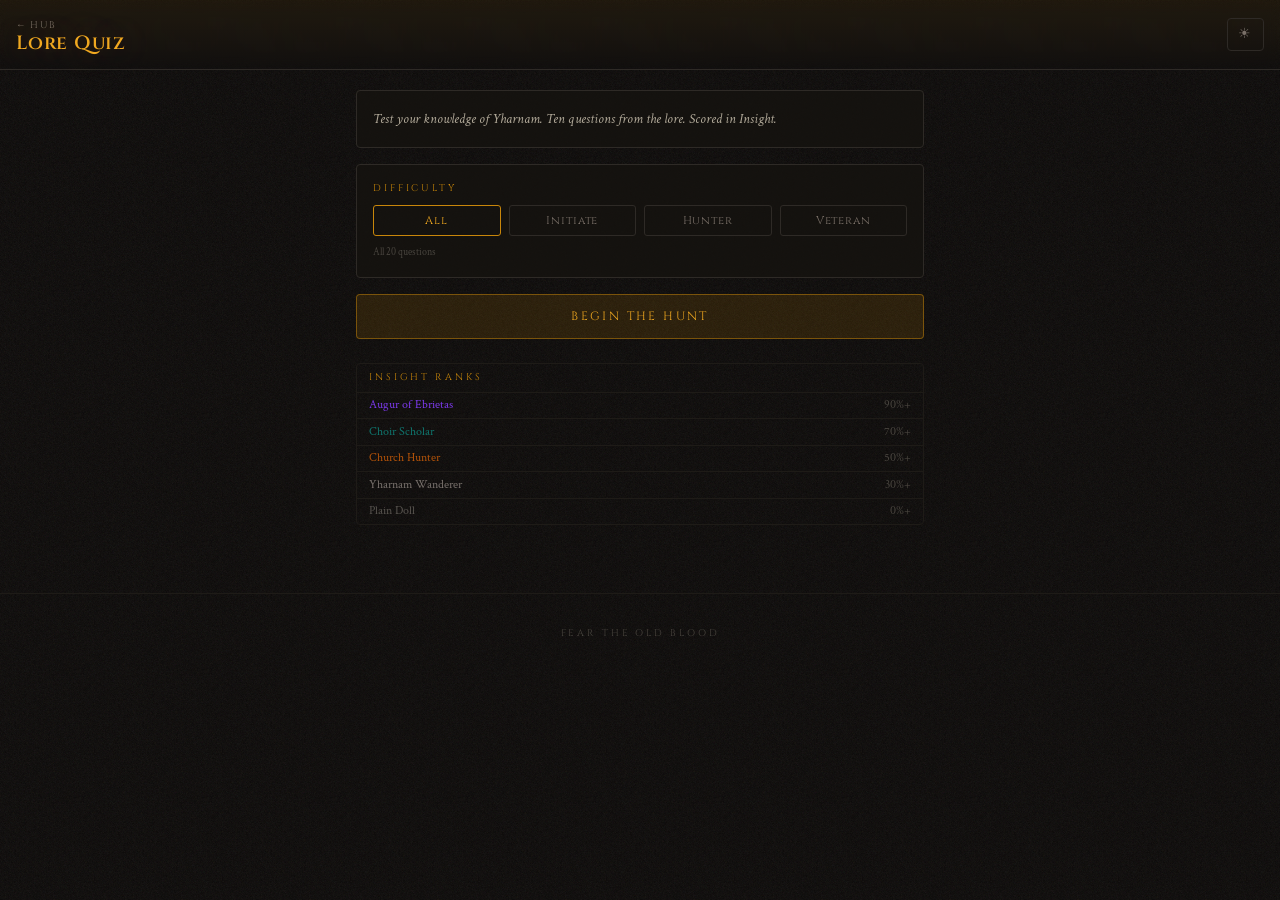
<file: games/quiz.html>
<!DOCTYPE html>
<html lang="en">
<head>
<meta charset="UTF-8">
<meta name="viewport" content="width=device-width, initial-scale=1.0">
<title>Lore Quiz — Bloodborne</title>
<link rel="stylesheet" href="../shared.css">
<style>
.quiz-wrap{max-width:600px;margin:0 auto;padding:1.25rem 1rem}
.progress-pips{display:flex;gap:3px;margin-bottom:0.85rem}
.pip{height:4px;border-radius:2px;flex:1;background:var(--border-sub);transition:background 0.3s}
.pip.past{background:var(--accent)}
.pip.current{background:var(--accent-s)}
.question-box{border:1px solid var(--border);background:var(--surface);border-radius:var(--radius);padding:1.1rem;margin-bottom:0.85rem}
.question-text{font-size:0.95rem;line-height:1.7;color:var(--text);font-style:italic}
.option-btn{width:100%;text-align:left;padding:0.7rem 0.9rem;border-radius:var(--radius);border:1px solid var(--border);background:var(--surface);color:var(--text-mid);font-size:0.82rem;cursor:pointer;font-family:var(--font-body);line-height:1.5;margin-bottom:0.45rem;transition:border-color 0.15s,background 0.15s;display:flex;justify-content:space-between;align-items:center}
.option-btn:hover:not(:disabled){border-color:var(--accent);background:var(--accent-dim)}
.option-btn.correct{border-color:#059669;background:rgba(5,100,60,0.2);color:#6ee7b7}
.option-btn.wrong{border-color:#b91c1c;background:rgba(150,20,20,0.2);color:#fca5a5}
.option-num{color:var(--text-faint);margin-right:0.5rem;flex-shrink:0}
.explanation-box{border:1px solid var(--border-sub);border-radius:var(--radius);overflow:hidden;margin-bottom:0.85rem}
.expl-toggle{width:100%;text-align:left;padding:0.5rem 0.75rem;background:var(--surface);border:none;color:var(--text-dim);font-size:0.65rem;cursor:pointer;font-family:var(--font-display);letter-spacing:0.1em;text-transform:uppercase;display:flex;justify-content:space-between}
.expl-body{display:none;padding:0.6rem 0.75rem;border-top:1px solid var(--border-sub);font-size:0.8rem;color:var(--text-mid);line-height:1.65;font-style:italic}
.expl-body.visible{display:block}
.tier-badge{font-size:0.55rem;padding:2px 7px;border:1px solid;border-radius:2px;font-family:var(--font-display);letter-spacing:0.1em;text-transform:uppercase}
.result-rank{font-size:2.8rem;font-weight:bold;line-height:1}
.result-box{border:1px solid var(--border);background:var(--surface);border-radius:var(--radius);padding:1.5rem 1rem;text-align:center;margin-bottom:1rem}
.review-item{display:flex;gap:0.5rem;padding:0.5rem 0.75rem;border-bottom:1px solid var(--border-sub);align-items:flex-start}
.review-mark{flex-shrink:0;font-size:0.8rem;margin-top:1px}
.review-text{font-size:0.73rem;color:var(--text-mid);line-height:1.5}
.rank-list{border:1px solid var(--border-sub);border-radius:var(--radius);overflow:hidden}
.rank-row{display:flex;justify-content:space-between;padding:0.22rem 0.75rem;border-bottom:1px solid var(--border-sub);font-size:0.72rem}
.rank-row:last-child{border-bottom:none}
</style>
</head>
<body>
<header class="site-header">
  <div class="brand">
    <a href="../index.html" style="font-size:0.6rem;letter-spacing:0.15em;text-transform:uppercase;font-family:var(--font-display);color:var(--text-dim);text-decoration:none">&larr; Hub</a>
    <h1 style="font-size:1.2rem;margin-top:0.1rem">Lore Quiz</h1>
  </div>
  <button class="btn btn-icon" id="themeToggle">&#9728;</button>
</header>
<div class="quiz-wrap" id="app"></div>
<footer class="site-footer">Fear the Old Blood</footer>

<script>
var QS=[
  {q:"What is the mysterious substance used in Yharnam's medical treatments?",opts:["Quicksilver","Old Blood","Numbing Mist","Oedon Fluid"],a:1,tier:"Initiate",exp:"Old Blood is the source of Yharnam's medical miracle — and its curse. Pilgrims travel from across the world to receive it."},
  {q:"What does 'Insight' represent in Bloodborne?",opts:["Beasts slain","Currency for weapons","Cosmic truth witnessed","Times died"],a:2,tier:"Initiate",exp:"Insight tracks how much of the truth you've been exposed to. Higher Insight literally changes what you see and hear in the world."},
  {q:"Who is the First Hunter, found in the Hunter's Dream?",opts:["Father Gascoigne","Djura","Gehrman","Alfred"],a:2,tier:"Initiate",exp:"Gehrman sits in his wheelchair in the Dream, offering guidance. He has clearly been doing this for a very, very long time."},
  {q:"What does Father Gascoigne transform into during his boss fight?",opts:["A Kin creature","A Great One","A Beast","A Church Giant"],a:2,tier:"Initiate",exp:"Gascoigne was a hunter who lost himself to the blood. His transformation mid-fight is one of the game's early warnings about what the Hunt costs."},
  {q:"What institution controls Yharnam's blood ministration?",opts:["The Executioners","Byrgenwerth College","The Healing Church","The League"],a:2,tier:"Initiate",exp:"The Healing Church rose to power on the back of blood ministration. They are simultaneously Yharnam's healers, its priesthood, and its secret-keepers."},
  {q:"What is the name of the doll in the Hunter's Dream?",opts:["Maria","Adella","The Doll","Viola"],a:2,tier:"Initiate",exp:"The Doll channels the echoes of the dead into your body. She was created by Gehrman, and her origins are as strange as everything else in the Dream."},
  {q:"Eileen the Crow belongs to which covenant?",opts:["The League","Hunter of Hunters","Cainhurst Vilebloods","The Executioners"],a:1,tier:"Hunter",exp:"The Hunter of Hunters kill hunters who have gone mad with bloodlust — a mercy covenant. Eileen is weary, pragmatic, and one of the most human characters in the game."},
  {q:"What does defeating Rom, the Vacuous Spider trigger?",opts:["DLC access","The Blood Moon","Gehrman's questline","Dream collapsing"],a:1,tier:"Hunter",exp:"Rom maintained a veil hiding the true state of the world. Her death triggers the Blood Moon — a permanent world-state shift that changes enemies, NPCs, and the sky itself."},
  {q:"Why was Old Yharnam burned?",opts:["Vilebloods destroyed evidence","Church contained beast plague","Gehrman punished them","Executioners cleansed it"],a:1,tier:"Hunter",exp:"The Healing Church burned Old Yharnam to contain the scourge. Djura stands atop his tower as a one-man protest — guarding the beasts the Church tried to erase."},
  {q:"Who founded Byrgenwerth?",opts:["Laurence","Micolash","Master Willem","Brador"],a:2,tier:"Hunter",exp:"Master Willem led Byrgenwerth in its pursuit of cosmic knowledge. His student Laurence later broke away to found the Healing Church, taking the Old Blood with him."},
  {q:"Which boss is imprisoned atop Cainhurst Castle?",opts:["Logarius","Annalise","Shadow of Yharnam","Darkbeast Paarl"],a:1,tier:"Hunter",exp:"Logarius sacrificed himself to seal Annalise away, standing guard as a corpse on the rooftop. He died so no one could free the last Vileblood Queen."},
  {q:"What are 'Kin' enemies in Bloodborne?",opts:["Fully transformed beasts","Creatures linked to Great Ones","Undead hunters","Church creations"],a:1,tier:"Hunter",exp:"Where Beasts represent descent into animality, Kin represent ascent toward something cosmic and alien. They're associated with the Great Ones and higher knowledge."},
  {q:"What are the Three Umbilical Cords used for?",opts:["Crafting the best weapon","Consuming them reveals a hidden ending","Tributes to Annalise","They unlock the DLC"],a:1,tier:"Veteran",exp:"Consuming all three One Third of Umbilical Cord items before fighting Gehrman triggers the game's true ending — but what that ending reveals is something to experience."},
  {q:"What is the significance of Mergo's Wet Nurse's defeat?",opts:["Triggers final phase","Mergo stops crying, ending the hunt","Awakens Moon Presence","Destroys the Dream"],a:1,tier:"Veteran",exp:"Defeating the Wet Nurse silences Mergo's crying, officially ending the hunt. Gehrman tells you so. What happens next depends entirely on what you choose."},
  {q:"What is the origin of the Old Blood?",opts:["Ancient Pthumerian remains","A Great One beneath Byrgenwerth","Synthesised by Laurence","A fallen star"],a:0,tier:"Veteran",exp:"The Old Blood originates from contact with the Great Ones discovered in Pthumerian ruins. The Pthumerians made contact long before the Healing Church."},
  {q:"What atrocity connects Lady Maria and Kos?",opts:["Burning of Old Yharnam","Massacre of the Fishing Hamlet","Founding of the Choir","Sealing of Cainhurst"],a:1,tier:"Veteran",exp:"The old hunters — including Maria — slaughtered the Fishing Hamlet's people to plunder their knowledge of the Great Ones. Maria's guilt over this defines her entire arc in the DLC."},
  {q:"What did Micolash do to himself?",opts:["Transformed into beast willingly","Trapped himself in Nightmare to contact Great Ones","Gehrman's student driven mad","Discovered the Fishing Hamlet"],a:1,tier:"Veteran",exp:"Micolash led the School of Mensis in a ritual that plunged them into the Nightmare. He wanted to speak with the Great Ones directly. He got what he wanted, in a fashion."},
  {q:"What relationship exists between the Executioners and Vilebloods?",opts:["Church allies","Ancient enemies — Executioners destroy Vilebloods","Rivals competing for blood dregs","Vilebloods created Executioners"],a:1,tier:"Veteran",exp:"The Executioners were formed specifically to hunt and destroy Vilebloods, who the Church deemed corrupt. Alfred's questline explores what this kind of zealotry costs a person."},
  {q:"What is the Nightmare Frontier?",opts:["Church pocket dimension","Nightmare realm adjacent to Byrgenwerth","Dream realm home to Amygdala","First Pthumerian layer"],a:2,tier:"Veteran",exp:"The Nightmare Frontier is a festering, poison-soaked dream realm where Amygdala lurks. Its existence hints at how permeable the boundary between reality and nightmare truly is."},
  {q:"Who is Valtr, and what is the League?",opts:["Church scholar seeking Great Ones","Hunter who eats vermin, leads cooperative hunting covenant","Gascoigne's mentor","Cainhurst castle guard"],a:1,tier:"Veteran",exp:"Valtr once ate the flesh of beasts he hunted and found 'vermin' inside. The League hunts cooperatively and collects these vermin. What vermin actually represents is left to the player to decide."}
];

var TIERS={Initiate:{color:"#b45309",glow:"#fbbf24"},Hunter:{color:"#1d4ed8",glow:"#60a5fa"},Veteran:{color:"#7c3aed",glow:"#c4b5fd"}};
var RANKS=[["Augur of Ebrietas","You have gazed into the cosmos and the cosmos gazed back.","#7c3aed",90],["Choir Scholar","Your knowledge of the Old Blood runs deep.","#0f766e",70],["Church Hunter","A capable Hunter. The truth is within reach.","#b45309",50],["Yharnam Wanderer","Lost in the streets. The Hunt has only just begun.","#78716c",30],["Plain Doll","Ah, good hunter. Perhaps next time.","#57534e",0]];

var screen='menu',questions=[],qIdx=0,score=0,chosen=null,answers=[],showExpl=false,filterTier='All';

function shuffle(a){var b=[].concat(a);for(var i=b.length-1;i>0;i--){var j=Math.floor(Math.random()*(i+1));var t=b[i];b[i]=b[j];b[j]=t;}return b;}

function startQuiz(){
  var pool=filterTier==='All'?QS:QS.filter(function(q){return q.tier===filterTier;});
  questions=shuffle(pool).slice(0,Math.min(10,pool.length));
  qIdx=0;score=0;chosen=null;answers=[];showExpl=false;screen='quiz';render();
}

function pickAnswer(idx){
  if(chosen!==null)return;
  chosen=idx;
  if(idx===questions[qIdx].a)score++;
  answers.push({q:questions[qIdx].q,chosen:idx,correct:idx===questions[qIdx].a});
  render();
}

function nextQ(){
  if(qIdx+1>=questions.length){screen='result';render();return;}
  qIdx++;chosen=null;showExpl=false;render();
}

function getRank(pct){
  for(var i=0;i<RANKS.length;i++){if(pct>=RANKS[i][3])return RANKS[i];}
  return RANKS[RANKS.length-1];
}

function render(){
  var app=document.getElementById('app');
  if(screen==='menu'){app.innerHTML=renderMenu();return;}
  if(screen==='quiz'){app.innerHTML=renderQuiz();return;}
  if(screen==='result'){app.innerHTML=renderResult();}
}

function renderMenu(){
  var h='<div class="surface-box mb-md" style="font-style:italic;font-size:0.9rem;line-height:1.7;color:var(--text-mid)">Test your knowledge of Yharnam. Ten questions from the lore. Scored in Insight.</div>';
  h+='<div class="surface-box mb-md"><p class="eyebrow" style="margin-bottom:0.5rem">Difficulty</p><div style="display:flex;gap:0.5rem">';
  ['All','Initiate','Hunter','Veteran'].forEach(function(t){
    var tc=t==='All'?{color:'var(--accent)',glow:'var(--accent-s)'}:TIERS[t];
    var active=filterTier===t;
    h+='<button onclick="setFilter(\''+t+'\')" style="flex:1;padding:0.45rem 0.25rem;border-radius:3px;border:1px solid '+(active?tc.color:'var(--border)')+';background:'+(active?tc.color+'25':'transparent')+';color:'+(active?tc.glow:'var(--text-dim)')+';font-size:0.7rem;cursor:pointer;font-family:var(--font-display);letter-spacing:0.08em">'+t+'</button>';
  });
  h+='</div><p style="color:var(--text-faint);font-size:0.65rem;margin-top:0.5rem">'+(filterTier==='All'?'All '+QS.length+' questions':QS.filter(function(q){return q.tier===filterTier;}).length+' '+filterTier+' questions')+'</p></div>';
  h+='<button onclick="startQuiz()" class="btn btn-primary" style="width:100%;padding:0.85rem;font-size:0.75rem">Begin the Hunt</button>';
  h+='<div class="rank-list" style="margin-top:1.5rem"><p class="eyebrow" style="padding:0.4rem 0.75rem;border-bottom:1px solid var(--border-sub)">Insight Ranks</p>';
  RANKS.forEach(function(r){h+='<div class="rank-row"><span style="color:'+r[2]+'">'+r[0]+'</span><span style="color:var(--text-faint)">'+r[3]+'%+</span></div>';});
  h+='</div>';
  return h;
}

function setFilter(t){filterTier=t;render();}

function renderQuiz(){
  var q=questions[qIdx];
  var tc=TIERS[q.tier]||TIERS.Initiate;
  var h='<div class="progress-pips">';
  questions.forEach(function(_,i){h+='<div class="pip'+(i<qIdx?' past':i===qIdx?' current':'')+'"></div>';});
  h+='</div>';
  h+='<div style="display:flex;align-items:center;gap:0.5rem;margin-bottom:0.65rem">';
  h+='<span class="tier-badge" style="color:'+tc.glow+';border-color:'+tc.color+'">'+q.tier+'</span>';
  h+='<span style="color:var(--text-faint);font-size:0.65rem">Insight earned: '+score+'</span></div>';
  h+='<div class="question-box"><p class="question-text">&ldquo;'+q.q+'&rdquo;</p></div>';
  var nums=['I','II','III','IV'];
  q.opts.forEach(function(opt,i){
    var cls='option-btn';
    var extra='';
    if(chosen!==null){
      if(i===q.a){cls+=' correct';extra='<span>&#10003;</span>';}
      else if(i===chosen&&i!==q.a){cls+=' wrong';extra='<span>&#10007;</span>';}
    }
    h+='<button class="'+cls+'" '+(chosen!==null?'disabled':'')+' onclick="pickAnswer('+i+')">';
    h+='<span><span class="option-num">'+nums[i]+'.</span>'+opt+'</span>'+extra+'</button>';
  });
  if(chosen!==null){
    h+='<div class="explanation-box"><button class="expl-toggle" onclick="toggleExpl()"><span>LORE NOTE</span><span>'+(showExpl?'&#9650;':'&#9660;')+'</span></button>';
    h+='<div class="expl-body'+(showExpl?' visible':'')+'">'+(q.exp||'')+'</div></div>';
    h+='<button class="btn btn-primary" style="width:100%;padding:0.75rem" onclick="nextQ()">'+(qIdx+1>=questions.length?'See Results':'Next Question &rarr;')+'</button>';
  }
  return h;
}

function toggleExpl(){showExpl=!showExpl;render();}

function renderResult(){
  var pct=Math.round((score/questions.length)*100);
  var rank=getRank(pct);
  var h='<div class="result-box"><p class="eyebrow">Hunt Complete</p>';
  h+='<div class="result-rank" style="color:'+rank[2]+';text-shadow:0 0 30px '+rank[2]+';margin:0.4rem 0">'+score+'<span style="font-size:1rem;color:var(--text-faint)">/'+questions.length+'</span></div>';
  h+='<p style="font-family:var(--font-display);font-size:1rem;color:'+rank[2]+';margin:0.2rem 0">'+rank[0]+'</p>';
  h+='<p style="color:var(--text-dim);font-size:0.8rem;font-style:italic;margin-bottom:0">'+rank[1]+'</p></div>';
  h+='<div style="border:1px solid var(--border-sub);border-radius:var(--radius);overflow:hidden;margin-bottom:1rem">';
  h+='<p class="eyebrow" style="padding:0.4rem 0.75rem;border-bottom:1px solid var(--border-sub)">Review</p>';
  answers.forEach(function(a){
    h+='<div class="review-item" style="border-bottom:1px solid var(--border-sub)">';
    h+='<span class="review-mark" style="color:'+(a.correct?'#059669':'#b91c1c')+'">'+(a.correct?'&#10003;':'&#10007;')+'</span>';
    h+='<span class="review-text" style="color:'+(a.correct?'var(--text-mid)':'var(--text-dim)')+'">'+a.q+'</span></div>';
  });
  h+='</div>';
  h+='<div style="display:flex;gap:0.5rem">';
  h+='<button class="btn btn-primary" style="flex:1;padding:0.7rem" onclick="startQuiz()">Hunt Again</button>';
  h+='<button class="btn" style="flex:1;padding:0.7rem" onclick="screen=\'menu\';render()">Main Menu</button>';
  h+='</div>';
  return h;
}

// Theme
var tt=document.getElementById('themeToggle');
var dark=localStorage.getItem('bb-theme')!=='light';
if(!dark){document.documentElement.setAttribute('data-theme','light');tt.textContent='\uD83C\uDF19';}
tt.addEventListener('click',function(){
  dark=!dark;
  if(dark){document.documentElement.removeAttribute('data-theme');tt.textContent='\u2600';localStorage.setItem('bb-theme','dark');}
  else{document.documentElement.setAttribute('data-theme','light');tt.textContent='\uD83C\uDF19';localStorage.setItem('bb-theme','light');}
});

render();
</script>
</body>
</html>
</file>
<file: shared.css>
/* ─── BLOODBORNE COMPENDIUM — SHARED STYLES ─────────────────────────────── */

@import url('https://fonts.googleapis.com/css2?family=Cinzel:wght@400;600;700&family=Crimson+Text:ital,wght@0,400;0,600;1,400&display=swap');

/* ─── VARIABLES ─────────────────────────────────────────────────────────── */
:root {
  --bg:         #0c0a09;
  --bg2:        #111008;
  --surface:    rgba(22,19,16,0.85);
  --surface2:   rgba(28,24,20,0.6);
  --border:     #2e2a26;
  --border-sub: #1e1b17;
  --text:       #e8e2d9;
  --text-mid:   #b0a898;
  --text-dim:   #7a7068;
  --text-faint: #48443e;
  --accent:     #c8860a;
  --accent-s:   #f0a820;
  --accent-dim: rgba(200,134,10,0.15);
  --red:        #9f1239;
  --red-s:      #fb7185;
  --teal:       #0f766e;
  --teal-s:     #2dd4bf;
  --purple:     #6d28d9;
  --purple-s:   #c4b5fd;
  --blue:       #1d4ed8;
  --blue-s:     #60a5fa;
  --green:      #065f46;
  --green-s:    #34d399;
  --font-display: 'Cinzel', 'Palatino Linotype', Georgia, serif;
  --font-body:    'Crimson Text', 'Palatino Linotype', Georgia, serif;
  --radius:     4px;
  --transition: 0.2s ease;
}

[data-theme="light"] {
  --bg:         #f0ebe2;
  --bg2:        #e8e2d8;
  --surface:    rgba(240,235,226,0.95);
  --surface2:   rgba(228,222,212,0.7);
  --border:     #c4b89e;
  --border-sub: #d8d0c0;
  --text:       #1c1812;
  --text-mid:   #3c3428;
  --text-dim:   #6a6054;
  --text-faint: #9a9080;
  --accent:     #8b5e08;
  --accent-s:   #a87010;
  --accent-dim: rgba(139,94,8,0.12);
}

/* ─── RESET & BASE ──────────────────────────────────────────────────────── */
*, *::before, *::after { box-sizing: border-box; margin: 0; padding: 0; }

html { font-size: 16px; scroll-behavior: smooth; }

body {
  font-family: var(--font-body);
  background: var(--bg);
  color: var(--text);
  min-height: 100vh;
  line-height: 1.6;
  transition: background var(--transition), color var(--transition);
  position: relative;
  overflow-x: hidden;
}

/* Noise texture overlay */
body::before {
  content: '';
  position: fixed;
  inset: 0;
  pointer-events: none;
  z-index: 0;
  opacity: 0.08;
  background-image: url("data:image/svg+xml,%3Csvg viewBox='0 0 256 256' xmlns='http://www.w3.org/2000/svg'%3E%3Cfilter id='noise'%3E%3CfeTurbulence type='fractalNoise' baseFrequency='0.9' numOctaves='4' stitchTiles='stitch'/%3E%3C/filter%3E%3Crect width='100%25' height='100%25' filter='url(%23noise)'/%3E%3C/svg%3E");
  background-size: 128px;
}

[data-theme="light"] body::before { opacity: 0.04; }

/* All content above noise */
body > * { position: relative; z-index: 1; }

a { color: var(--accent-s); text-decoration: none; transition: color var(--transition); }
a:hover { color: var(--accent); }

/* ─── TYPOGRAPHY ────────────────────────────────────────────────────────── */
h1, h2, h3, h4 { font-family: var(--font-display); font-weight: 600; letter-spacing: 0.04em; }

.eyebrow {
  font-family: var(--font-display);
  font-size: 0.6rem;
  letter-spacing: 0.3em;
  text-transform: uppercase;
  color: var(--accent);
}

.lore-text {
  font-family: var(--font-body);
  font-size: 0.88rem;
  line-height: 1.75;
  color: var(--text-mid);
  font-style: italic;
}

/* ─── LAYOUT ────────────────────────────────────────────────────────────── */
.page-wrap {
  max-width: 860px;
  margin: 0 auto;
  padding: 0 1rem;
}

/* ─── HEADER ────────────────────────────────────────────────────────────── */
.site-header {
  border-bottom: 1px solid var(--border);
  padding: 1rem;
  background: linear-gradient(to bottom, rgba(200,134,10,0.08), transparent);
  display: flex;
  justify-content: space-between;
  align-items: center;
  position: sticky;
  top: 0;
  z-index: 100;
  backdrop-filter: blur(8px);
  -webkit-backdrop-filter: blur(8px);
}

.site-header .brand { line-height: 1; }
.site-header .brand .eyebrow { margin-bottom: 0.2rem; display: block; }
.site-header .brand h1 {
  font-size: 1.4rem;
  color: var(--accent-s);
  text-shadow: 0 0 30px rgba(200,134,10,0.4);
}

.header-controls { display: flex; gap: 0.5rem; align-items: center; }

/* ─── BUTTONS ───────────────────────────────────────────────────────────── */
.btn {
  font-family: var(--font-display);
  font-size: 0.6rem;
  letter-spacing: 0.2em;
  text-transform: uppercase;
  padding: 0.45rem 0.9rem;
  border-radius: var(--radius);
  border: 1px solid var(--border);
  background: transparent;
  color: var(--text-dim);
  cursor: pointer;
  transition: all var(--transition);
}
.btn:hover { color: var(--text); border-color: var(--accent); }

.btn-primary {
  background: var(--accent-dim);
  border-color: rgba(200,134,10,0.5);
  color: var(--accent-s);
}
.btn-primary:hover { background: rgba(200,134,10,0.25); }

.btn-icon { padding: 0.4rem 0.6rem; font-size: 0.85rem; }

/* Toggle switch */
.toggle-wrap { display: flex; align-items: center; gap: 0.4rem; }
.toggle-label { font-size: 0.6rem; color: var(--text-dim); font-family: var(--font-display); letter-spacing: 0.1em; text-transform: uppercase; }
.toggle {
  width: 2rem; height: 1rem;
  border-radius: 9999px;
  border: none;
  cursor: pointer;
  background: var(--border);
  position: relative;
  transition: background var(--transition);
  flex-shrink: 0;
}
.toggle.on { background: var(--accent); }
.toggle::after {
  content: '';
  position: absolute;
  top: 1px;
  left: 1px;
  width: 12px; height: 12px;
  border-radius: 50%;
  background: var(--text);
  transition: left var(--transition);
}
.toggle.on::after { left: calc(100% - 13px); }

/* ─── TABS ──────────────────────────────────────────────────────────────── */
.tab-nav {
  display: flex;
  border-bottom: 1px solid var(--border-sub);
  overflow-x: auto;
  scrollbar-width: none;
  position: sticky;
  top: 57px;
  z-index: 90;
  background: var(--bg);
  backdrop-filter: blur(8px);
}
.tab-nav::-webkit-scrollbar { display: none; }

.tab-btn {
  font-family: var(--font-display);
  font-size: 0.58rem;
  letter-spacing: 0.15em;
  text-transform: uppercase;
  padding: 0.6rem 0.8rem;
  white-space: nowrap;
  background: none;
  border: none;
  border-bottom: 2px solid transparent;
  color: var(--text-dim);
  cursor: pointer;
  transition: color var(--transition), border-color var(--transition);
}
.tab-btn:hover { color: var(--text-mid); }
.tab-btn.active { border-bottom-color: var(--accent); color: var(--accent-s); }

.tab-panel { display: none; padding: 1.25rem 0; }
.tab-panel.active { display: block; }

/* ─── CARDS ─────────────────────────────────────────────────────────────── */
.card {
  border: 1px solid var(--border);
  border-radius: var(--radius);
  background: var(--surface);
  margin-bottom: 0.4rem;
  overflow: hidden;
  transition: border-color var(--transition);
}
.card.locked { opacity: 0.4; }
.card.locked .card-header { cursor: default; }

.card-header {
  display: flex;
  justify-content: space-between;
  align-items: center;
  padding: 0.65rem 0.85rem;
  cursor: pointer;
  gap: 0.5rem;
}
.card-header:hover .card-title { color: var(--accent-s); }

.card-left-bar { border-left: 3px solid var(--accent); }

.card-title { font-size: 0.88rem; font-weight: 600; color: var(--text); transition: color var(--transition); }
.card-sub1 { font-size: 0.64rem; margin-top: 0.1rem; letter-spacing: 0.05em; }
.card-sub2 { font-size: 0.64rem; color: var(--text-dim); }
.card-chevron { color: var(--text-faint); font-size: 0.7rem; flex-shrink: 0; transition: transform var(--transition); }
.card.open .card-chevron { transform: rotate(180deg); }

.card-body {
  display: none;
  padding: 0 0.85rem 0.85rem;
  border-top: 1px solid var(--border-sub);
}
.card.open .card-body { display: block; }

/* Art asset display */
/* Art image — fixed frame, consistent across any image dimensions */
/* Art image — natural dimensions, no cropping */
.art-wrap {
  width: 100%;
  border-radius: var(--radius);
  margin-top: 0.75rem;
  border: 1px solid var(--border);
  overflow: hidden;
  background: var(--surface2);
}
/* art-wide kept for backwards compat but no longer changes behaviour */
.art-wrap.art-wide {}
.art-img {
  width: 100%;
  height: auto;
  display: block;
  filter: brightness(0.9) sepia(0.15);
  transition: filter 0.3s;
}
.art-img:hover { filter: brightness(1) sepia(0); }
.art-placeholder {
  width: 100%;
  padding: 2rem 0;
  display: flex;
  align-items: center;
  justify-content: center;
  color: var(--text-faint);
  font-size: 0.65rem;
  font-family: var(--font-display);
  letter-spacing: 0.1em;
  text-transform: uppercase;
}

/* Badge */
.badge {
  font-size: 0.52rem;
  padding: 1px 6px;
  border-radius: 2px;
  border: 1px solid;
  font-family: var(--font-display);
  letter-spacing: 0.1em;
  text-transform: uppercase;
  white-space: nowrap;
}

/* ─── PROGRESS BAR ──────────────────────────────────────────────────────── */
.progress-track {
  background: var(--border-sub);
  border-radius: 9999px;
  height: 4px;
  overflow: hidden;
}
.progress-fill {
  height: 4px;
  border-radius: 9999px;
  background: var(--accent);
  transition: width 0.4s ease;
}

/* ─── FORM ELEMENTS ─────────────────────────────────────────────────────── */
input, textarea, select {
  font-family: var(--font-body);
  font-size: 0.88rem;
  background: var(--bg);
  border: 1px solid var(--border);
  border-radius: var(--radius);
  color: var(--text);
  padding: 0.55rem 0.7rem;
  width: 100%;
  transition: border-color var(--transition);
  outline: none;
  resize: none;
}
input:focus, textarea:focus, select:focus { border-color: var(--accent); }
input::placeholder, textarea::placeholder { color: var(--text-faint); }

.field-label {
  display: block;
  font-size: 0.65rem;
  color: var(--text-dim);
  margin-bottom: 0.25rem;
  font-family: var(--font-display);
  letter-spacing: 0.08em;
}

/* ─── FOOTER ────────────────────────────────────────────────────────────── */
.site-footer {
  text-align: center;
  padding: 2rem 1rem;
  color: var(--text-faint);
  font-size: 0.6rem;
  letter-spacing: 0.3em;
  font-family: var(--font-display);
  text-transform: uppercase;
  border-top: 1px solid var(--border-sub);
  margin-top: 3rem;
}

/* ─── UTILITY ───────────────────────────────────────────────────────────── */
.txt-accent  { color: var(--accent-s); }
.txt-dim     { color: var(--text-dim); }
.txt-faint   { color: var(--text-faint); }
.txt-mid     { color: var(--text-mid); }
.txt-red     { color: var(--red-s); }
.txt-green   { color: var(--green-s); }
.txt-purple  { color: var(--purple-s); }
.italic      { font-style: italic; }
.mb-sm       { margin-bottom: 0.5rem; }
.mb-md       { margin-bottom: 1rem; }
.mt-sm       { margin-top: 0.5rem; }
.flex-between { display: flex; justify-content: space-between; align-items: center; }
.flex-gap    { display: flex; gap: 0.5rem; align-items: center; }
.surface-box {
  border: 1px solid var(--border);
  background: var(--surface);
  border-radius: var(--radius);
  padding: 1rem;
}

/* ─── PHASE PROGRESS DOTS ───────────────────────────────────────────────── */
.phase-dots { display: flex; gap: 3px; margin-top: 0.4rem; }
.phase-dot  { flex: 1; height: 3px; border-radius: 2px; background: var(--border-sub); transition: background 0.3s; }

/* ─── TIMELINE ──────────────────────────────────────────────────────────── */
.timeline-wrap { position: relative; padding-left: 1.75rem; }
.timeline-spine {
  position: absolute;
  left: 0.65rem;
  top: 0; bottom: 0;
  width: 2px;
  background: linear-gradient(to bottom, #7c3aed, #1d4ed8, #0f766e, #b45309, #9f1239, #92400e);
  opacity: 0.35;
  border-radius: 2px;
}
.timeline-era { margin-bottom: 1.75rem; }
.timeline-era-header { display: flex; align-items: center; gap: 0.6rem; margin-bottom: 0.65rem; }
.timeline-dot {
  position: absolute;
  left: 0.38rem;
  width: 0.6rem; height: 0.6rem;
  border-radius: 50%;
  border: 2px solid var(--bg);
}
.timeline-era-label {
  font-family: var(--font-display);
  font-size: 0.68rem;
  font-weight: 600;
  letter-spacing: 0.18em;
  text-transform: uppercase;
}
.timeline-events { display: flex; flex-direction: column; gap: 0.55rem; }
.timeline-event {
  border: 1px solid var(--border);
  border-radius: var(--radius);
  background: var(--surface);
  padding: 0.75rem 0.9rem;
}
.timeline-event-title { font-size: 0.84rem; font-weight: 600; color: var(--text); margin-bottom: 0.3rem; }
.timeline-event-text  { font-size: 0.8rem; color: var(--text-mid); line-height: 1.65; }

/* ─── QUEST STEPS ───────────────────────────────────────────────────────── */
.quest-step {
  display: flex;
  gap: 0.6rem;
  align-items: flex-start;
  padding: 0.4rem 0.5rem;
  border-radius: 3px;
  border: 1px solid var(--border-sub);
  cursor: pointer;
  transition: background var(--transition), border-color var(--transition);
  margin-bottom: 0.35rem;
}
.quest-step.done { background: rgba(5,100,60,0.1); border-color: rgba(52,211,153,0.2); }
.quest-step.warn { border-color: rgba(185,28,28,0.2); }
.quest-step.done .step-text { text-decoration: line-through; color: var(--text-dim); }
.quest-step.warn .step-text { color: #fca5a5; }
.step-check { font-size: 0.9rem; flex-shrink: 0; line-height: 1.4; margin-top: 0.05rem; color: var(--text-faint); transition: color var(--transition); }
.quest-step.done .step-check { color: var(--green-s); }
.step-text { font-size: 0.78rem; line-height: 1.55; color: var(--text-mid); }
.step-warn-icon { color: #ef4444; font-weight: bold; margin-right: 0.2rem; }

/* ─── SESSION RECAP ─────────────────────────────────────────────────────── */
.recap-card {
  border: 1px solid var(--border);
  background: var(--surface);
  border-radius: var(--radius);
  overflow: hidden;
  margin-bottom: 0.65rem;
}
.recap-header {
  padding: 0.65rem 0.85rem;
  border-bottom: 1px solid var(--border-sub);
  display: flex;
  justify-content: space-between;
  align-items: center;
}
.recap-body { padding: 0.65rem 0.85rem; display: flex; flex-direction: column; gap: 0.3rem; }
.recap-row { font-size: 0.75rem; color: var(--text-mid); }
.recap-row.bosses { color: var(--accent); }
.recap-notes {
  font-size: 0.8rem;
  line-height: 1.6;
  color: var(--text-mid);
  border-top: 1px solid var(--border-sub);
  padding-top: 0.4rem;
  margin-top: 0.1rem;
}

/* ─── JOURNAL ───────────────────────────────────────────────────────────── */
.journal-entry {
  border: 1px solid var(--border-sub);
  background: var(--surface);
  border-radius: var(--radius);
  padding: 0.75rem 0.85rem;
  margin-bottom: 0.5rem;
}
.journal-entry-text { font-size: 0.84rem; line-height: 1.65; color: var(--text-mid); }
.journal-entry-time { font-size: 0.62rem; color: var(--text-faint); margin-top: 0.35rem; font-family: var(--font-display); }

/* ─── RESPONSIVE ────────────────────────────────────────────────────────── */
@media (max-width: 600px) {
  .site-header .brand h1 { font-size: 1.1rem; }
  .tab-btn { padding: 0.55rem 0.6rem; font-size: 0.54rem; }
}

/* ─── BLOOD MOON THEME ──────────────────────────────────────────────────────── */
/* Activates when data-bloodmoon="1" — after Rom is defeated */
[data-bloodmoon="1"] {
  --accent:     #a01030;
  --accent-s:   #e84060;
  --accent-dim: rgba(160,16,48,0.15);
  --border:     #3a1a1e;
  --border-sub: #261016;
  --bg:         #0d0608;
  --bg2:        #130608;
  --surface:    rgba(26,10,12,0.9);
}

[data-bloodmoon="1"] .site-header {
  background: linear-gradient(to bottom, rgba(160,16,48,0.12), transparent);
  border-bottom-color: #3a1a1e;
}

[data-bloodmoon="1"] body::before {
  opacity: 0.12;
  background-image: url("data:image/svg+xml,%3Csvg viewBox='0 0 256 256' xmlns='http://www.w3.org/2000/svg'%3E%3Cfilter id='noise'%3E%3CfeTurbulence type='fractalNoise' baseFrequency='0.75' numOctaves='4' stitchTiles='stitch'/%3E%3C/filter%3E%3Crect width='100%25' height='100%25' filter='url(%23noise)' fill='%23600010'/%3E%3C/svg%3E");
}

/* Blood Moon banner shown in progress tab */
.bloodmoon-banner {
  border: 1px solid rgba(160,16,48,0.4);
  background: rgba(160,16,48,0.1);
  border-radius: var(--radius);
  padding: 0.65rem 0.85rem;
  margin-bottom: 0.85rem;
  display: flex;
  gap: 0.6rem;
  align-items: center;
  font-size: 0.78rem;
  color: #e84060;
  line-height: 1.5;
}
.bloodmoon-icon { font-size: 1rem; flex-shrink: 0; }
</file>
